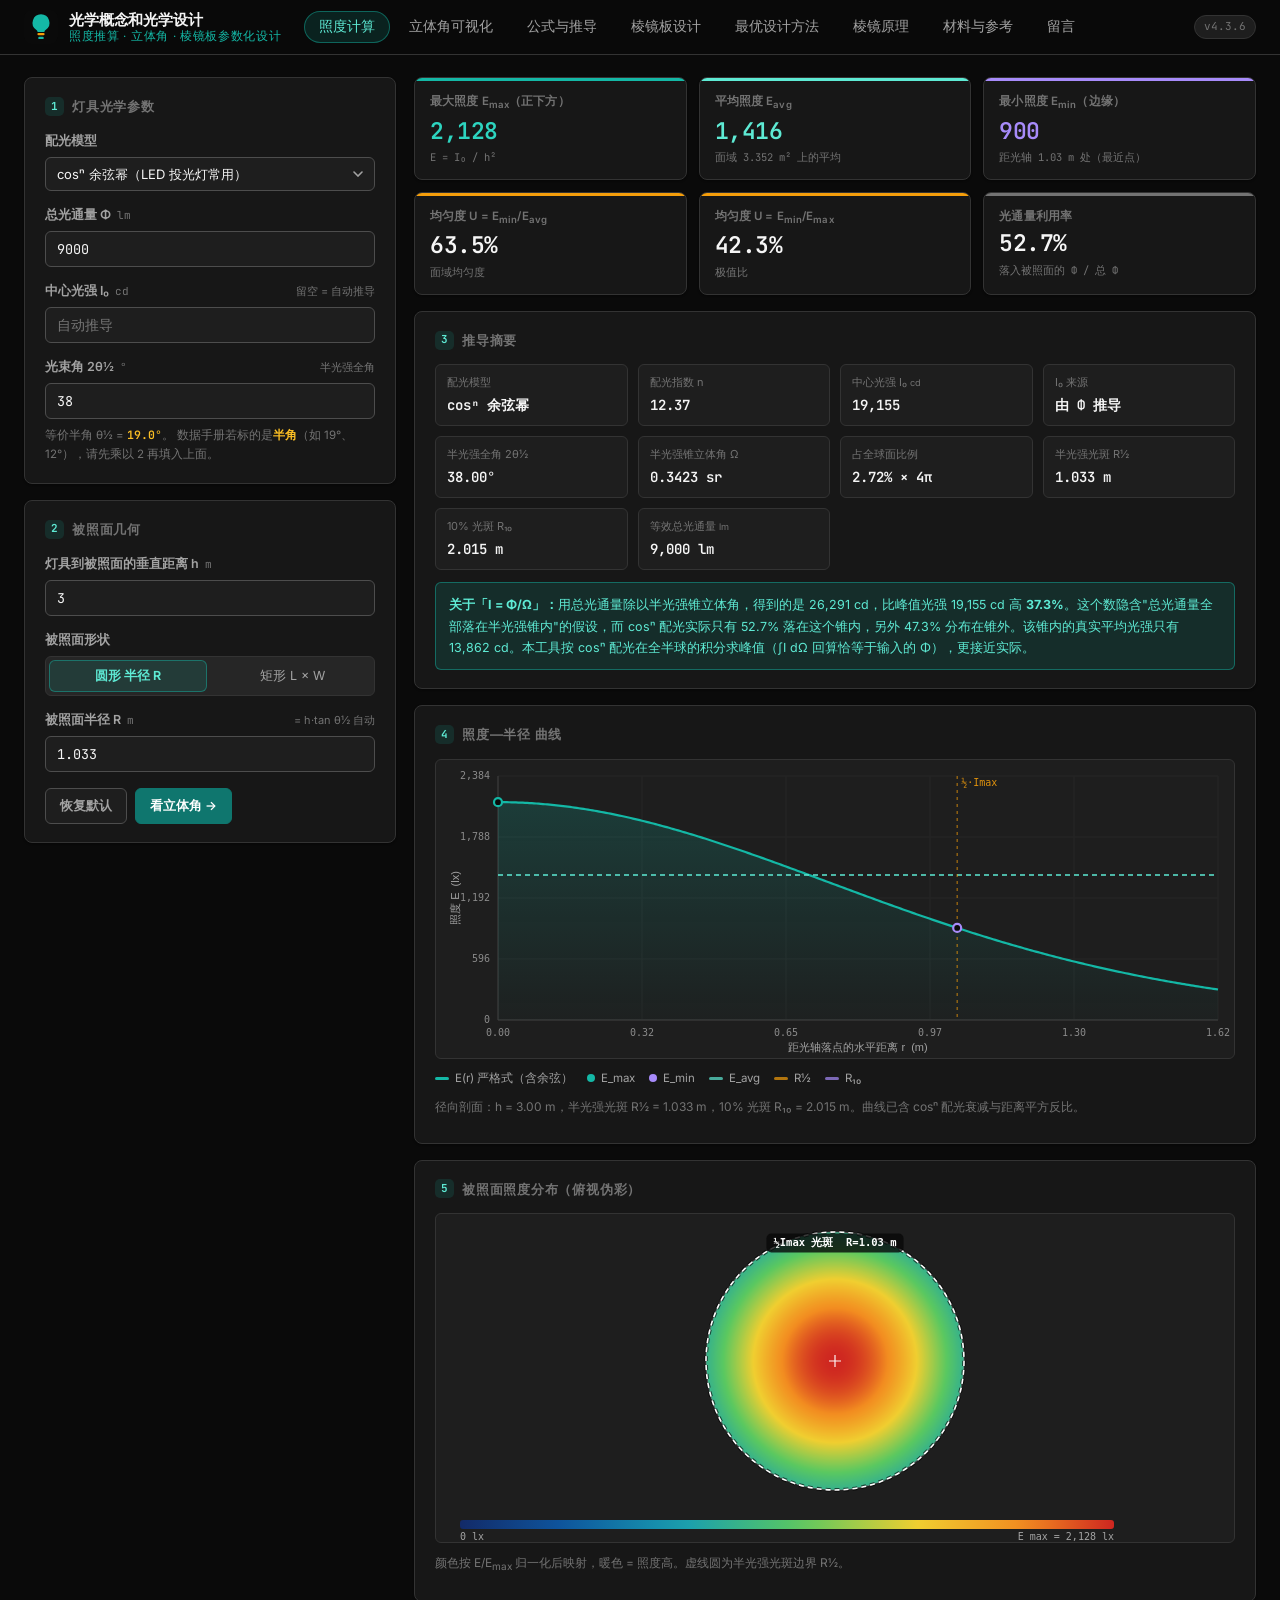
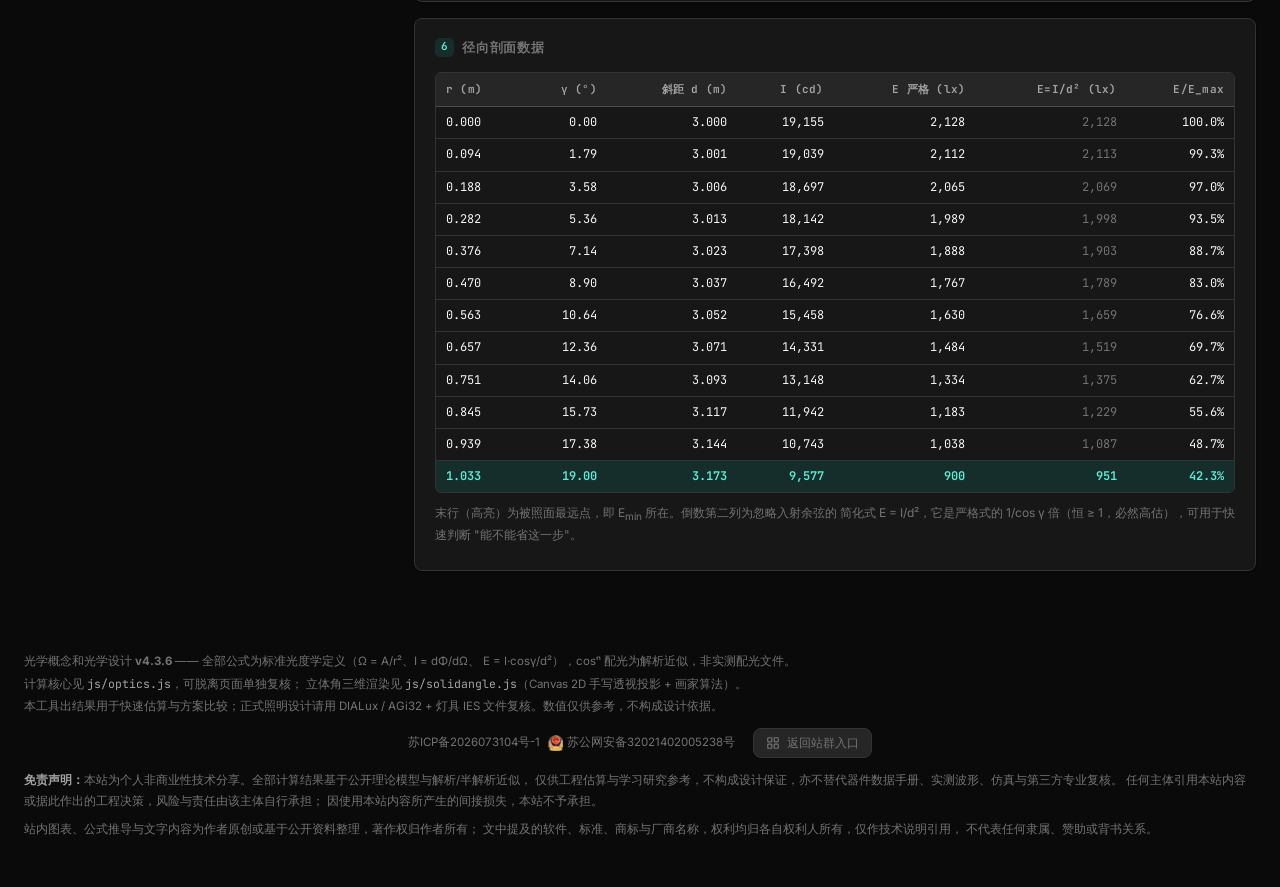
<file: index.html>
<!DOCTYPE html>
<html lang="zh-CN">
<head>
<meta charset="UTF-8">
<meta name="viewport" content="width=device-width, initial-scale=1.0">
<title>光学概念和光学设计 · 照度计算 / 立体角 / 棱镜板</title>
<!--
  favicon：此前本站既无此 link 标签、仓库里也没有图标文件，线上图标长期是浏览器默认。
  2026-09-29 补齐。造型 = 灯泡（本站真源图标 Lightbulb 的加粗填实版），与页头 .brand .logo 同源。
  2026-09-29 二次修订：初版画的是「凸透镜汇聚平行光」，与页头长期使用的灯泡并非同一物，
  现统一为同一套灯泡 path（用户要求 favicon 与首页标题主图标一致）。

  注意：本注释内**不得**出现「问号+v+等号」形式的字面量 —— tools/add-cache-buster.js
  会用全局正则剥掉一切该形式的片段再重加，注释里的会被一并吃掉、连累相邻标签被截断
  （2026-09-29 实测踩过：注释被截成半句、下面那行 link 标签整行消失）。
-->
<link rel="icon" type="image/svg+xml" href="favicon.svg?v=4.3.6">
<link rel="preconnect" href="https://fonts.googleapis.com">
<link rel="preconnect" href="https://fonts.gstatic.com" crossorigin>
<link href="https://fonts.googleapis.com/css2?family=Inter:wght@100..900&amp;family=JetBrains+Mono:wght@100..800&amp;display=swap" rel="stylesheet">
<link rel="stylesheet" href="styles.css?v=4.3.6">
</head>
<body>

<header class="topbar">
  <div class="brand">
    <span class="logo" aria-hidden="true">
      <!-- 灯泡：与本站 favicon.svg 完全同源，也是本站首页主图标（lucide lightbulb 的加粗填实版）。
           本站真源 icon=lightbulb，与主入口站 sites.json 一致。
           图形自带深底，容器不再另加渐变底，详见 styles.css 的 .brand .logo。 -->
      <svg viewBox="0 0 32 32">
        <rect width="32" height="32" rx="7" fill="#0a0a0a"/>
        <path d="M16 4 a8 8 0 0 1 4.6 14.5 c-.9.6-1.3 1.4-1.4 2.3 h-6.4 c-.1-.9-.5-1.7-1.4-2.3 A8 8 0 0 1 16 4 Z" fill="#14b8a6"/>
        <rect x="12.6" y="21.6" width="6.8" height="2.2" rx="1.1" fill="#f59e0b"/>
        <rect x="13.4" y="25.2" width="5.2" height="2.2" rx="1.1" fill="#14b8a6"/>
      </svg>
    </span>
    <div>
      <h1>光学概念和光学设计</h1>
      <p>照度推算 · 立体角 · 棱镜板参数化设计</p>
    </div>
  </div>
  <nav class="tabs">
    <button class="tab active" data-tab="calc">照度计算</button>
    <button class="tab" data-tab="solid">立体角可视化</button>
    <button class="tab" data-tab="theory">公式与推导</button>
    <button class="tab" data-tab="prism">棱镜板设计</button>
    <button class="tab" data-tab="opt">最优设计方法</button>
    <button class="tab" data-tab="know">棱镜原理</button>
    <button class="tab" data-tab="mats">材料与参考</button>
    <button class="tab" data-tab="fb">留言</button>
  </nav>
  <span class="ver app-version">v—</span>
</header>

<div class="wrap">

  <!-- ============================================================
       视图 1 —— 照度计算
  ============================================================ -->
  <div class="view active" id="view-calc">
    <div class="layout">

      <!-- 左：输入 -->
      <div class="sticky-col">
        <div class="card">
          <h2><span class="num">1</span>灯具光学参数</h2>

          <div class="field">
            <label for="model">配光模型</label>
            <select id="model">
              <option value="cosN">cosⁿ 余弦幂（LED 投光灯常用）</option>
              <option value="uniform">均匀锥配光（理想简化）</option>
            </select>
          </div>

          <div class="field">
            <label for="flux">总光通量 Φ <span class="unit">lm</span></label>
            <input id="flux" type="number" value="9000" min="1" step="100">
          </div>

          <div class="field">
            <label for="imax">中心光强 I₀ <span class="unit">cd</span><em>留空 = 自动推导</em></label>
            <input id="imax" type="number" placeholder="自动推导" min="0" step="50">
          </div>

          <div class="field">
            <label for="beam">光束角 2θ½ <span class="unit">°</span><em>半光强全角</em></label>
            <input id="beam" type="number" value="38" min="1" max="179" step="1">
            <div class="mini-hint">
              等价半角 θ½ = <b id="beam-full">19.0°</b>。
              数据手册若标的是<b>半角</b>（如 19°、12°），请先乘以 2 再填入上面。
            </div>
          </div>
        </div>

        <div class="card">
          <h2><span class="num">2</span>被照面几何</h2>

          <div class="field">
            <label for="height">灯具到被照面的垂直距离 h <span class="unit">m</span></label>
            <input id="height" type="number" value="3" min="0.01" step="0.1">
          </div>

          <div class="field">
            <label>被照面形状</label>
            <!-- 单选组的标题用 <label> 是标不上的（label 只能关联单个控件）。
                 这里把组本身标成 radiogroup，读屏会先报「被照面形状」再报选项。 -->
            <div class="seg" role="radiogroup" aria-label="被照面形状">
              <label><input type="radio" name="shape" value="circle" checked>圆形 半径 R</label>
              <label><input type="radio" name="shape" value="rect">矩形 L × W</label>
            </div>
          </div>

          <div class="field" id="field-R">
            <label for="radius">被照面半径 R <span class="unit">m</span><em title="默认自动跟随半光强光斑半径 h·tan θ½；一旦手动修改，就不再被自动覆盖">= h·tan θ½ 自动</em></label>
            <input id="radius" type="number" value="1.033" min="0.001" step="0.001">
          </div>

          <div class="field hidden" id="field-rect">
            <label for="len">长 L × 宽 W <span class="unit">m</span></label>
            <div class="row">
              <input id="len" type="number" value="1.2" min="0.001" step="0.1">
              <span class="sep">×</span>
              <input id="wid" type="number" value="0.6" min="0.001" step="0.1">
            </div>
          </div>

          <div style="margin-top:16px;display:flex;gap:8px">
            <button class="btn" id="btn-reset-calc">恢复默认</button>
            <button class="btn solid" onclick="document.querySelector('.tab[data-tab=solid]').click()">看立体角 →</button>
          </div>
        </div>
      </div>

      <!-- 右：结果 -->
      <div>
        <div id="calc-warn" class="note warn hidden" style="margin-top:0;margin-bottom:14px"></div>
        <div id="render-warn" class="note warn hidden" style="margin-top:0;margin-bottom:14px"></div>

        <div class="stats">
          <div class="stat hero">
            <span class="k">最大照度 E<sub>max</sub>（正下方）</span>
            <span class="v" id="st-emax-v">—</span>
            <span class="s">E = I₀ / h²</span>
          </div>
          <div class="stat avg">
            <span class="k">平均照度 E<sub>avg</sub></span>
            <span class="v" id="st-eavg-v">—</span>
            <span class="s" id="st-eavg-s">—</span>
          </div>
          <div class="stat low">
            <span class="k">最小照度 E<sub>min</sub>（边缘）</span>
            <span class="v" id="st-emin-v">—</span>
            <span class="s" id="st-emin-s">—</span>
          </div>
          <div class="stat uni">
            <span class="k">均匀度 U = E<sub>min</sub>/E<sub>avg</sub></span>
            <span class="v" id="st-uavg-v">—</span>
            <span class="s">面域均匀度</span>
          </div>
          <div class="stat uni">
            <span class="k">均匀度 U = E<sub>min</sub>/E<sub>max</sub></span>
            <span class="v" id="st-umax-v">—</span>
            <span class="s">极值比</span>
          </div>
          <div class="stat flux">
            <span class="k">光通量利用率</span>
            <span class="v" id="st-util-v">—</span>
            <span class="s">落入被照面的 Φ / 总 Φ</span>
          </div>
        </div>

        <div class="card">
          <h2><span class="num">3</span>推导摘要</h2>
          <div class="summary">
            <div class="item"><span class="k">配光模型</span><span class="v" id="sum-model">—</span></div>
            <div class="item"><span class="k">配光指数 n</span><span class="v" id="sum-n">—</span></div>
            <div class="item"><span class="k">中心光强 I₀ <small>cd</small></span><span class="v" id="sum-imax">—</span></div>
            <div class="item"><span class="k">I₀ 来源</span><span class="v" id="sum-imaxsrc">—</span></div>
            <div class="item"><span class="k">半光强全角 2θ½</span><span class="v" id="sum-ghalf">—</span></div>
            <div class="item"><span class="k">半光强锥立体角 Ω</span><span class="v" id="sum-omega">—</span></div>
            <div class="item"><span class="k">占全球面比例</span><span class="v" id="sum-omegapct">—</span></div>
            <div class="item"><span class="k">半光强光斑 R½</span><span class="v" id="sum-r50">—</span></div>
            <div class="item"><span class="k">10% 光斑 R₁₀</span><span class="v" id="sum-r10">—</span></div>
            <div class="item"><span class="k">等效总光通量 <small>lm</small></span><span class="v" id="sum-fluxcheck">—</span></div>
          </div>
          <div id="calc-note" class="note info"></div>
        </div>

        <div class="card">
          <h2><span class="num">4</span>照度—半径 曲线</h2>
          <div class="canvas-box" style="height:300px">
            <canvas id="canvas-curve"></canvas>
          </div>
          <div class="legend">
            <span><i style="background:var(--c-curve)"></i>E(r) 严格式（含余弦）</span>
            <span><i class="dot" style="background:var(--c-emax)"></i>E_max</span>
            <span><i class="dot" style="background:var(--c-emin)"></i>E_min</span>
            <span><i style="background:var(--c-eavg);opacity:.7"></i>E_avg</span>
            <span><i style="background:var(--c-r50);opacity:.7"></i>R½</span>
            <span><i style="background:var(--c-r10);opacity:.7"></i>R₁₀</span>
          </div>
          <p style="margin-top:10px;font-size:12px;color:var(--text-3)" id="curve-caption"></p>
        </div>

        <div class="card">
          <h2><span class="num">5</span>被照面照度分布（俯视伪彩）</h2>
          <div class="canvas-box" style="height:330px">
            <canvas id="canvas-heat"></canvas>
          </div>
          <p style="margin-top:10px;font-size:12px;color:var(--text-3)">
            颜色按 E/E<sub>max</sub> 归一化后映射，暖色 = 照度高。虚线圆为半光强光斑边界 R½。
          </p>
        </div>

        <div class="card">
          <h2><span class="num">6</span>径向剖面数据</h2>
          <div class="table-wrap">
            <table>
              <thead>
                <tr>
                  <th>r (m)</th>
                  <th>γ (°)</th>
                  <th>斜距 d (m)</th>
                  <th>I (cd)</th>
                  <th>E 严格 (lx)</th>
                  <th>E=I/d² (lx)</th>
                  <th>E/E_max</th>
                </tr>
              </thead>
              <tbody id="tbody-profile"></tbody>
            </table>
          </div>
          <p style="margin-top:10px;font-size:12px;color:var(--text-3)">
            末行（高亮）为被照面最远点，即 E<sub>min</sub> 所在。倒数第二列为忽略入射余弦的
            简化式 E = I/d²，它是严格式的 1/cos γ 倍（恒 ≥ 1，必然高估），可用于快速判断
            "能不能省这一步"。
          </p>
        </div>
      </div>
    </div>
  </div>

  <!-- ============================================================
       视图 2 —— 立体角可视化
  ============================================================ -->
  <div class="view" id="view-solid">
    <div class="solid-layout">

      <div>
        <div class="card" style="padding:0;overflow:hidden">
          <div class="canvas-box canvas-3d" style="border:0;border-radius:0">
            <canvas id="sa-canvas"></canvas>
          </div>
        </div>
        <div class="card">
          <div class="legend" style="margin-top:0">
            <span><i style="background:var(--c-cap)"></i>球冠 —— 被锥截出的球面面积 A</span>
            <span><i style="background:var(--c-ring)"></i>微圆环 —— 带宽 dα 的环带 dA</span>
            <span><i style="background:var(--c-cone)"></i>锥面线 —— 光源到球冠边缘的母线</span>
            <span><i style="background:var(--c-axis)"></i>光轴</span>
          </div>
          <p style="margin-top:10px;font-size:12.5px;color:var(--text-2)">
            <b>拖动画面可自由旋转视角</b>；默认缓慢自转。把视角转到侧面，可以看到微圆环的
            半径就是 r·sinα（纬圆半径）、带宽是 r·dα —— 这就是
            <code style="font-family:var(--mono)">dA = 2πr²·sinα·dα</code> 里每一项的几何来源。
          </p>
        </div>
      </div>

      <div>
        <div class="card readout">
          <h2><span class="num">Ω</span>立体的立体角</h2>

          <div class="formula">
            Ω = ∫<sub>0</sub><sup>θ</sup> 2π·sinα·dα = <b>2π(1 − cos θ)</b>
          </div>

          <div class="slider-row" style="margin-bottom:16px">
            <span style="font-size:12.5px;color:var(--text-2);min-width:52px">半顶角 θ</span>
            <input type="range" id="sa-theta" min="1" max="89" step="0.5" value="19">
            <span class="slider-val" id="sa-theta-val">19°</span>
          </div>

          <div class="bigval">
            <span class="num" id="sa-omega-v">0.3423</span>
            <span class="u">sr</span>
          </div>
          <div class="bar"><i id="sa-bar" style="width:2.7%"></i></div>
          <div class="bar-label">
            占全球面 4π (12.5664 sr) 的 <b id="sa-pct-v">2.72%</b>
          </div>

          <div class="field">
            <label for="sa-flux">锥内光通量 Φ<sub>cone</sub> <span class="unit">lm</span></label>
            <input id="sa-flux" type="number" value="9000" min="0" step="100">
          </div>
          <div class="summary" style="grid-template-columns:1fr 1fr">
            <div class="item">
              <span class="k">锥内平均光强 Φ/Ω <small>cd</small></span>
              <span class="v" id="sa-imax-v">—</span>
            </div>
            <div class="item">
              <span class="k">全锥顶角 2θ</span>
              <span class="v" id="sa-theta-deg">38.0°</span>
            </div>
          </div>

          <div class="field" style="margin-top:14px">
            <label for="sa-ring">微圆环极角 α <span class="unit">= 微元的极角 θ</span></label>
            <div class="slider-row">
              <input type="range" id="sa-ring" min="1" max="89" step="0.5" value="10.5">
              <span class="slider-val" id="sa-ring-val">10.5°</span>
            </div>
          </div>
          <div class="field">
            <label for="sa-ringw">环带带宽 dα <span class="unit">= 微元的 dθ</span></label>
            <div class="slider-row">
              <input type="range" id="sa-ringw" min="0.5" max="20" step="0.5" value="3">
              <span class="slider-val" id="sa-ringw-val">3.0°</span>
            </div>
          </div>
          <div class="field">
            <label for="sa-phi">微元方位角 φ₀</label>
            <div class="slider-row">
              <input type="range" id="sa-phi" min="0" max="360" step="5" value="0">
              <span class="slider-val" id="sa-phi-val">0°</span>
            </div>
          </div>
          <div class="field">
            <label for="sa-dphi">微元方位跨度 dφ</label>
            <div class="slider-row">
              <input type="range" id="sa-dphi" min="2" max="90" step="1" value="20">
              <span class="slider-val" id="sa-dphi-val">20°</span>
            </div>
          </div>

          <div class="toggles" style="margin:6px 0 16px">
            <button class="tg" id="tg-cap">球冠</button>
            <button class="tg amber" id="tg-ring">微圆环</button>
            <button class="tg violet" id="tg-patch">微元方块</button>
            <button class="tg" id="tg-cone">锥面线</button>
            <button class="tg" id="tg-sphere">球面线框</button>
            <button class="tg" id="tg-rotate">自动旋转</button>
          </div>

          <div style="display:flex;gap:8px">
            <button class="btn" id="btn-sa-reset">复位视角</button>
            <button class="btn" id="btn-sa-sync">同步光束角</button>
          </div>
        </div>

        <div class="card">
          <h2><span class="num">dΩ</span>微圆环的立体角</h2>
          <div class="summary" style="grid-template-columns:1fr 1fr;gap:8px">
            <div class="item">
              <span class="k">精确值 Ω(α+dα/2)−Ω(α−dα/2)</span>
              <span class="v" id="sa-domega-exact">—</span>
            </div>
            <div class="item">
              <span class="k">近似 dΩ = 2π·sinα·dα</span>
              <span class="v" id="sa-domega-approx">—</span>
            </div>
            <div class="item">
              <span class="k">近似偏差</span>
              <span class="v" id="sa-domega-err">—</span>
            </div>
            <div class="item">
              <span class="k">当前 α / dα</span>
              <span class="v"><span id="sa-alpha-deg">19°</span> / <span id="sa-dalpha-deg">6°</span></span>
            </div>
          </div>
          <div class="deriv" style="margin-top:12px">
            半径为 r 的球面上，极角 α 处的纬圆半径是 <code>r·sinα</code>、周长是
            <code>2πr·sinα</code>；环带宽度是 <code>r·dα</code>。两者相乘得环带面积<br>
            <code>dA = 2πr²·sinα·dα</code><br>
            立体角 <code>dΩ = dA / r² = 2π·sinα·dα</code> —— 半径 r 被约掉，
            <b>立体角只与角度有关</b>。整个球冠积分即 <code>Ω = 2π(1 − cosθ)</code>。
            <br><br>
            把 dα 调大即可看到近似偏差如何上升：dα 需足够小，<code>2π·sinα·dα</code>
            才等于精确差值。
          </div>
        </div>
      </div>
    </div>

    <!-- ============ 第二行：平面轴截面图 + 推导过程 ============ -->
    <div class="solid-layout" style="margin-top:18px">

      <div>
        <div class="card">
          <h2><span class="num">§</span>平面轴截面图（过光轴的截面）</h2>
          <div class="canvas-box" style="height:430px">
            <canvas id="planar-canvas"></canvas>
          </div>
          <div class="legend" style="margin-top:12px">
            <span><i style="background:var(--c-cap)"></i>球冠弧（±θ）</span>
            <span><i style="background:var(--c-ring)"></i>微圆环轴截面（角宽 dα）</span>
            <span><i style="background:var(--c-lat)"></i>纬圆半径 r·sinα</span>
            <span><i style="background:var(--c-radius)"></i>半径 r</span>
            <span><i style="background:var(--c-axis)"></i>光轴</span>
          </div>
          <p style="margin-top:10px;font-size:12.5px;color:var(--text-2)">
            拖动上方的 θ、α、dα 滑块，本图与三维视图同步变化。
            图上每一项都与推导式里的符号一一对应：
            <b>绿线</b>是纬圆半径 <code>r·sinα</code>，
            <b>橙弧</b>是带宽 <code>r·dα</code>，
            两者相乘再乘周长 <code>2πr·sinα</code> 即为环带面积 <code>dA</code>。
            <br>
            其中绿色虚线是纬圈在<b>切面中的投影弦</b>，完整长度 <code>2r·sinα</code>；
            它把左右两端的橙色小弧连了起来——那两段弧其实是<b>同一个微圆环的两个截面</b>。
            轴上那一点到圆周的右半段，就是这个纬圈的半径 <code>r·sinα</code>。
          </p>
        </div>
      </div>

      <div>
        <div class="card">
          <h2><span class="num">∫</span>推导过程</h2>
          <ol class="steps" id="deriv-steps">
            <li>
              <div class="t">立体角的定义</div>
              <div class="f">Ω = A / r²&nbsp;&nbsp;<span style="color:var(--text-3)">[sr]</span></div>
              <div class="n">球面上面积 A 对球心张成的立体角。它是面积与半径平方之比，无量纲。</div>
            </li>
            <li>
              <div class="t">在极角 α 处取环带微元</div>
              <div class="f">纬圆半径 = r·sinα = <b id="dv-sin">—</b>&nbsp;r</div>
              <div class="f">纬圆周长 = 2πr·sinα = <b id="dv-circ">—</b>&nbsp;r</div>
              <div class="n">环带的走向是"绕光轴一圈"，所以取一圈的周长。</div>
            </li>
            <li>
              <div class="t">环带的宽度（沿母线方向）</div>
              <div class="f">带宽 = r·dα&nbsp;&nbsp;其中 dα = <b id="dv-da">—</b>&nbsp;rad</div>
              <div class="n">球面上沿大圆的弧长 = 半径 × 角宽。dα 取得越小，环带越窄、近似越准。</div>
            </li>
            <li>
              <div class="t">环带面积 = 周长 × 带宽</div>
              <div class="f">dA = 2πr·sinα · r·dα = <b>2πr²·sinα·dα</b></div>
              <div class="f">（取 r = 1 归一化）dA = <b id="dv-dA">—</b></div>
              <div class="n">2πr·sinα 是"圈长"，r·dα 是"圈宽"，相乘即这一圈的面积。</div>
            </li>
            <li>
              <div class="t">除以 r²，得到立体角微元</div>
              <div class="f">dΩ = dA / r² = <b>2π·sinα·dα</b></div>
              <div class="f">dΩ = <b id="dv-dOm">—</b>&nbsp;sr</div>
              <div class="n"><b>r 被完全约掉</b> —— 立体角只由角度决定，与球半径无关。这正是它能描述"方向分布"的原因。</div>
            </li>
            <li>
              <div class="t">从 α = 0 积分到 α = θ</div>
              <div class="f">Ω = ∫<sub>0</sub><sup>θ</sup> 2π·sinα dα = 2π·[−cosα]<sub>0</sub><sup>θ</sup></div>
              <div class="f">= 2π(1 − cosθ)</div>
              <div class="n">这一整步的几何含义：把所有"圈"从球冠顶点累加到边缘，就拼出了整个球冠。</div>
            </li>
            <li>
              <div class="t">代入当前 θ</div>
              <div class="f">Ω = 2π(1 − cos <b id="dv-theta">—</b>°) = <b id="dv-omega">—</b>&nbsp;sr</div>
              <div class="f">占全球面 4π = <b id="dv-pct">—</b></div>
              <div class="n">
                数值自检：差分精确值 <b id="dv-exact">—</b>，微分近似 2π·sinα·dα = <b id="dv-approx">—</b>，
                相对偏差 <b id="dv-err">—</b>。dα → 0 时偏差趋于 0。
              </div>
            </li>
          </ol>
        </div>
      </div>
    </div>

    <!-- ============ 第三行：微元方块（弯曲矩形）+ 二重积分 ============ -->
    <div class="solid-layout" style="margin-top:18px">

      <div>
        <div class="card">
          <h2><span class="num">dA</span>球面微元方块（弯曲矩形，放大）</h2>
          <div class="canvas-box" style="height:320px">
            <canvas id="patch-canvas"></canvas>
          </div>
          <div class="legend" style="margin-top:12px">
            <span><i style="background:var(--c-theta)"></i>θ 方向边（沿经线）R·dθ</span>
            <span><i style="background:var(--c-phi)"></i>φ 方向边（沿纬圈）R·sinθ·dφ</span>
          </div>
          <p style="margin-top:10px;font-size:12.5px;color:var(--text-2)">
            把球面上 (θ, φ) 附近的一个微元单独放大。注意两条边的弯曲程度<b>不一样</b>：
            θ 方向的边走的是半径 R 的大圆，几乎笔直；φ 方向的边走的是半径 R·sinθ 的纬圈，
            明显更弯。<b>这条边长差就是 sinθ 因子的几何来源</b>——离光轴越近，纬圈越小，
            φ 方向的边长越短，到极点归零。
            <span id="patch-caption" style="display:block;margin-top:8px;color:var(--amber-ink)"></span>
          </p>
        </div>
      </div>

      <div>
        <div class="card">
          <h2><span class="num">∫∫</span>推导过程 · 球面微元二重积分</h2>
          <div class="note info" style="margin:0 0 14px">
            <b>记号说明：</b>本页三维图与平面图把"微元所在极角"记作 <b>α</b>、
            把"锥的半顶角"记作 <b>θ</b>。下面沿用常见教材写法，把<b>极角直接记作 θ</b>、
            方位角记作 <b>φ</b>，积分上限即锥的半顶角。两种写法完全等价：<b>α ↔ θ</b>。
          </div>
          <ol class="steps" id="deriv2-steps">
            <li>
              <div class="t">在球面上取一个"弯曲矩形"微元</div>
              <div class="n">过球心作两条经线（夹角 dφ）和两条纬线（夹角 dθ），它们在球面上围出一个小四边形。球面是弯的，所以四条边都是弧——这就是它叫"弯曲矩形"的原因。</div>
              <div class="f">沿 θ 方向边长 = R·dθ = <b id="dq-a">—</b></div>
              <div class="f">沿 φ 方向边长 = R·sinθ·dφ = <b id="dq-b">—</b></div>
            </li>
            <li>
              <div class="t">为什么 φ 方向的边长要乘 sinθ</div>
              <div class="n">φ 方向是"绕光轴转一圈"的方向，它走的那一圈是纬圈，而<b>纬圈半径是 R·sinθ，不是 R</b>。θ 越小（越靠近光轴）纬圈越小，边长越短；θ = 0 时纬圈缩成一个点，边长归零——所以极点附近没有面积。</div>
              <div class="f">纬圈半径 = R·sinθ = <b id="dq-sin">—</b>&nbsp;R</div>
            </li>
            <li>
              <div class="t">微元面积 = 两条边长相乘</div>
              <div class="f">dA = (R·dθ)(R·sinθ·dφ) = <b>R²·sinθ·dθ·dφ</b></div>
              <div class="f">（取 R = 1 归一化）dA = <b id="dq-dA">—</b></div>
            </li>
            <li>
              <div class="t">除以 R²，得立体角微元</div>
              <div class="f">dΩ = dA / R² = <b>sinθ·dθ·dφ</b></div>
              <div class="f">dΩ = <b id="dq-dOm">—</b>&nbsp;sr</div>
              <div class="n"><b>R² 被完全约掉</b>，立体角元素里只剩纯角度量，与球的大小无关。</div>
            </li>
            <li>
              <div class="t">对整个球冠做二重积分</div>
              <div class="f">Ω = ∫<sub>0</sub><sup>2π</sup> ∫<sub>0</sub><sup>θₘ</sup> sinθ·dθ·dφ</div>
              <div class="n">θ 是极角（0 → 锥的半顶角 θₘ），φ 是方位角（0 → 2π，绕光轴整整一圈）。</div>
            </li>
            <li>
              <div class="t">先对 φ 积分</div>
              <div class="f">∫<sub>0</sub><sup>2π</sup> dφ = <b>2π</b></div>
              <div class="f">Ω = 2π ∫<sub>0</sub><sup>θₘ</sup> sinθ·dθ</div>
              <div class="n">这一步的几何含义就是把"弯曲矩形"沿 φ 方向首尾相接、拼成一整圈环带，于是二重积分退化成一重积分——<b>这正是上面"环带积分"法的来历</b>。两法同源。</div>
            </li>
            <li>
              <div class="t">再对 θ 积分</div>
              <div class="f">∫ sinθ·dθ = −cosθ</div>
              <div class="f">Ω = 2π·[−cosθ]<sub>0</sub><sup>θₘ</sup> = <b>2π(1 − cos θₘ)</b></div>
              <div class="n">与环带法得到的结果完全一致——这是一次独立的交叉验证。</div>
            </li>
            <li>
              <div class="t">代入当前半顶角</div>
              <div class="f">θₘ = <b id="dq-theta">—</b>°，cos θₘ = <b id="dq-cos">—</b></div>
              <div class="f">Ω = 2π(1 − <b id="dq-cos2">—</b>) = <b id="dq-omega">—</b>&nbsp;sr</div>
              <div class="f">占全球面 4π = <b id="dq-pct">—</b></div>
              <div class="n">边界自检：θₘ = 90° → cos = 0 → Ω = 2π（半球）；θₘ = 180° → cos = −1 → Ω = 4π（整球）。与立体角的取值范围吻合。</div>
            </li>
          </ol>
          <div class="note info" style="margin-top:14px">
            <b>数值自检 · 微分近似有多准：</b>该微元的精确立体角有闭式解
            <br><code style="font-family:var(--mono)">Ω = Δφ · (cos θ₁ − cos θ₂)</code>
            &nbsp;（θ₁、θ₂ 为微元的两个边界极角）
            <br>精确值 = <b id="dq-exact">—</b> sr；微分近似 <code>sinθ·dθ·dφ</code> = <b id="dq-dOm2">—</b> sr；
            相对偏差 <b id="dq-err">—</b>。
            <br>
            本工具把微元<b>取在 θ 区间中点</b>，因此微分近似是<b>二阶精度</b>：
            即使把 dθ 拉到 20°，偏差仍 &lt; 1%。若把微元取在区间<b>起点</b>（不少资料的写法），
            精度退化成一阶——同一组参数下偏差会掉到 −10%（dθ = 8°）、
            甚至 −70%（θ 很小且 dθ 很大时）。把 dθ 滑块拉大即可亲眼看到偏差如何变化。
          </div>
          <div class="note warn" style="margin-top:14px">
            <b>为什么方块法才是"最一般"的形式：</b>圆环法暗含了一个前提——配光绕光轴<b>旋转对称</b>，
            所以才能先把 φ 积成 2π。一旦配光不是圆的（例如<b>矩形配光</b>的洗墙灯、方形泛光灯），
            光斑在 (θ, φ) 平面上不是一块"球冠"，而是任意形状的区域，圆环法直接失效；
            而方块法只需把二重积分的上下限换成该区域的边界即可：
            <br><code style="font-family:var(--mono)">Ω = ∬<sub>区域</sub> sinθ·dθ·dφ</code>
            <br>本页的照度计算器目前只支持<b>旋转对称</b>配光（cosⁿ 模型），
            所以矩形配光灯具请勿直接套用——需要按上面这个二重积分另算。
          </div>
        </div>
      </div>
    </div>
  </div>

  <!-- ============================================================
       视图 3 —— 公式与推导
  ============================================================ -->
  <div class="view" id="view-theory">
    <div class="card theory">

      <section>
        <h3><span class="n">1</span>光强 · 光通量 · 立体角</h3>
        <p>三者是光度学的定义性关系，没有"推导"，只有定义：</p>
        <div class="eq">
          立体角   Ω = A / r²        单位 sr（球面度）
          <br>光通量   Φ = ∫ I dΩ        单位 lm（流明）
          <br>光强     I = dΦ / dΩ      单位 cd = lm/sr
        </div>
        <p>
          立体角是无量纲量的平方比，所以 1 sr 相当于"从球心看过去、面积等于半径平方的那块球面"。
          整球 = 4π ≈ 12.5664 sr，半球 = 2π ≈ 6.2832 sr。
        </p>
        <p>圆锥（半顶角 θ）截出的球冠所张立体角：</p>
        <div class="eq">
          Ω = ∫<sub>0</sub><sup>θ</sup> 2π·sinα·dα = 2π(1 − cos θ)
        </div>
        <p>
          推导：球面上极角 α 处的纬圆周长是 2πr·sinα，环带宽度是 r·dα，
          故环带面积 dA = 2πr²·sinα·dα；除以 r² 得 dΩ = 2π·sinα·dα，积分即得。
          <b>r 被完全约掉</b>——这是立体角"只看方向、不看距离"的本质。
        </p>

        <h4 style="margin:20px 0 8px;font-size:13.5px;color:var(--primary-ink)">
          等价写法：球面微元（弯曲矩形）+ 二重积分
        </h4>
        <p>
          上面那种算法是"先对 φ 积分、把微元拼成一整圈环带"。也可以不拼，
          直接在球面上取一个二维微元算——这就是常见的教材写法，更基本也更直观：
        </p>
        <div class="eq">
          在 (θ, φ) 处取微元：两条边分别是沿经线的一段弧与沿纬圈的一段弧
          <br><br>沿 θ 方向边长 = R·dθ          <span class="c">（走半径 R 的大圆）</span>
          <br>沿 φ 方向边长 = R·sinθ·dφ     <span class="c">（走半径 R·sinθ 的纬圈）</span>
          <br><br>dA = (R·dθ)(R·sinθ·dφ) = R²·sinθ·dθ·dφ
          <br>dΩ = dA / R² = sinθ·dθ·dφ        <span class="c">（R² 约掉）</span>
        </div>
        <p><b>为什么 φ 方向要乘 sinθ：</b>φ 方向是绕光轴转的方向，它走的圈是纬圈，
          而纬圈半径是 R·sinθ 而不是 R。θ → 0（靠近光轴极点）时纬圈缩成一点，
          该方向边长归零——所以极点附近没有贡献面积。</p>
        <p>对球冠做二重积分（θ：0 → 半顶角 θₘ；φ：0 → 2π）：</p>
        <div class="eq">
          Ω = ∫<sub>0</sub><sup>2π</sup> ∫<sub>0</sub><sup>θₘ</sup> sinθ·dθ·dφ
          <br>&nbsp;&nbsp;&nbsp;= ∫<sub>0</sub><sup>2π</sup> dφ · ∫<sub>0</sub><sup>θₘ</sup> sinθ·dθ
          <br>&nbsp;&nbsp;&nbsp;= 2π · [−cosθ]<sub>0</sub><sup>θₘ</sup>
          <br>&nbsp;&nbsp;&nbsp;= <b>2π(1 − cos θₘ)</b>
        </div>
        <p>
          先积 φ 得到 2π —— 这一步的几何含义就是"把弯曲矩形沿 φ 方向首尾相接拼成一整圈环带"，
          二重积分退化成一重积分。所以<b>环带法与二重积分法同源</b>，只是积分次序不同。
          本工具首页给出两条路径，可作为彼此的交叉验证。
        </p>
        <div class="note info">
          <b>记号提醒：</b>立体角可视化页的 3D 图与平面轴截面图把"微元所在极角"记作 α、
          "锥的半顶角"记作 θ；上面这套二重积分写法把极角直接记作 θ、方位角记作 φ、
          半顶角记作 θₘ。两者是同一个量的不同记号：<b>α ↔ θ</b>。
        </div>
      </section>

      <section>
        <h3><span class="n">2</span>半光强光束角 → 配光曲线指数</h3>
        <p>
          <b>记号约定：</b>γ 表示"光线与光轴的夹角"这个<b>变量</b>；
          <b>θ½</b> 表示<b>半光强半角</b>——光强降到峰值 50% 处与光轴的夹角；
          <b>2θ½</b> 表示<b>半光强全角</b>——两个 50% 方向之间的夹角，
          也就是数据手册上写的"光束角"，它是 θ½ 的两倍。
          本工具按行业惯例直接接收<b>全角 2θ½</b>，内部除以 2 换算为 θ½ 参与计算。
        </p>
        <p>用余弦幂模型逼近配光（LED 投光灯最常用的解析近似）：</p>
        <div class="eq">
          I(γ) = I_max · cos<sup>n</sup> γ
          <br>cos<sup>n</sup>(θ½) = 0.5  ⟹  n = ln 0.5 / ln(cos θ½)
        </div>
        <p>
          例：手册标"光束角 38°"实为全角 ⟹ θ½ = 19° ⟹ n = ln0.5 / ln(cos19°) = <b>12.3728</b>
          （cos<sup>12.3728</sup>19° = 0.500000，定义自洽）。
          θ½ 越小，n 越大，配光越集中。
        </p>
        <div class="note info">
          <b>限制：</b>cosⁿ 是单参数解析近似，只能保证在 θ½ 处准确降到 50%。
          真实灯具的配光曲线需查 <b>IES / LDT 配光文件</b> 或实测光强分布，
          本工具不替代配光文件。
        </div>
      </section>

      <section>
        <h3><span class="n">3</span>由总光通量求中心光强（关键一步）</h3>
        <p>cosⁿ 配光在半球内的积分闭式：</p>
        <div class="eq">
          Φ = ∫<sub>0</sub><sup>2π</sup>∫<sub>0</sub><sup>π/2</sup> I₀ cos<sup>n</sup>γ · sinγ dγ dφ
             = 2π·I₀ / (n + 1)
          <br><br>⟹  I₀ = Φ (n + 1) / (2π)
        </div>
        <p>
          以 Φ = 9000 lm、θ½ = 19°（n = 12.3728，n+1 = 13.3728）代入：
          I₀ = 9000 × 13.3728 / 6.283185 ≈ <b>19 155 cd</b>。
        </p>
        <div class="note warn">
          <b>直谏：Φ/Ω ≠ 中心光强。</b>
          很多资料（含本工具参考的演示图）直接写 I = Φ/Ω，把总光通量除以半光强锥立体角
          Ω = 0.34232 sr 得到 <b>26 291 cd</b>。这个数比真实峰值 19 155 cd 高 <b>37.2%</b>，
          因为它隐含了"全部光通量都落在半光强锥内"的假设——实际上 cosⁿ 配光只有
          <b>52.72%</b> 的光通量在这个锥内，另外 47.28% 分布在锥外。
          Φ/Ω 算出的是"假想均匀分布时的锥内平均光强"，该锥内的真实平均光强其实只有
          <b>13 862 cd</b>。用 Φ/Ω 反推照度会系统性高估。
        </div>
      </section>

      <section>
        <h3><span class="n">4</span>点光源照度：平方反比 + 余弦定律</h3>
        <p>灯具到被照面上某点的斜距为 d，光线与被照面法线夹角为 γ：</p>
        <div class="eq">
          E = I(γ) · cos γ / d²        <span class="c">（点光源照度公式）</span>
        </div>
        <p>
          被照面水平、灯具垂直向下、到面距离 h，面上某点距光轴落点水平距离 r，则
          d = √(h² + r²)、cos γ = h/d。代入 cosⁿ 配光：
        </p>
        <div class="eq">
          E(r) = I₀ · h<sup>n+1</sup> / (h² + r²)<sup>(n+3)/2</sup>
          <br><br>r = 0（正下方）⟹  E<sub>max</sub> = I₀ / h²
        </div>
        <div class="note">
          E(r) 关于 r <b>严格单调递减</b>（分母指数 3&nbsp;>&nbsp;0），
          所以被照面上离光轴最远的点就是 E<sub>min</sub>：
          圆形取边缘 r = R；矩形取角点 r = √((L/2)² + (W/2)²)。
          <br>
          注意：<b>E = I/d² 是错的</b>（除非被照面处处垂直于光线）。它是严格式的
          1/cos γ 倍，恒 ≥ 1，即必然高估；γ 越大偏差越快发散（γ = 60° 时已高估一倍）。
          本工具在剖面表里单列了这一列供对照。
        </div>
      </section>

      <section>
        <h3><span class="n">5</span>面域平均照度——不是取样平均</h3>
        <p>
          E<sub>avg</sub> 的正确定义是<b>该面域接收到的总光通量除以面积</b>，
          而不是取几个点算术平均（那样会严重偏大）：
        </p>
        <div class="eq">
          E<sub>avg</sub> = Φ<sub>A</sub> / A
        </div>
        <p><b>圆形面域</b>（半径 R，中心在光轴正下方）：圆盘张开的半顶角 γ<sub>R</sub> = arctan(R/h)，落在盘上的光通量等于该锥内的光通量：</p>
        <div class="eq">
          Φ<sub>A</sub> = 2π I₀ [1 − cos<sup>n+1</sup>γ<sub>R</sub>] / (n + 1)
          <br>E<sub>avg</sub> = Φ<sub>A</sub> / (πR²)
        </div>
        <p><b>矩形面域</b>：无闭式解，本工具用 200×200 中点法数值积分
          Φ<sub>A</sub> = Σ E(x,y)·ΔA。</p>
        <p>
          <b>均匀度</b>：U<sub>max</sub> = E<sub>min</sub>/E<sub>max</sub>，
          U<sub>avg</sub> = E<sub>min</sub>/E<sub>avg</sub>。
          国标道路/体育照明常用 U<sub>avg</sub> 口径，需注明是哪一个。
        </p>
      </section>

      <section>
        <h3><span class="n">6</span>默认算例（可用于交叉验算）</h3>
        <div class="eq">
          输入：Φ = 9000 lm，光束角 2θ½ = 38°（即半角 θ½ = 19°，n = 12.3728），h = 3 m，
                被照面 = 圆盘 R = h·tan19° = 1.0330 m，Ω(19°) = 0.34232 sr
          <br><br>I₀      = Φ(n+1)/(2π) = 9000×13.3728/6.283185 = 19 155 cd
          <br>E_max   = 19155 / 3²                    = 2 128 lx
          <br>E_min   = 边缘 γ = 19°，I = 9578 cd，d = 3.1730 m
          <br>        = 9578 × 0.94552 / 10.0677     = 899.5 lx
          <br>Φ_A     = 2π×19155×[1 − cos<sup>13.3728</sup>19°]/13.3728 = 4 745 lm
          <br>        （占 52.72%，即锥外还有 4 255 lm）
          <br>E_avg   = 4745 / (π×1.0330²)          = 1 415.5 lx
          <br>U(E_min/E_max) = 42.3%   U(E_min/E_avg) = 63.5%
          <br>光通量利用率     = 4745 / 9000 = 52.7%
          <br><br>对照：若误用 I₀ = Φ/Ω = 26 291 cd，则 E_max 会算成 2 921 lx（高估 37.2%）
        </div>
        <p>
          注意 E_min/E_max 只有 42%：尽管边缘点光强已降到峰值一半（照 50% 定标），
          再叠加 cos γ = 0.9455 的余弦衰减与更远的斜距，照度就掉到 42%。
          这解释了为什么窄光束投光灯要"多灯叠加"才能拿到好看的面域均匀度。
        </p>
      </section>

      <section>
        <h3><span class="n">7</span>模型边界（诚实声明）</h3>
        <ul class="tight">
          <li><b>点光源近似</b>：要求受照距离 ≥ 5 倍发光面尺寸。近距离（＜1 m）大面阵灯具误差显著，应改用面光源或实测配光。</li>
          <li><b>单一灯具</b>：不叠加多灯，不含墙面/顶棚的相互反射。</li>
          <li><b>无遮挡</b>：不考虑灯具自身遮挡、灯罩、遮光罩、被照物阴影。</li>
          <li><b>被照面水平且垂直于光轴</b>：不支持倾斜灯具（下照角 ≠ 90°）或竖直墙面。</li>
          <li><b>配光为解析近似</b>：cosⁿ 单参数模型，不能复现真实配光的非对称性、旁瓣溢出光。</li>
          <li><b>配光必须旋转对称</b>：cosⁿ 模型绕光轴各向同性，因此只能处理圆形光斑。
              若灯具是<b>矩形/方形配光</b>（洗墙灯、方形泛光灯等），光斑在 (θ, φ) 平面上不是球冠，
              Φ = 2π∫I dγ 与 Ω = 2π(1−cosθ) 这两步都不成立，必须改用
              <code style="font-family:var(--mono)">Ω = ∬<sub>区域</sub> sinθ·dθ·dφ</code>
              在非圆形区域上积分，并同步改掉光通量积分。本工具不覆盖此情形。</li>
          <li><b>不含维护系数</b>：实际设计需再乘 LLD（光源光衰）× LDD（灯具积尘）× 其他损失系数，通常取 0.7~0.8。</li>
          <li><b>不含法规判定</b>：是否满足照度标准（如 GB 50034、CJJ 45）需另按标准核对，本工具只给计算值。</li>
        </ul>
      </section>

    </div>
  </div>

<!-- ============================================================
     视图 4 —— 棱镜板设计
     由 MLA_Prism.html 并入。Three.js 与 OrbitControls 已本地化到
     js/vendor-*.js（原文件走 CDN，离线/被墙时白屏）。
     画布高度约束在 .prism-stage，避免原文件"容器未布局就初始化
     WebGL"导致画布停在 20px 高的问题。
============================================================ -->
<div class="view" id="view-prism">
  <div class="prism-layout">

    <!-- 左：参数 -->
    <div>
      <div class="card">
        <div class="mode-switch">
          <button class="mode-btn active" data-mode="1d">一维棱镜（肋）</button>
          <button class="mode-btn" data-mode="2d">二维棱镜（六形）</button>
        </div>

        <h2><span class="num">1</span>阵列参数 <span class="unit">mm</span></h2>

        <div id="params_1d">
          <div class="field">
            <label for="p_shape">shape 肋条截面形状</label>
            <select id="p_shape">
              <option value="tri" selected>三角形肋（V 型）</option>
              <option value="trap">梯形肋（平顶 / 截头）</option>
              <option value="cyl">半圆柱脊（柱面微透镜）</option>
              <option value="saw">锯齿肋（非对称斜肋）</option>
              <option value="sine">正弦波脊</option>
              <option value="para">抛物面脊</option>
            </select>
            <p class="param-hint" id="p_shape_hint"></p>
          </div>
          <div class="field" id="p_top_field" style="display:none">
            <label for="p_top">top ratio 顶面半宽占比 k <span class="unit">0–0.95</span></label>
            <input id="p_top" type="number" step="0.05" min="0" max="0.95" value="0.35">
            <p class="param-hint">平顶半宽 = k·b。k = 0 即普通三角肋；k 越大越接近平条
              （平顶不参与角度变换，只增加脱模余量与耐刮面积）。</p>
          </div>
          <div class="field">
            <label for="p_pitch">pitch 齿距 <span class="unit">mm</span></label>
            <input id="p_pitch" type="number" step="0.01" value="1.0">
            <p class="param-hint">相邻两齿中心线的间距（周期）。齿底宽 2b 之外的
              <b>pitch − 2b</b> 是齿间平台。</p>
          </div>
          <div class="field">
            <label for="p_height">height 齿高 <span class="unit">mm</span></label>
            <input id="p_height" type="number" step="0.01" value="0.25">
            <p class="param-hint">齿顶相对齿根的高度 h（肋的起伏幅度）。</p>
          </div>
          <div class="field">
            <label for="p_angle" id="p_angle_label">apex angle 顶角 <span class="unit">°</span></label>
            <input id="p_angle" type="number" step="0.5" value="60">
            <p class="param-hint" id="p_angle_hint">齿顶处两条齿面之间的夹角 α，是<b>全角</b>
              （不是半角 α/2，也不是斜面与底面的夹角）。齿半底宽
              <b>b = h·tan(α/2)</b>，齿底宽 2b。</p>
          </div>
          <div class="field">
            <label for="p_base">base thickness 基底厚 <span class="unit">mm</span></label>
            <input id="p_base" type="number" step="0.01" value="0.20">
            <p class="param-hint">齿根以下的平板厚度 t。</p>
          </div>
          <div class="field">
            <label for="p_radius">radius 圆角 <span class="unit">mm</span></label>
            <input id="p_radius" type="number" step="0.005" value="0.02">
            <p class="param-hint">齿顶与齿根过渡圆弧的<b>半径 R</b>——是<b>长度</b>
              （mm），不是角度、不是弧度。受齿边长度限制：沿一条齿边，相邻两
              圆角的切线长之和不得超过该边长，故 R 超过约 0.45×边长后<b>不再
              生效</b>。实际生效值见下方「圆角 R（实际生效）」。</p>
          </div>
          <div class="field">
            <label for="p_teeth">teeth 齿数 N <span class="unit">个</span></label>
            <input id="p_teeth" type="number" step="1" min="1" value="20">
            <p class="param-hint">板宽 <b>W = N · pitch</b>。</p>
          </div>
          <div class="field">
            <label for="p_length">length 板长 <span class="unit">mm · 拉伸向</span></label>
            <input id="p_length" type="number" step="1" value="50">
            <p class="param-hint">沿齿长方向的拉伸长度 L。体积 = 截面积 × L。</p>
          </div>
        </div>

        <div id="params_2d" style="display:none">
          <div class="field">
            <label for="p2_shape">shape 微结构形状</label>
            <select id="p2_shape">
              <option value="pyramid" selected>四棱锥（正方形底）</option>
              <option value="frustum">台锥（截头四棱锥）</option>
              <option value="cone">圆锥（回转对称）</option>
              <option value="sphere">球冠 / 微透镜</option>
              <option value="parabola">抛物面帽</option>
              <option value="hexpyr">六棱锥（蜂窝密排）</option>
            </select>
            <p class="param-hint" id="p2_shape_hint"></p>
          </div>
          <div class="field" id="p2_top_field" style="display:none">
            <label for="p2_top">top ratio 顶面半宽占比 k <span class="unit">0–0.95</span></label>
            <input id="p2_top" type="number" step="0.05" min="0" max="0.95" value="0.35">
            <p class="param-hint">平顶半宽 = k·b，b = h/(tanα·(1−k))。k = 0 即普通
              四棱锥；k 越大越接近平板（平顶不参与角度变换，只增加脱模余量）。</p>
          </div>
          <div class="field">
            <label for="p2_pitch">pitch 中心间距 <span class="unit">mm</span></label>
            <input id="p2_pitch" type="number" step="0.01" value="1.0">
            <p class="param-hint">相邻两个结构<b>中心线</b>的间距（方形晶格 X/Y 相同；
              蜂窝晶格为相邻中心距离，行距 = √3/2·pitch）。</p>
          </div>
          <div class="field">
            <label for="p2_height">height 结构高 <span class="unit">mm</span></label>
            <input id="p2_height" type="number" step="0.01" value="0.25">
            <p class="param-hint">顶点相对底面的高度 h。</p>
          </div>
          <div class="field">
            <label for="p2_angle">angle 倾角 α <span class="unit">°</span></label>
            <input id="p2_angle" type="number" step="0.5" value="45">
            <p class="param-hint">与<b>水平底面</b>的夹角——注意与一维的「顶角」
              不是同一个量（一维是齿顶两条齿面的夹角）。平面面型的 α 就是面倾角；
              球冠 / 抛物面是<b>底面边缘处的切线倾角</b>（曲面斜率逐点变化）。
              半底宽公式见下方「几何量」一栏，随形状切换。</p>
          </div>
          <div class="field">
            <label for="p2_base">base thickness 基底厚 <span class="unit">mm</span></label>
            <input id="p2_base" type="number" step="0.01" value="0.20">
            <p class="param-hint">结构底面以下的平板厚度 t。</p>
          </div>
          <div class="field">
            <label for="p2_nx">columns X 列数 <span class="unit">个</span></label>
            <input id="p2_nx" type="number" step="1" min="1" value="20">
            <p class="param-hint">板宽 <b>Wx = Nx · pitch</b>（蜂窝晶格含半齿距偏移）。</p>
          </div>
          <div class="field">
            <label for="p2_ny">rows Y 行数 <span class="unit">个</span></label>
            <input id="p2_ny" type="number" step="1" min="1" value="20">
            <p class="param-hint">板宽 <b>Wy = Ny · pitch</b>（蜂窝晶格为 Ny·√3/2·pitch）。</p>
          </div>
        </div>

        <div class="warn-box" id="prism-warn" style="display:none"></div>

        <h2><span class="num">2</span>几何量</h2>
        <div class="stat-grid">
          <div class="kv"><div class="k" id="s_k1">板宽 W = N·pitch</div><div class="v" id="s_w">-</div></div>
          <div class="kv"><div class="k" id="s_k2">总高 H = t+h</div><div class="v" id="s_h">-</div></div>
          <div class="kv"><div class="k" id="s_k3">半底宽 b = h·tan(α/2)</div><div class="v" id="s_half">-</div></div>
          <div class="kv"><div class="k" id="s_k4">填充率 η = 2b/p</div><div class="v" id="s_beta">-</div></div>
          <div class="kv"><div class="k" id="s_k5">网格点</div><div class="v" id="s_v">-</div></div>
          <div class="kv"><div class="k">体积 <span class="unit">mm³</span></div><div class="v" id="s_vol">-</div></div>
          <div class="kv" id="kv_tess"><div class="k">网格离散度</div><div class="v" id="s_tess">-</div></div>
          <div class="kv" id="kv_radius"><div class="k" id="s_k6">圆角 R（实际生效）</div><div class="v" id="s_r">-</div></div>
        </div>

        <h2><span class="num">3</span>光学性能预估 <span class="unit">对比纯平板</span></h2>
        <p class="perf-note" style="margin-bottom:8px">
          导出 STEP 之前先做一次筛选性估算：几何光学光线追迹（斯涅尔 + 菲涅耳
          + 全反射 + 腔体回收），与<b>同总高 H 的理想纯平板</b>对照。
          这是<b>理想几何上限</b>，不含材料吸收、粗糙面散射、膜层干涉与制造偏差，
          不能替代 LightTools / LiteTrace。
        </p>
        <div class="perf-ctl">
          <label>入射工况
            <select id="perf_coupling">
              <option value="coupled">光学耦合 · 内部各向同性</option>
              <option value="air">空气耦合 · 内部角 ≤ θc</option>
            </select>
          </label>
          <label>折射率 n
            <input id="perf_n" type="number" step="0.001" min="1.3" max="2.6" value="1.49">
          </label>
          <label>腔体回收率 ρ
            <input id="perf_rho" type="number" step="0.01" min="0" max="1" value="0.85">
          </label>
          <label>视角半角 θv <span class="unit">°</span>
            <input id="perf_thetav" type="number" step="1" min="5" max="89" value="60">
          </label>
          <label>均匀度门限 <span class="unit">%</span>
            <input id="perf_umin" type="number" step="1" min="5" max="100" value="70">
          </label>
        </div>
        <p class="perf-note">n：PMMA 1.49 / PC 1.586 / PS 1.59。
          ρ 是退回腔体的光被重新利用的比例（含反射片损耗与从底面再进入时的菲涅耳损失）。
          「工况」选错结论会反号 —— 光学耦合下棱镜板能打破逃逸锥、大幅提高出光效率；
          空气耦合下平板本来就取出九成，棱镜的收益转为轴上准直而非总通量。</p>

        <table class="perf-tbl">
          <thead><tr><th>指标</th><th>纯平板</th><th>本设计</th></tr></thead>
          <tbody>
            <tr><td>首遇逸出率 p₁</td><td id="pf_p1f">—</td><td id="pf_p1d">—</td></tr>
            <tr><td>出光效率 η</td><td id="pf_etaf">—</td><td id="pf_etad">—</td></tr>
            <tr><td>视角均匀度 U</td><td id="pf_uf">—</td><td id="pf_ud">—</td></tr>
            <tr><td>半高全角 FWHM</td><td id="pf_ff">—</td><td id="pf_fd">—</td></tr>
          </tbody>
        </table>
        <div class="perf-verdict" id="pf_verdict">尚未计算</div>
        <div class="perf-scan" id="pf_scan"></div>
        <button class="btn solid" id="pf_btn">开始预估</button>
        <p class="perf-note" id="pf_meta"></p>
        <p class="perf-caveat">
          <b>口径</b>：出光效率 = 从顶面逸出的能量 / 介质内入射能量，含腔体回收；
          「首遇逸出率」只看第一次遇到顶面就出来的那一份，与循环次数无关，故不含任何
          数值取舍。「视角均匀度」= ±θv 锥内强度的立体角加权平均 / 峰值强度，
          看的是<b>配光曲线平不平</b>；<b>面内照度均匀度</b>取决于整个灯具
          （导光板、扩散板、灯距），本页给不出，必须另行仿真或实测。
          一维肋的「未逸出」里有一大块是<b>物理</b>限制：挤出几何的面外波矢分量守恒，
          |k<sub>y</sub>| &gt; 1 的光（各向同性注入时占 1 − 1/n）在任何斜面上都全反射、
          永远取不出来 —— 这正是背光行业要把两张 BEF 正交交叉使用的原因。
        </p>

        <h2><span class="num">4</span>导出</h2>
        <button class="btn solid" id="btn_step">下载 STEP (.step)</button>
        <button class="btn" id="btn_build123d">下载 build123d 脚本 (.py)</button>
        <button class="btn" id="btn_cq">下载 CADQuery 脚本 (.py)</button>
        <button class="btn" id="btn_stl">预览用 STL (.stl)</button>
      </div>
    </div>

    <!-- 右：3D 视口 -->
    <div>
      <div class="card" style="padding:0;overflow:hidden">
        <div class="prism-stage">
          <canvas id="gl"></canvas>
          <div class="prism-overlay">拖动旋转 · 滚轮缩放 · 右键平移</div>
          <div class="prism-tools">
            <button id="btn_reset">复位视角</button>
            <button id="btn_defaults">重置参数</button>
            <button id="btn_xray">半透明</button>
          </div>
        </div>
      </div>

      <div class="card">
        <h2><span class="num">§</span>生成脚本</h2>
        <div class="prism-codebar">
          <div class="head">
            <span class="tab active" data-lang="build123d">build123d.py</span>
            <span class="tab" data-lang="cq">cadquery.py</span>
            <span class="sp"></span>
            <button id="btn_copy">复制代码</button>
          </div>
          <pre id="codeview"></pre>
        </div>
        <p style="margin-top:10px;font-size:12px;color:var(--text-3)">
          脚本与 STEP 由同一套参数生成，可直接在 Python 环境（<code style="font-family:var(--mono)">pip install build123d</code>
          或 <code style="font-family:var(--mono)">pip install cadquery</code>）中重跑以复现模型。
        </p>
      </div>
    </div>

  </div>
</div>

</div>

<!-- ===== 第 5 个页面 · 最优设计方法（扩散板 × 棱镜板平衡）===== -->
<div class="view" id="view-opt">
  <section id="s-opt-method">
    <div class="wrap">
      <div class="kicker"><span class="en">Optimal Design Method</span></div>
      <h2 class="sec">最优设计方法：扩散板与棱镜板如何取得平衡</h2>
      <p class="lead">
        面板灯这类面光源要同时拿到<strong>高发光面均匀度 U</strong>与<strong>高出光效率 η</strong>，
        靠的是两块光学件的分工：<b>扩散板</b>把 LED 阵列的灯影「抹平」成均匀发光面，
        <b>棱镜板</b>把漫射光「收拢」进观看锥、把出光效率提上去。两者不各自为战——
        雾度、混光距离、灯数、厚度预算牵一发动全身。本页给出一条<b>可复核的闭环方法</b>：
        给定目标与约束，自动扫出扩散板材料（透过率 / 雾度 / 板厚）与棱镜（形状 / 关键角度）
        的平衡最优组合，并把每一步的物理来路都摊开给你看。
      </p>

      <!-- ========== ① 流程图 ========== -->
      <div class="card opt-flow">
        <h2><span class="num">§1</span>设计流程（闭环，十步）</h2>
        <svg class="opt-flow-svg" viewBox="0 0 1040 700" role="img" aria-label="最优设计方法流程图">
          <defs>
            <marker id="odArw" markerWidth="10" markerHeight="10" refX="8" refY="3" orient="auto">
              <path d="M0,0 L8,3 L0,6 Z" fill="var(--primary)"></path>
            </marker>
            <marker id="odArwD" markerWidth="10" markerHeight="10" refX="8" refY="3" orient="auto">
              <path d="M0,0 L8,3 L0,6 Z" fill="var(--c-amber)"></path>
            </marker>
          </defs>

          <!-- ① -->
          <rect class="fbox" x="40" y="26" width="430" height="88" rx="8"></rect>
          <text class="ftitle" x="56" y="48">① 需求与目标量化</text>
          <text class="fsub" x="56" y="66">目标发光面均匀度 U*、目标出光效率 η*</text>
          <text class="fsub" x="56" y="82">观看半锥 θv、整机厚度预算 Hb</text>
          <text class="fsub" x="56" y="98">评议口径：有效面 min/max · mean/max · 9/13 点法</text>

          <!-- ② -->
          <rect class="fbox" x="570" y="26" width="430" height="88" rx="8"></rect>
          <text class="ftitle" x="586" y="48">② 系统与边界条件</text>
          <text class="fsub" x="586" y="66">发光面开口 W×H、LED 阵列密度 N、一次配光 p</text>
          <text class="fsub" x="586" y="82">边框反射率 ρw、板面细结构特征间距 q</text>
          <text class="fsub" x="586" y="98">扩散板厚度候选 t、成本偏好（省成本 / 留余量 / 均衡）</text>

          <path class="flink" d="M470 70 L562 70" marker-end="url(#odArw)"></path>

          <!-- ③ -->
          <rect class="fbox" x="40" y="152" width="430" height="104" rx="8"></rect>
          <text class="ftitle" x="56" y="174">③ 扩散板候选（材料 × 雾度）</text>
          <text class="fsub" x="56" y="192">材料 PC / PMMA / PS：n、本体透过率 Tsub、雾度上限</text>
          <text class="fsub" x="56" y="208">雾度 Hd → 散射光学厚度 τ = −ln(1−Hd)</text>
          <text class="fsub" x="56" y="224">透过率 Td = Tsub·(1 − 0.085·Hd^1.4)，板内横向展宽 σ = 0.35·t·tanΘ</text>
          <text class="fsub" x="56" y="242">→ 决定「抹得掉什么」：细结构抹得掉，大间距灯影抹不掉</text>

          <!-- ④ -->
          <rect class="fbox" x="570" y="152" width="430" height="104" rx="8"></rect>
          <text class="ftitle" x="586" y="174">④ 棱镜候选（形状 × 侧壁角）</text>
          <text class="fsub" x="586" y="192">六形状 × α × 覆盖率；α ≤ 拔模 / 复制保真上限</text>
          <text class="fsub" x="586" y="208">覆盖率 = 1 − 尖端 / 谷底复制圆角占比（平台 = 漏光通道）</text>
          <text class="fsub" x="586" y="224">棱镜代理：收敛半角 β、萃取效率 ηx（与棱镜板设计页 MC 校准）</text>
          <text class="fsub" x="586" y="242">→ 只改出光角度，几乎不改发光面空间分布</text>

          <path class="flink" d="M255 114 L255 144" marker-end="url(#odArw)"></path>
          <path class="flink" d="M785 114 L785 144" marker-end="url(#odArw)"></path>

          <!-- ⑤ -->
          <rect class="fbox fbox-a" x="40" y="296" width="430" height="120" rx="8"></rect>
          <text class="ftitle" x="56" y="318">⑤ 前向模型 A：空间混光 → U</text>
          <text class="fsub" x="56" y="336">单灯足迹 E ∝ (1 + (r/OD)²)^(−p)，其汉克尔变换有闭式解</text>
          <text class="fsub" x="56" y="352">阵列第 (m,n) 阶谐波被压到 M(2π·(OD/p)·√(m²+n²))</text>
          <text class="fsub" x="56" y="368">镜像源法计入边框 ρw 回收 → 场积分 = 采光利用率 φconf</text>
          <text class="fsub" x="56" y="384">叠加细结构残余对比 → 逐像素 / 取样两种 U 口径</text>
          <text class="fsub" x="56" y="404"><tspan class="fkey">判据：OD/p ≳ 0.8 才谈得上无灯影</tspan></text>

          <!-- ⑥ -->
          <rect class="fbox fbox-a" x="570" y="296" width="430" height="120" rx="8"></rect>
          <text class="ftitle" x="586" y="318">⑥ 前向模型 B：回收 + 角度 → η</text>
          <text class="fsub" x="586" y="336">η = Td · ηx,plate · φconf　（整半球出光效率）</text>
          <text class="fsub" x="586" y="352">ηx,plate = 覆盖率·ηx + (1−覆盖率)·ηflat　（平台 = 漏光通道）</text>
          <text class="fsub" x="586" y="368">角度分布 = (1−Hd)·cos(ms·θ) + Hd·cos(md·θ)</text>
          <text class="fsub" x="586" y="384">锥内占比 C = ∫(0..θv) L·sinθ dθ / ∫(0..π/2) L·sinθ dθ</text>
          <text class="fsub" x="586" y="404"><tspan class="fkey">锥内出光效率 = η·C</tspan></text>

          <path class="flink" d="M255 256 L255 288" marker-end="url(#odArw)"></path>
          <path class="flink" d="M785 256 L785 288" marker-end="url(#odArw)"></path>

          <!-- ⑦ -->
          <rect class="fbox fbox-b" x="40" y="456" width="910" height="86" rx="8"></rect>
          <text class="ftitle" x="56" y="478">⑦ 双目标筛选 + 硬约束校核</text>
          <text class="fsub" x="56" y="496">U ≥ U* 且 η ≥ η*；同时过：整机厚度 ≤ 预算 · α ≤ 拔模上限 · 覆盖率 ≥ 80% · OD/p ≥ 0.8 · 无可辨灯影</text>
          <text class="fsub" x="56" y="512">任一不过即判为不可行，并报缺口：还差多少、卡在哪一条（不是简单地说「无解」）</text>
          <text class="fsub" x="56" y="532">约束不可行的方向就是设计要动的方向：加厚度 → 加 OD；加灯数 → 降 p；换配光 → 加宽足迹</text>

          <path class="flink" d="M255 416 L255 446" marker-end="url(#odArw)"></path>
          <path class="flink" d="M785 416 L785 446" marker-end="url(#odArw)"></path>

          <!-- ⑧ -->
          <rect class="fbox" x="40" y="582" width="430" height="88" rx="8"></rect>
          <text class="ftitle" x="56" y="604">⑧ Pareto 前沿 + 加权评分</text>
          <text class="fsub" x="56" y="622">先取 (U, η) 互不支配的前沿，再按成本 / 性能余量 / 均衡打分</text>
          <text class="fsub" x="56" y="638">成本指数含：LED 数量、材料用量、模具难度、雾度配方、整机厚度</text>
          <text class="fsub" x="56" y="654">同一前沿上多花 1 分钱换几个点 U，这里给得清清楚楚</text>

          <!-- ⑨ -->
          <rect class="fbox" x="570" y="582" width="430" height="88" rx="8"></rect>
          <text class="ftitle" x="586" y="604">⑨ 敏感性 / 公差分析</text>
          <text class="fsub" x="586" y="622">α ±3°、Hd ±0.05、OD −15%、灯数每边 −2 各自打一遍</text>
          <text class="fsub" x="586" y="638">谁最敏感，谁的公差就要收得最紧（模具与批次管控的落点）</text>
          <text class="fsub" x="586" y="654">别把公差平均分配——那是最贵的做法</text>

          <path class="flink" d="M255 542 L255 574" marker-end="url(#odArw)"></path>
          <path class="flink" d="M785 542 L785 574" marker-end="url(#odArw)"></path>

          <!-- 反馈闭环 -->
          <path class="flink flink-d" d="M470 626 C 520 626 520 276 470 276" marker-end="url(#odArwD)"></path>
          <path class="flink flink-d" d="M570 626 C 520 626 520 676 40 676 L 40 300" marker-end="url(#odArwD)"></path>
          <text class="fdash" x="250" y="694">实测不符 → 回到候选集（材料 / 雾度 / 形状 / α / 灯数）重跑，不是拍脑袋改一个数</text>
        </svg>
        <p class="perf-note">
          图中③~⑥是本页的<b>前向模型</b>：给定一组设计参数，算出 (U, η)。⑦~⑨是<b>反问题</b>：
          在参数空间里搜索满足目标的组合。二者分开写，模型改一处不会把搜索逻辑也带歪。
        </p>
      </div>

      <!-- ========== ② 三个物理模型卡 ========== -->
      <div class="grid opt-model">
        <div class="card">
          <h3>空间混光：灯影凭什么被抹掉</h3>
          <p class="opt-p">
            一颗 LED 是朗伯点源，在距离 OD 的扩散板平面上留下照度足迹
            <code>E(r) ∝ (1 + (r/OD)²)<sup>−p</sup></code>。它的<b>零阶汉克尔变换有闭式解</b>，
            于是周期为 p<sub>LED</sub> 的阵列，第 (m,n) 阶空间谐波会被压低到
            <code>M(2π·(OD/p<sub>LED</sub>)·√(m²+n²))</code>——这定量给出了那句经验法则
            「<b>OD/p ≳ 0.8 灯影才消失</b>」，而不是靠感觉。
          </p>
          <p class="opt-p">
            关键推论：<b>雾度抹不抹得掉，取决于结构尺度</b>。板内横向散射展宽
            σ<sub>scat</sub> 只有 0.1~1.1 mm，所以雾化能轻易抹平 sub-mm~mm 级的网点与细缺陷
            （残余对比随雾度指数下降），却<b>抹不平几十毫米级的灯影</b>——后者只能靠
            OD/p 或加密阵列。把「灯影」和「网点可见」当一回事，是这类设计最常见的误判。
          </p>
        </div>
        <div class="card">
          <h3>侧墙回收：厚度是怎么吃掉效率的</h3>
          <p class="opt-p">
            混光距离越大越均匀，但光斑也越容易铺到边框之外。真实灯具边框内侧有反射片
            （白反射 ρ≈0.90~0.95，ESR 可达 0.98），这里用<b>镜像源法</b>计入：
            每条边把源镜像出去、按 ρ<sup>反射次数</sup> 衰减，矩形腔两轴镜像做笛卡尔积，
            角落反射自动带上 ρ<sup>m+n</sup>。
          </p>
          <p class="opt-p">
            落在开口内的光通占比就是<b>采光利用率 φ<sub>conf</sub></b>，它随 OD 增大而下降——
            <b>这正是「均匀度」与「效率」之间那根真正拉扯的绳子</b>：想均匀就得加厚，
            加厚就有一部分光被边框吃掉了。φ<sub>conf</sub> 直接进效率表达式，
            不藏在经验系数里。
          </p>
        </div>
        <div class="card">
          <h3>棱镜：只改角度，不改空间分布</h3>
          <p class="opt-p">
            出光效率写成 <code>η = T<sub>d</sub> · η<sub>x,plate</sub> · φ<sub>conf</sub></code>，
            其中 <code>η<sub>x,plate</sub> = 覆盖率·η<sub>x</sub> + (1−覆盖率)·η<sub>flat</sub></code>——
            <b>平台占比就是漏光通道</b>，直接进效率，而不是当作均匀度的经验惩罚。
            锥内再乘 <code>C</code>：把出射角分布
            <code>(1−H<sub>d</sub>)·cos<sup>m_s</sup>θ + H<sub>d</sub>·cos<sup>m_d</sup>θ</code>
            在 ±θ<sub>v</sub> 上积分得到。
          </p>
          <p class="opt-p">
            于是雾度的两副面孔就清楚了：它<b>抬高 U</b>（抹平细结构），
            又<b>压低 C</b>（散射份更难被棱镜收拢）。现代扩散板高雾不太掉透过率，
            所以真正的代价不在 T<sub>d</sub>，而在<b>准直被破坏</b>这一头。
          </p>
        </div>
      </div>

      <!-- ========== ③ 设计输入 ========== -->
      <div class="opt-console">
        <div class="card">
          <h2><span class="num">§2</span>设计输入与约束</h2>
          <div class="opt-matpick" id="od_matpick"></div>

          <div class="opt-ctl">
            <div class="field">
              <label for="od_u">目标均匀度 U* <span class="unit">%</span></label>
              <input id="od_u" type="range" min="40" max="95" step="1" value="75">
              <output id="od_u_v" class="od-out">75%</output>
            </div>
            <div class="field">
              <label for="od_e">目标出光效率 η* <span class="unit">%</span></label>
              <input id="od_e" type="range" min="20" max="60" step="1" value="42">
              <output id="od_e_v" class="od-out">42%</output>
            </div>
            <div class="field">
              <label for="od_tv">观看半锥 θ<sub>v</sub> <span class="unit">°</span></label>
              <input id="od_tv" type="range" min="15" max="60" step="1" value="35">
              <output id="od_tv_v" class="od-out">35°</output>
            </div>
            <div class="field">
              <label for="od_budget">整机厚度预算 <span class="unit">mm</span></label>
              <input id="od_budget" type="range" min="12" max="60" step="1" value="30">
              <output id="od_budget_v" class="od-out">30mm</output>
            </div>
            <div class="field">
              <label for="od_udef">U 评议口径</label>
              <select id="od_udef"></select>
            </div>
            <div class="field">
              <label for="od_src">LED 一次配光</label>
              <select id="od_src"></select>
            </div>
            <div class="field">
              <label for="od_n">LED 阵列密度</label>
              <select id="od_n">
                <option value="0">自动（由优化器决定）</option>
                <option value="4">4 × 4</option>
                <option value="6">6 × 6</option>
                <option value="8">8 × 8</option>
                <option value="10">10 × 10</option>
                <option value="12">12 × 12</option>
                <option value="14">14 × 14</option>
                <option value="16">16 × 16</option>
              </select>
            </div>
            <div class="field">
              <label for="od_t">扩散板厚度 <span class="unit">mm</span></label>
              <select id="od_t">
                <option value="0">自动（由优化器决定）</option>
                <option value="1">1.0</option>
                <option value="1.5">1.5</option>
                <option value="2">2.0</option>
                <option value="2.5">2.5</option>
              </select>
            </div>
            <div class="field">
              <label for="od_rho">边框反射率 ρ<sub>w</sub></label>
              <input id="od_rho" type="range" min="60" max="98" step="1" value="93">
              <output id="od_rho_v" class="od-out">0.93</output>
            </div>
            <div class="field">
              <label for="od_prefer">优化偏好</label>
              <select id="od_prefer">
                <option value="balanced">均衡</option>
                <option value="cost">成本优先</option>
                <option value="margin">性能余量优先</option>
              </select>
            </div>
            <div class="field opt-chk">
              <label class="chk"><input id="od_hotspot" type="checkbox"> 灯影必须不可辨（残余对比 ≤ 15%，即 U ≥ 85%）</label>
            </div>
          </div>

          <div class="opt-run">
            <button id="od_btn" class="btn solid">求解最优组合</button>
            <span id="od_meta" class="perf-note"></span>
          </div>
        </div>

        <div class="card" id="od_mat_card">
          <h2><span class="num">§3</span>材料：PC / PMMA / PS</h2>
          <div id="od_mat_detail"></div>
        </div>
      </div>

      <!-- ========== ④ 结果 ========== -->
      <div id="od_verdict" class="perf-verdict">设定目标与约束后点「求解最优组合」。</div>

      <div class="opt-result">
        <div class="card">
          <h3>推荐方案</h3>
          <table class="opt-tbl" id="od_out_tbl">
            <thead><tr><th>项目</th><th>取值</th><th>说明 / 来路</th></tr></thead>
            <tbody></tbody>
          </table>
        </div>
        <div class="card">
          <h3>发光面亮度分布</h3>
          <div class="opt-figbar">
            <span class="seg">
              <button class="segbtn active" data-view="opt">推荐方案</button>
              <button class="segbtn" data-view="base">低配基线对照</button>
            </span>
            <span class="sp"></span>
            <span id="od_field_meta" class="perf-note"></span>
          </div>
          <div class="opt-fieldwrap">
            <canvas id="od_field" width="320" height="320" role="img" aria-label="发光面亮度伪彩图"></canvas>
            <canvas id="od_bar" width="60" height="320" aria-label="色标"></canvas>
          </div>
          <p class="perf-note">
            伪彩 = 正面亮度（归一化到均值 1）。图上标出 LED 位置与取样点；
            虚线框为量测排除的 5% 压边区。<b>基线</b>取同厚度预算下的低配做法（6×6 阵列、H<sub>d</sub>=0.35），
            用来说明「少花钱买来的就是这些灯影」。
          </p>
        </div>
      </div>

      <div class="opt-result">
        <div class="card">
          <h3>中心剖面亮度</h3>
          <canvas id="od_slice" width="470" height="190" role="img" aria-label="发光面水平中线亮度剖面"></canvas>
          <p class="perf-note">
            实线为推荐方案、虚线为基线。阴影带是 ±5% 目视可辨区间；
            落在带内的起伏人眼看不出来，超出即被判为灯影。
          </p>
        </div>
        <div class="card">
          <h3>出射角分布与观看锥</h3>
          <canvas id="od_ang" width="470" height="230" role="img" aria-label="出射光强角分布"></canvas>
          <p class="perf-note">
            红区是目标观看锥 ±θ<sub>v</sub>；锥内占半球的比例就是 C。
            灰色虚线是无棱镜、同雾度扩散板的朗伯出射——两条线之间的面积差，
            就是棱镜板替你「收拢」回来的光。
          </p>
        </div>
      </div>

      <div class="opt-result">
        <div class="card">
          <h3>(U, η) 权衡与 Pareto 前沿</h3>
          <canvas id="od_scatter" width="470" height="340" role="img" aria-label="U-η 权衡散点图"></canvas>
          <p class="perf-note">
            每个点是过硬约束的一组候选（颜色区分棱镜形状），虚线框是目标区，
            折线是 Pareto 前沿，★ 是选出的最优组合。前沿上往右上方走，
            每一步都要拿厚度 / 灯数 / 成本去换。
          </p>
        </div>
        <div class="card">
          <h3>约束校核</h3>
          <table class="opt-tbl" id="od_checks">
            <thead><tr><th>约束</th><th>实测 / 计算</th><th>限值</th><th>判定</th></tr></thead>
            <tbody></tbody>
          </table>
          <div id="od_why" class="perf-note"></div>
        </div>
      </div>

      <div class="opt-result">
        <div class="card">
          <h3>三材料对照（同一目标、同一约束）</h3>
          <table class="opt-tbl" id="od_matcmp">
            <thead><tr><th>材料</th><th>η</th><th>U</th><th>推荐 H<sub>d</sub></th><th>棱镜</th><th>成本指数</th><th>一句话结论</th></tr></thead>
            <tbody></tbody>
          </table>
        </div>
        <div class="card">
          <h3>敏感性与公差落点</h3>
          <table class="opt-tbl" id="od_sens">
            <thead><tr><th>扰动</th><th>来自</th><th>ΔU</th><th>Δη</th><th>处置</th></tr></thead>
            <tbody></tbody>
          </table>
        </div>
      </div>

      <p class="perf-note opt-caveat">
        <b>口径与诚实声明。</b>
        ① 空间混光与边框回收是<b>半解析</b>：足迹用闭式汉克尔变换、边框用镜像源法，
        与独立实现的直接二维求和交叉验证一致（偏差 &lt; 0.01%）。
        ② 棱镜的收敛半角 β 与萃取效率 η<sub>x</sub> 是与「棱镜板设计」页蒙特卡洛在
        金字塔 α=45°、n=1.49 参考点校准的<b>代理模型</b>，其余形状 / 角度靠单调形状因子外推，
        <b>不做逐点验证</b>；折射率 n 的影响取 ±2% 的一阶趋势，同样标注为弱趋势。
        ③ η 定义为「进入扩散板的光通中最终从出光面射出的比例」，<b>不含 LED 到扩散板的耦合损失</b>，
        故绝对值偏保守，横向对比有效。
        ④ 本页用于方案筛选与趋势判断；正式设计请用 LightTools / LiteTrace 加实测复核。
      </p>
    </div>
  </section>
</div>

<!-- ===== 第 6 个页面 · 棱镜原理（概览 + 光学原理）===== -->
<div class="view kn" id="view-know">
  <!-- ===== 页 0 · 概览（知识） ===== -->
  <header class="hero">
    <div class="wrap">
      <div class="grid">
        <div>
          <div class="kicker">Prism Sheet Engineering<small> · 光学设计与参数化建模</small></div>
          <h1>一维与二维<span class="thin">棱镜板</span><br>参数化设计与导出</h1>
          <p class="sub">面向背光模组（BEF）与导光微结构设计：<strong>从光学原理到几何建模</strong>，覆盖棱柱阵列（一维）与金字塔阵列（二维），内置参数校验、三维预览与 <strong>STEP / build123d / CADQuery / STL</strong> 导出。</p>
          <div class="stats">
            <div class="statcard"><div class="v">90<small>°</small></div><div class="k">BEF 经典顶角（BEF II / III 90-50）<span class="num"> [2][3]</span></div></div>
            <div class="statcard"><div class="v">50<small>μm</small></div><div class="k">BEF II 90/50 标称齿距<span class="num"> [3]</span></div></div>
            <div class="statcard"><div class="v">20–50<small>μm</small></div><div class="k">微结构齿高常见范围<span class="num"> [2][5]</span></div></div>
            <div class="statcard"><div class="v">≈46<small>%</small></div><div class="k">全反射回收光线占比（三维追迹）<span class="num"> [7]</span></div></div>
          </div>
          <p class="heronote">
            <b>口径与来源说明：</b>规格数值取自公开论文与经销商页面，3M 官方一手数据表在本环境未能取得，故不作为权威值使用（详见「参考资料」页逐条核查标注）。<br>
            <b>≈46% 的准确口径</b>：三维严格追迹（周期表面蒙特卡洛，30 万条光线）在 90° 顶角、n≈1.49、无谷最密排、朗伯输入下，首次入射即发生全反射的光线占比 ≈46.3%；文献 [7] 原文的 46.3% 语境为<b>两层正交棱镜膜</b>背光方案的整体原理描述，并非单层专属值。<b>本页下方「光线扇形图」是二维截面模型（面外分量为 0），其全反射占比只有约 0.5%</b>，不能用它来读这个 46%。
          </p>
        </div>
        <div class="demo">
          <div class="head">
            <span class="dot"></span><span>准直原理演示 · 实时光线追迹</span><span class="sp"></span><span class="tag">α · n · 入射角</span>
          </div>
          <canvas id="heroCv" width="720" height="420" role="img" aria-label="准直原理演示：光线经棱镜斜面折射准直与全反射回收的实时光线追迹"></canvas>
          <div class="ctrl">
            <label>顶角 α <input type="range" id="hero_alpha" min="60" max="110" step="1" value="90"><output id="hero_alpha_v">90°</output></label>
            <label>折射率 n <input type="range" id="hero_n" min="1.40" max="1.70" step="0.01" value="1.49"><output id="hero_n_v">1.49</output></label>
            <label>入射角 θ_in <input type="range" id="hero_theta" min="-45" max="45" step="1" value="0"><output id="hero_theta_v">0°</output></label>
          </div>
          <div class="note">
            <span class="legend"><span><i style="background:var(--c-ray-refract)"></i>折射出射（折向法线）</span><span><i style="background:var(--c-ray-tir)"></i>全反射 / 回收</span><span><i style="background:var(--c-ray-blocked)"></i>超出材料内可达域（灰色）</span></span>
            <div style="margin-top:4px">θ_in 为<b>材料内部角</b>（相对板面法线 +z，图中朝上为出光侧），正值偏向右侧斜面；朗伯光从空气进入平板后内部角不可能超过 θ<sub>c</sub>=arcsin(1/n)，超出部分画成灰色虚线。滑块为中心角，演示按中心角 ±24° 展开成扇形。</div>
          </div>
        </div>
      </div>
    </div>
  </header>

  <!-- ===== 页 1 · 光学原理（知识） ===== -->
  <section id="s-principle">
    <div class="wrap">
      <div class="kicker"><span>01</span><span class="en">Optical Principles</span></div>
      <h2 class="sec">增亮与准直：光线如何被棱镜板“收拢”</h2>
      <p class="lead">背光模组中扩散片出射的是近似朗伯分布的漫射光。棱镜板用一排排微棱镜，通过<strong>折射</strong>把大角度光线折向法线方向（准直），通过<strong>全反射</strong>把无法出射的光线送回背光腔回收再利用——法线方向的亮度因此显著提升。</p>

      <div class="cols">
        <div>
          <h3>两类工作方式</h3>
          <ul class="pt-list">
            <li><strong>折射型（棱向上）</strong>：光线自平面侧入射，在棱镜斜面发生折射后出射，出射方向被压向法线，形成“垂直增亮”。<span class="hint">（本页工具按棱向上建模。）</span></li>
            <li><strong>棱向下布置</strong>：棱镜面朝向导光板时，斜面先对大角度光全反射改向再折回。<span class="hint">注：这不是背光行业的公认分类术语，公开资料中也无统一判据；实际产品以棱向上为主，本页不做该形态的建模。</span></li>
            <li><strong>回收机制（light recycling）</strong>：超过临界角的光线在斜面全反射回背光腔，经底部反射片二次反射后重新入射，多次利用提高总效率。</li>
            <li><strong>双层正交</strong>：两片棱镜膜以 90° 交叉叠放，分别收拢 X / Y 两个方向的光，增益进一步叠加。</li>
          </ul>
        </div>
        <div>
          <h3>两个基本定律</h3>
          <div class="formulas" style="grid-template-columns:1fr;margin:0">
            <div class="formula">
              <div class="f-name">斯涅尔定律（折射）</div>
              <div class="f-expr">n₁ sin θ₁ = n₂ sin θ₂</div>
              <div class="f-note">θ₁ / θ₂ 为光线与界面法线的夹角；由光密介质进入光疏介质时，出射角增大。注：本页滑块/坐标轴中的 θ_in 指光线与板面法线 +z 的夹角，与界面法线夹角不同。</div>
            </div>
            <div class="formula">
              <div class="f-name">全反射临界角</div>
              <div class="f-expr">θ<sub>c</sub> = arcsin(n₂ / n₁)&nbsp;&nbsp;（n₂ &lt; n₁）</div>
              <div class="f-note">入射角 &gt; θ<sub>c</sub> 时界面发生全反射。PMMA(n≈1.49)：θ<sub>c</sub>≈42.2°；PC(n≈1.59)：θ<sub>c</sub>≈39.1°。</div>
            </div>
          </div>
        </div>
      </div>

      <div class="demo2">
        <div>
          <div class="panel" style="padding:16px">
            <div class="p-head"><h3>单棱镜光线追迹</h3><span class="sub">等腰三角形齿截面 · 光自下方背光腔射入 · θ_in 为<b>材料内部角</b>，相对板面法线 +z（图中朝上＝出光侧），正值为偏向右侧</span></div>
            <canvas id="rayCv" width="520" height="360" role="img" aria-label="单棱镜光线追迹演示：等腰三角形齿截面上的矢量光线追迹"></canvas>
            <div class="sliders" style="margin-top:12px">
              <div class="sl"><label for="ray_alpha">顶角 α</label><input type="range" id="ray_alpha" min="40" max="160" step="1" value="90"><output id="ray_alpha_v">90°</output></div>
              <div class="sl"><label for="ray_n">折射率 n</label><input type="range" id="ray_n" min="1.40" max="1.70" step="0.01" value="1.49"><output id="ray_n_v">1.49</output></div>
              <div class="sl"><label for="ray_theta">入射角 θ_in</label><input type="range" id="ray_theta" min="-60" max="60" step="1" value="-20"><output id="ray_theta_v">-20°</output></div>
              <div class="sl"><label for="ray_x">入射位置</label><input type="range" id="ray_x" min="5" max="45" step="1" value="22"><output id="ray_x_v">22%</output></div>
            </div>
          </div>
        </div>
        <div class="panel">
          <div class="p-head"><h3>光线扇形图：一束光经过棱镜后去哪了</h3><span class="sub">每个方向入射一条光（材料内部角，物理可达范围 ±θ<sub>c</sub>），追踪它经过棱镜后的真实去向 · <b>二维截面模型</b></span></div>
          <canvas id="fanCv" width="520" height="340" style="width:100%;height:340px;display:block;border-radius:10px" role="img" aria-label="光线扇形图：不同角度入射光经过棱镜后的折射出射与全反射回收去向"></canvas>
          <div class="chartnote" style="margin:8px 4px 10px;font-size:11px;line-height:1.7">
            <b style="color:var(--c-ray-refract)">青色</b>＝向上折射出射、贡献正面增亮；<b style="color:var(--c-ray-tir)">琥珀色</b>＝全反射后回到背光腔被回收（由底部反射片再次利用）；<b style="color:var(--c-ray-graze)">红色</b>＝<b>向下掠射出射（损失）</b>——它确实折射出了界面，但方向朝下，属于损失而非回收；<b style="color:var(--c-ray-active)">高亮白线</b>＝左侧滑块当前角度。<br>
            <b style="color:var(--c-ray-tir)">重要口径</b>：本图是<b>二维截面模型</b>（强迫面外分量为 0）。二维下“首遇斜面即全反射”只取决于内部角 |θ| ≤ 45° − θ<sub>c</sub> ≈ 2.85°（n=1.49），因此该通道按通量权重仅约 <b>0.5%</b>——远低于真实三维的 ≈46%。<b>请不要用本图去读首屏的 46%。</b><br>
            角度轴只画到 ±θ<sub>c</sub>：朗伯光从空气经平板折射进入材料后，内部角不可能超过临界角（θ<sub>c</sub>=arcsin(1/n)），超出部分物理上不存在。可见中等角度的光被压向法线方向出射（收拢准直），这就是棱镜板增亮的原理。本图入射点固定取齿斜面中点的典型位置，不随左侧「入射位置」滑块变化。
          </div>
          <div class="readout" id="ray_ro">
            <div class="ro"><div class="k">临界角 θc</div><div class="v" id="ro_crit">—</div></div>
            <div class="ro"><div class="k">首界面入射角 φ（相对斜面法线）</div><div class="v" id="ro_phi">—</div></div>
            <div class="ro"><div class="k">首界面 n·sin φ</div><div class="v" id="ro_ns">—</div></div>
            <div class="ro"><div class="k">出射角 θ_out（相对板面法线）</div><div class="v" id="ro_out">—</div></div>
            <div class="ro"><div class="k">全反射次数</div><div class="v" id="ro_bnc">—</div></div>
            <div class="ro"><div class="k">路径结论</div><div class="v" id="ro_status">—</div></div>
          </div>
          <div class="srcnote">读数口径：φ 与 n·sinφ 取<b>第一次命中斜面</b>时的值（决定该光线是否发生全反射）；此前的版本取的是最后一次界面，会把“先全反射、后折射出射”的光线误读成亚临界的直接出射。</div>
        </div>
      </div>
    </div>
  </section>

  <!-- ===== 页 2 · 二维微结构的形状选择（知识） ===== -->
  <section id="s-shapes">
    <div class="wrap">
      <div class="kicker"><span>02</span><span class="en">2D Microstructure Shapes</span></div>
      <h2 class="sec">二维微结构不止金字塔：六种形状与工程取舍</h2>
      <p class="lead">「二维棱镜」的形状分两层意思：<strong>截面轮廓</strong>（决定角度变换）与<strong>平面图案</strong>（决定各向同性与填充率）。「棱镜板设计」页的下拉框可在这六种之间切换，光学性能预估内核同步支持。</p>

      <div class="panel" style="padding:20px 18px 12px;margin-bottom:16px;overflow-x:auto">
        <div class="p-head"><h3>二维棱镜结构形状对照</h3><span class="sub">截面轮廓示意 · 倾角 α 统一指底面边缘切线与水平面的夹角</span></div>
        <svg viewBox="0 0 900 292" width="100%" style="min-width:760px;display:block" role="img" aria-label="六种二维微结构截面轮廓对照：四棱锥、台锥、圆锥、球冠、抛物面帽、六棱锥">
          <g stroke="var(--border-2)" stroke-width="2">
            <line x1="20" y1="210" x2="880" y2="210"/>
          </g>
          <g fill="var(--surface-3)" opacity="0.55">
            <rect x="20" y="210" width="860" height="14"/>
          </g>
          <!-- 1 四棱锥（中心 92） -->
          <path d="M 37 210 L 92 120 L 147 210 Z" fill="var(--primary-soft)" stroke="var(--primary)" stroke-width="2.5"/>
          <!-- 2 台锥 -->
          <path d="M 180 210 L 213 152 L 257 152 L 290 210 Z" fill="var(--primary-soft)" stroke="var(--primary)" stroke-width="2.5"/>
          <path d="M 180 210 L 235 120 L 290 210" fill="none" stroke="var(--text-3)" stroke-width="1.4" stroke-dasharray="4 4"/>
          <!-- 3 圆锥 -->
          <path d="M 323 210 L 378 120 L 433 210 Z" fill="var(--primary-soft)" stroke="var(--primary)" stroke-width="2.5"/>
          <ellipse cx="378" cy="210" rx="55" ry="11" fill="none" stroke="var(--primary)" stroke-width="2" stroke-dasharray="5 4"/>
          <!-- 4 球冠 -->
          <path d="M 467 210 Q 522 112 577 210 Z" fill="var(--primary-soft)" stroke="var(--primary)" stroke-width="2.5"/>
          <!-- 5 抛物面帽 -->
          <path d="M 610 210 C 640 138 690 138 720 210 Z" fill="var(--primary-soft)" stroke="var(--primary)" stroke-width="2.5"/>
          <!-- 6 六棱锥 -->
          <path d="M 753 210 L 808 120 L 863 210 Z" fill="var(--primary-soft)" stroke="var(--primary)" stroke-width="2.5"/>
          <g font-size="13" font-weight="600" fill="var(--text)" text-anchor="middle" font-family="inherit">
            <text x="92" y="243">四棱锥</text>
            <text x="235" y="243">台锥（截头）</text>
            <text x="378" y="243">圆锥</text>
            <text x="522" y="243">球冠（微透镜）</text>
            <text x="665" y="243">抛物面帽</text>
            <text x="808" y="243">六棱锥</text>
          </g>
          <g font-size="11" fill="var(--text-3)" text-anchor="middle">
            <text x="92" y="261">方形底 · 正交两轴</text>
            <text x="235" y="261">平顶半宽 k·b · 脱模易</text>
            <text x="378" y="261">圆形底 · 回转对称</text>
            <text x="522" y="261">偏扩散 · 均匀度最好</text>
            <text x="665" y="261">斜率由缓变陡 · 利准直</text>
            <text x="808" y="261">蜂窝密排 · 无正交条纹</text>
          </g>
          <g font-size="11" fill="var(--primary-2)" text-anchor="middle" font-family="var(--mono)">
            <text x="92" y="280">b = h/tan α</text>
            <text x="235" y="280">b = h/(tan α·(1−k))</text>
            <text x="378" y="280">b = h/tan α</text>
            <text x="522" y="280">b = h·cot(α/2)</text>
            <text x="665" y="280">b = 2h/tan α</text>
            <text x="808" y="280">b = h/tan α</text>
          </g>
        </svg>
      </div>

      <div class="panel" style="padding:4px 14px;margin-bottom:16px">
        <table>
          <thead>
            <tr><th>形状</th><th>截面 / 图案</th><th>出光增益</th><th>均匀度 / 各向同性</th><th>制造</th></tr>
          </thead>
          <tbody>
            <tr><td>四棱锥（默认）</td><td>四斜面，正方形底</td><td>高</td><td>一般：两轴正交，四角处有差异</td><td>模具易做，尖顶易磨损</td></tr>
            <tr><td>台锥（截头）</td><td>同上但平顶</td><td class="muted">略低（平顶走平板直通）</td><td>与四棱锥相近</td><td>最好：脱模容易、尖顶不崩</td></tr>
            <tr><td>圆锥</td><td>回转对称</td><td>高</td><td>最好：单张片两轴同时准直</td><td>车削 / 浇注，尖顶脆弱</td></tr>
            <tr><td>球冠 / 微透镜阵列</td><td>圆弧面</td><td class="muted">低：几乎不折射改向</td><td>最好：本质是扩散器</td><td>成熟（MLA 复制工艺）</td></tr>
            <tr><td>抛物面帽</td><td>侧壁斜率渐变的帽</td><td>高</td><td>好</td><td>侧壁可强制 TIR，模具难</td></tr>
            <tr><td>六棱锥 / 蜂窝</td><td>六斜面，密排</td><td>高</td><td>好</td><td>填充率高、无正交条纹，模具贵</td></tr>
          </tbody>
        </table>
      </div>

      <div class="cols" style="margin-bottom:14px">
        <div>
          <h3>还有三类「不是换形状」的方案</h3>
          <ul class="pt-list">
            <li><strong>正交双 V 槽</strong>：两张一维挤出片互成 90° 叠放——现实中最主流。它正好解决一维挤出「面外波矢守恒导致约 1−1/n 的光取不出来」的问题（见上方扇形图口径说明）。不是新形状，是两个一维的组合。</li>
            <li><strong>蛾眼 / 亚波长结构</strong>：周期小于波长，靠渐变等效折射率抗反射，<strong>不能用几何光学描述</strong>——本站的光线追迹内核不适用。</li>
            <li><strong>随机纹理</strong>（喷砂、蚀刻、随机微透镜）：只扩散、不改变角分布趋势，便宜、均匀性好、增益低。</li>
          </ul>
        </div>
        <div>
          <h3>决定性能的其实不是形状名字</h3>
          <p>是四个量：<strong>侧壁斜率分布</strong>（决定角度变换）、<strong>填充率</strong>（平顶 / 齿根占比就是漏光通道）、<strong>对称性</strong>（决定配光是否各向同性）、<strong>尖顶锐度</strong>（决定能否脱模与尖端 TIR 行为）。同一族形状里改角度，效果差异可能比换形状更大。</p>
          <p class="heronote" style="margin-top:6px">到「棱镜板设计」页切换形状试试：切到台锥会多出顶面占比 k 输入，切到曲面形状会显示导出件的网格离散度；「性能预估」卡片对六种形状走同一套蒙特卡洛内核（曲面按连续面型追迹）。</p>
        </div>
      </div>
    </div>
  </section>

</div>

<!-- ===== 第 7 个页面 · 材料与参考（设计要点与材料 + 参考资料）===== -->
<div class="view kn" id="view-mats">
  <!-- ===== 页 4 · 设计要点与材料（知识） ===== -->
  <div>
  <!-- ===== 04 设计校核 ===== -->
  <section id="s-check">
    <div class="wrap">
      <div class="kicker"><span class="en">Design Verification</span></div>
      <h2 class="sec">设计校核：自动检查当前参数</h2>
      <p class="lead">校核结果随上方两个工具的参数实时更新。判据均来自几何约束，可在导出前拦截无效设计。</p>
      <div class="check-grid">
        <div class="check-card">
          <h3>一维棱镜校核</h3>
          <div class="c-sub">依据当前一维工具参数</div>
          <div id="chk_1d"></div>
        </div>
        <div class="check-card">
          <h3>二维棱镜校核</h3>
          <div class="c-sub">依据当前二维工具参数</div>
          <div id="chk_2d"></div>
        </div>
      </div>
    </div>
  </section>

  <!-- ===== 05 材料与规格 ===== -->
  <section id="s-material">
    <div class="wrap">
      <div class="kicker"><span>05</span><span class="en">Materials &amp; Specifications</span></div>
      <h2 class="sec">材料、临界角与典型规格</h2>
      <p class="lead">微结构层常用高透过率光学树脂，基材多用 PET。折射率决定临界角，进而决定全反射回收的入射角范围。</p>

      <div class="table-scroll">
      <table class="tbl" style="min-width:720px">
        <caption>常用光学材料（折射率典型值，随牌号/工艺略有差异）</caption>
        <colgroup><col style="width:16%"><col style="width:18%"><col style="width:18%"><col style="width:30%"><col style="width:18%"></colgroup>
        <thead><tr><th>材料</th><th>折射率 n</th><th>临界角 θc</th><th>特点</th><th>典型用途</th></tr></thead>
        <tbody>
          <tr><td><b>PMMA</b></td><td class="n">≈1.491</td><td class="n">42.1°</td><td>高透过、耐候好、成本低</td><td>UV 固化棱镜层、导光板</td></tr>
          <tr><td><b>PC</b></td><td class="n">≈1.586</td><td class="n">39.1°</td><td>耐热、机械强度高、双折射略大</td><td>车载/耐温背光膜</td></tr>
          <tr><td><b>PS</b></td><td class="n">≈1.590</td><td class="n">39.0°</td><td>低吸水、易脆</td><td>一般光学膜层</td></tr>
          <tr><td><b>PET 基材</b></td><td class="n">1.57–1.65</td><td class="n">39.6°–37.3°</td><td>尺寸稳定、耐弯折；折射率随取向度变化</td><td>棱镜膜/扩散膜基材</td></tr>
        </tbody>
      </table>
      </div>

      <div class="table-scroll" style="margin-top:28px">
      <table class="tbl" style="min-width:720px">
        <caption>显示背光棱镜膜典型规格（已逐条核查来源；无支撑的数字已撤下并注明）</caption>
        <colgroup><col style="width:15%"><col style="width:15%"><col style="width:14%"><col style="width:44%"><col style="width:12%"></colgroup>
        <thead><tr><th>项目</th><th>典型值</th><th>范围</th><th>说明 / 核查结论</th><th>来源</th></tr></thead>
        <tbody>
          <tr><td><b>顶角 α</b></td><td class="n">90°</td><td class="n">—</td>
              <td>[2] 原文 “tip angle of 90˚”。<span class="q">原列的 [1] 在本环境无法读取、[6] 通篇未提顶角，已撤下；「80°–110°」无来源，同样撤下。</span></td><td class="src">[2][3]</td></tr>
          <tr><td><b>齿距 p</b></td><td class="n">50 μm</td><td class="n">—</td>
              <td>“90/50”是 3M BEF II 的标准版本名（3M 文档 [9]：<i>available in the standard 90/50 version, and a 90/24 version</i>），其中 50 指节距 50 μm。<span class="q">原列「20–100 μm」在可核查来源中找不到依据，已撤下。</span></td><td class="src">[3][9]</td></tr>
          <tr><td><b>微结构层高</b></td><td class="n">≈23 μm</td><td class="n">20–50 μm</td>
              <td>[2] 实测 BEF II 90/50 结构高 23 μm；而 <b>h = p/2 = 25 μm</b> 是“90° 顶角 + 无谷最密排”的理论关系。<span class="q">这是两件事，原表把 23 与 25 混写成一个区间，已分开陈述。</span></td><td class="src">[2][5]</td></tr>
          <tr><td><b>单层增益</b></td><td class="n">+57–60%</td><td class="n">—</td>
              <td>经销商页面标称值：[3] 该 SKU 59%，[4] 正文「高达 60%」而同页规格表写 57%。<span class="q">3M 一手数据表未取得，原表「50–60%」的 [1] 不可核实，已按可读到的实际数值改写。</span></td><td class="src">[3][4]</td></tr>
          <tr><td><b>总膜厚</b></td><td class="n">约 0.06–0.22 mm</td><td class="n">—</td>
              <td>第三方来源给出的棱镜膜总厚度跨度：薄型 TBEF 约 60–65 μm，常规含 PET 基材约 100–220 μm。<span class="q">原列「0.21 mm / 0.115–0.275 mm」出自 RINA TECH 自有产品线（该页通篇不提 3M），不是 BEF 的膜厚数据；3M 官方文档只给相对厚度（TBEF &lt; ½ BEF III），未给绝对值。</span></td><td class="src">[5][8]</td></tr>
          <tr><td><b>出射视锥</b></td><td class="n">≤35°</td><td class="n">—</td>
              <td>[6] 原文为 “fino a 35 gradi”（<b>至多</b> 35° 的视锥），未写 “±”、也未定义为半角。<span class="q">原表的「±35°」是本页此前的推演，已按原文口径改为 ≤35°。</span></td><td class="src">[6]</td></tr>
        </tbody>
      </table>
      </div>
      <div class="tblnote">
        <b>关于这些数字的可信度：</b>本页所有规格均来自公开论文、经销商商品页与厂商博客，属<b>二手来源</b>；3M 官方产品数据表（<span class="num">multimedia.3m.com</span> 上的 TDS/PDF）在本环境无法取得。<br>
        可核查的一手/半一手材料只有 3M《Application Guidelines》98-0440-0037-4（见 [9]），它给出了 BEF II / BEF III / TBEF 的代际与版本命名，但<b>没有</b>绝对膜厚与增益数值。<br>
        <b>「BEF3」不是 3M 的正式写法</b>（官方为 BEF II / BEF III / TBEF），且 BEF III 采用 randomized prism pattern（随机化棱镜图案），把它与固定几何「90/50」绑定本身就有疑问。
      </div>

      <div class="cols" style="margin-top:30px">
        <div>
          <h3>制造工艺</h3>
          <ul class="pt-list">
            <li><strong>微复制（micro-replication）</strong>：钻石车削/激光雕刻母模 → 电铸镍模 → UV 树脂辊压复制到 PET 基材，显示膜主流工艺。</li>
            <li><strong>注塑 / 挤出</strong>：用于较厚棱镜板或导光结构，材料多为 PMMA / PC。</li>
            <li><strong>成型约束</strong>：圆角过小则模具寿命短；斜面角过陡则脱模困难，需结合拔模角评估。</li>
          </ul>
        </div>
        <div>
          <h3>验证方法</h3>
          <ul class="pt-list">
            <li><strong>几何</strong>：本页校核清单 + 三维预览 + STEP 导入 CAD 测量。</li>
            <li><strong>光学</strong>：光线追迹软件（LightTools / TracePro）建 BSDF 模型，测亮度计 0° 增益与视角曲线。</li>
            <li><strong>外观</strong>：显微形貌（SEM / 白光干涉）核对齿形与圆角；莫尔纹目检。</li>
          </ul>
        </div>
      </div>
    </div>
  </section>
  </div>

  <!-- ===== 页 5 · 参考资料（知识） ===== -->
  <div>
  <!-- ===== 06 参考资料 ===== -->
  <section id="s-refs">
    <div class="wrap">
      <div class="kicker"><span>06</span><span class="en">References</span></div>
      <h2 class="sec">参考资料</h2>
      <ol class="refs" id="kn_refs"></ol>
    </div>
  </section>
  </div>

</div>



  <!-- ============================================================
       视图 8 —— 读者留言（2026-11-02）
       ------------------------------------------------------------
       为什么与 view-mats 一样放在 .wrap 之外：本站 7 个视图里，前 4 个
       （calc/solid/theory/prism）在 .wrap 内，后 3 个（opt/know/mats）在
       body 层、各自靠内部 <div class="wrap"> 提供左右留白。这是原站既有
       结构，不动它；新视图跟随多数派中的"后置视图"做法，自己带一层 wrap，
       既与相邻视图齐平，也不依赖外层容器。
       ID 约定：#fb-form / #fb-content / #fb-submit 等被 js/feedback.js 引用。
  ============================================================ -->
  <div class="view" id="view-fb">
    <div class="wrap">
      <div class="fb-box">
        <p class="fb-lead">
          本站的推导与计算都是工程近似，公式、边界条件与单位换算可能仍有疏漏。
          如果结果与手算、数据手册或实测不符，请在这里指出——
          <b>具体到哪里不对，比「好像有问题」有用得多。</b>
        </p>

        <div class="note info" style="margin:14px 0 18px">
          留言<b>不会公开展示</b>，也不会出现在任何页面上，只有作者能在后台查看。
          若留了联系方式，仅用于回复你的问题。
        </div>

        <div class="card">
          <h2><span class="num">1</span>填写反馈</h2>

          <form id="fb-form" novalidate>
            <div class="fb-field">
              <label for="fb-page">涉及页面</label>
              <select id="fb-page">
                <option>照度计算</option>
                <option>立体角可视化</option>
                <option>公式与推导</option>
                <option>棱镜板设计</option>
                <option>最优设计方法</option>
                <option>棱镜原理</option>
                <option>材料与参考</option>
                <option>其它 / 未指明</option>
              </select>
            </div>

            <div class="fb-field">
              <div class="fb-meta">
                <label for="fb-content">问题描述 <span class="req">*</span></label>
                <span class="count" id="fb-count">0 / 4000</span>
              </div>
              <textarea id="fb-content" rows="9" placeholder="建议写清四点：&#10;1. 输入了什么（如 Φ = 9000 lm、2θ½ = 38°、H = 6 m）&#10;2. 页面给出的结果&#10;3. 你认为正确的值，以及依据（手算过程 / 数据手册页码 / 实测）&#10;4. 若涉及公式，指出哪一步推导有问题"></textarea>
            </div>

            <div class="fb-field">
              <label for="fb-contact">联系方式 <span class="opt">（可选，便于回复你）</span></label>
              <input id="fb-contact" type="text" maxlength="200" placeholder="邮箱 / 微信号，留空也可以" autocomplete="off">
            </div>

            <div class="fb-field">
              <label for="fb-files">附图 / 附件 <span class="opt">（可选，最多 3 个，单个 ≤ 2 MB）</span></label>
              <input id="fb-files" type="file" multiple class="fb-file-input"
                     accept="image/png,image/jpeg,image/webp,image/gif,application/pdf,text/plain,text/csv">
              <p class="fb-hint">支持 PNG / JPEG / WebP / GIF / PDF / TXT / CSV。截图比文字更能说明问题，但请只截相关区域。</p>
              <ul class="fb-pick-list" id="fb-file-list" hidden></ul>
              <p class="fb-hint fb-hint-err" id="fb-file-err"></p>
            </div>

            <!-- 蜜罐：对真人不可见，机器人会填。填了则服务端静默丢弃。 -->
            <div style="position:absolute;left:-9999px;width:1px;height:1px;overflow:hidden" aria-hidden="true">
              <label for="fb-website">Website</label>
              <input id="fb-website" type="text" tabindex="-1" autocomplete="off">
            </div>

            <div class="fb-alert" id="fb-alert" hidden></div>

            <div class="fb-actions">
              <p class="hint">提交即为同意作者在改进本站时参考该反馈。</p>
              <button type="submit" class="btn solid" id="fb-submit" disabled>提交</button>
            </div>
          </form>
        </div>
      </div>
    </div>
  </div>

<div class="footer" id="app-footer">
  <div class="fset active" data-for="calc solid theory">
    <div>
      光学概念和光学设计 <b class="app-version">v—</b> —— 全部公式为标准光度学定义（Ω = A/r²、I = dΦ/dΩ、
      E = I·cosγ/d²），cosⁿ 配光为解析近似，非实测配光文件。
    </div>
    <div>
      计算核心见 <code>js/optics.js</code>，可脱离页面单独复核；
      立体角三维渲染见 <code>js/solidangle.js</code>（Canvas 2D 手写透视投影 + 画家算法）。
    </div>
    <div>
      本工具出结果用于快速估算与方案比较；正式照明设计请用 DIALux / AGi32 +
      灯具 IES 文件复核。数值仅供参考，不构成设计依据。
    </div>
  </div>

  <div class="fset" data-for="prism">
    <div>
      棱镜板设计 <b class="app-version">v—</b> —— 几何按参数化解析式生成：一维齿半底宽
      <code>b = h·tan(α/2)</code>；二维提供<b>六种面阵微结构</b>（四棱锥 / 台锥 / 圆锥 /
      球冠 / 抛物面帽 / 六棱锥蜂窝密排），各自的半底宽公式与足迹面积见
      <code>js/prism-shapes.js</code>，b 超过晶格上限时自动封顶并告警。
    </div>
    <div>
      二维的预览网格、STL、STEP 共用<b>同一份顶点与面</b>（焊接后顶点去重，保证
      STEP 的壳闭合）；圆锥 / 球冠 / 抛物面帽的<b>导出件</b>是按「网格离散度」一格
      给出的方位角 × 环数离散的多面体近似，而性能预估走的是连续曲面，不受影响。
    </div>
    <div>
      设计核心见 <code>js/prism.js</code>（Three.js 已本地化到 <code>js/vendor-*.js</code>）；
      光学性能预估见 <code>js/prism-perf.js</code>（几何光学蒙特卡洛，含菲涅耳与腔体回收）；
      光学校核清单在「材料与参考」页。
    </div>
    <div>
      导出件是<b>理想几何</b>：不含圆角以外的工艺偏差、材料吸收、膜层干涉、散射与莫尔效应。
      正式光学结果请用 LightTools / LiteTrace 复核；本页预估的用途是方案筛选与趋势判断。
    </div>
  </div>

  <div class="fset" data-for="know">
    <div>
      棱镜原理 <b class="app-version">v—</b> —— 演示为二维截面几何光学：斯涅尔定律 + 全反射 + 菲涅耳，
      光线追迹见 <code>js/prism-knowledge.js</code>；三个演示都是 Canvas 2D，不引入 WebGL。
    </div>
    <div>
      角度口径：θ<sub>in</sub> 是<b>材料内部角</b>，相对板面法线 +z（朝出光侧为正）；
      光线扇形图的入射角上限是临界角 θ<sub>c</sub> = arcsin(1/n)，超出部分物理上不存在
      （朗伯光经平板折射进入材料后不可能超过它）。
    </div>
    <div>
      三维图与扇形图都是<b>二维截面模型</b>（强迫面外分量为 0），会显著低估三维下的全反射占比 ——
      n = 1.49 时二维只有约 0.5%，真实三维约 46%。定量结论请以三维光线追迹或实测为准。
    </div>
  </div>

  <div class="fset" data-for="mats">
    <div>
      材料与参考 <b class="app-version">v—</b> —— 折射率与临界角为标准值；典型规格取自公开论文与
      经销商页面，属<b>二手来源</b>，3M 官方产品数据表在本环境未能取得，故不作为权威值使用。
    </div>
    <div>
      设计校核直接读取「棱镜板设计」页的<b>实时参数与几何</b>（<code>js/prism.js</code>），不另设判据 ——
      两处各写一套判据，必然给出互相矛盾的结论。
    </div>
    <div>
      本页数字用于方案筛选与选材初判；选材、报价与法规符合性请以厂商正式数据表与标准原文为准。
    </div>
  </div>

  <div class="fset" data-for="opt">
    <div>
      最优设计方法 <b class="app-version">v—</b> —— 扩散板（材料 PC / PMMA / PS、板厚 t、雾度 Hd）与棱镜板
      （六形状、关键角度 α）在总厚度预算下的耦合平衡：扩散板管发光面空间均匀度 U，棱镜板管出光角度收敛
      与萃取效率 η，二者在雾度上彼此拉扯——雾度上去，U 变好但透过率 Td 掉、出光被拉回朗伯，η 变差。
    </div>
    <div>
      空间场不再用高斯近似，而是按单次配光footprint E(r) ∝ (1+(r/OD)²)<sup>−p</sup> 对 N×N 阵列做<b>逐点精确求和</b>
      （与暴力求和逐格偏差 0.0000%）；边框与侧壁回收用镜像源法计入（权重 ρ<sup>阶数</sup>），折算为采光利用率 φ_conf。
      出光角分布取 (1−Hd)·cos(m<sub>s</sub>θ) + Hd·cos(m<sub>d</sub>θ)，效率链 η = Td·ηx,plate·φ_conf，
      视锥内份额单独积分。雾度→透过率、散射角、扩散半宽均有经验式（Td = T_sub·(1−0.085·Hd<sup>1.4</sup>)）。
    </div>
    <div>
      棱镜代理（收敛半角 β、萃取效率 ηx）与「棱镜板设计」页的几何光学蒙特卡洛在金字塔 α=45°、n=1.49
      参考点校准（ηx≈0.59），其余形状 / 角度按形状因子单调外推——<b>外推区仍是代理，不是实测</b>。
      本模型为<b>半解析筛选级</b>：趋势与量级可信，可用于方案排序与参数寻优；正式量产设计请用
      LightTools / LiteTrace 或第三方蒙特卡洛复核，尤其是非金字塔形状与 α 远离 45° 的工况。
    </div>
    <div>
      硬约束（不可越界）：总厚度 ≤ 预算、α ≤ 该形状刀具可达角、棱镜填充率 ≥ 70%（含刀尖圆角复形损失）、
      可选「无灯影热点」（纹波 ≤ 12%）。软目标：U ≥ U*、η ≥ η*、视锥内效率 ≥ η*_cone，三者均不可达时
      按「欠额惩罚 + 成本 + 裕量」的目标函数在过硬约束解里取最优，而不是简单报错。
      均匀度口径支持四种（有效面最值 / 均值 / 九点 / 十三点），并带亮度计光阑平均（半径 0.35×节距，≤18 mm）。
    </div>
    <div>
      真正决定棱镜性能的是四个量：侧壁斜率分布、填充率、对称性、尖顶锐度——同一族形状里改角度，
      效果差异可能比换形状更大；本页优化器把 α 设为主变量、形状作为对称性 / 尖顶锐度的工艺权衡次变量。
    </div>
  </div>

  <!-- 备案信息：恒显示，不属于任何 .fset，不参与按 tab 切换的内容轮换。
       工信部（ICP 备案）与公安部（公安联网备案）均要求网站底部公开展示。
       ICP 在前、公安图标居中、公安备案号在后，同一行居中排列（见 styles.css 的 .beian）。 -->
  <!-- 备案号 + 站群入口（同一排，2026-11-03 重排）：
       本站是 power-knowledge.tech 站群的子站，此前回总入口只能靠浏览器后退或手改地址。
       早先这里放过「本站首页」+「返回站群入口」两个按钮、单独占一行；
       按反馈：
         · 去掉「本站首页」——回首页走 logo / 面包屑即可，多一个按钮是噪音；
         · 「返回站群入口」并到备案号右侧，页脚由三行收为两行。
       图标用 LayoutGrid（九宫格＝站群），与站群其余站点的房子图标区分。
       法规要求 ICP 与公安备案号在底部公开展示，因此备案号仍是这一排的主体、居中。 -->
  <div class="beian-row">
    <div class="beian">
      <a href="https://beian.miit.gov.cn/" target="_blank" rel="noopener noreferrer">苏ICP备2026073104号-1</a>
      <a class="gongan" href="https://beian.mps.gov.cn/#/query/webSearch?code=32021402005238" target="_blank" rel="noreferrer"><img src="beian.png" alt="">苏公网安备32021402005238号</a>
    </div>

    <div class="site-nav">
      <a class="nav-btn" href="https://power-knowledge.tech/" target="_blank" rel="noopener noreferrer">
        <svg class="nav-i" viewBox="0 0 24 24" aria-hidden="true" focusable="false" fill="none" stroke="currentColor" stroke-width="2" stroke-linecap="round" stroke-linejoin="round"><rect x="3" y="3" width="7" height="7" rx="1"/><rect x="14" y="3" width="7" height="7" rx="1"/><rect x="3" y="14" width="7" height="7" rx="1"/><rect x="14" y="14" width="7" height="7" rx="1"/></svg>
        返回站群入口
      </a>
    </div>
  </div>


  <!-- 免责声明：恒显示，不属于 .fset，不参与按 tab 切换。与站群其余站点保持同一文本。 -->
  <div class="disclaimer">
    <p>
      <b>免责声明：</b>本站为个人非商业性技术分享。全部计算结果基于公开理论模型与解析/半解析近似，
      仅供工程估算与学习研究参考，不构成设计保证，亦不替代器件数据手册、实测波形、仿真与第三方专业复核。
      任何主体引用本站内容或据此作出的工程决策，风险与责任由该主体自行承担；
      因使用本站内容所产生的间接损失，本站不予承担。
    </p>
    <p>
      站内图表、公式推导与文字内容为作者原创或基于公开资料整理，著作权归作者所有；
      文中提及的软件、标准、商标与厂商名称，权利均归各自权利人所有，仅作技术说明引用，
      不代表任何隶属、赞助或背书关系。
    </p>
  </div>
</div>

<script src="js/version.js?v=4.3.6"></script>
<script src="js/optics.js?v=4.3.6"></script>
<script src="js/charts.js?v=4.3.6"></script>
<script src="js/solidangle.js?v=4.3.6"></script>
<script src="js/planar.js?v=4.3.6"></script>
<script src="js/vendor-three.min.js?v=4.3.6"></script>
<script src="js/vendor-orbitcontrols.js?v=4.3.6"></script>
<script src="js/prism-shapes.js?v=4.3.6"></script>
<script src="js/prism-shapes1d.js?v=4.3.6"></script>
<script src="js/prism.js?v=4.3.6"></script>
<script src="js/prism-perf.js?v=4.3.6"></script>
<script src="js/optimal-design.js?v=4.3.6"></script>
<script src="js/optimal-design-ui.js?v=4.3.6"></script>
<script src="js/prism-knowledge.js?v=4.3.6"></script>
<script src="js/app.js?v=4.3.6"></script>
<script src="js/feedback.js?v=4.3.6"></script>
</body>
</html>
</file>
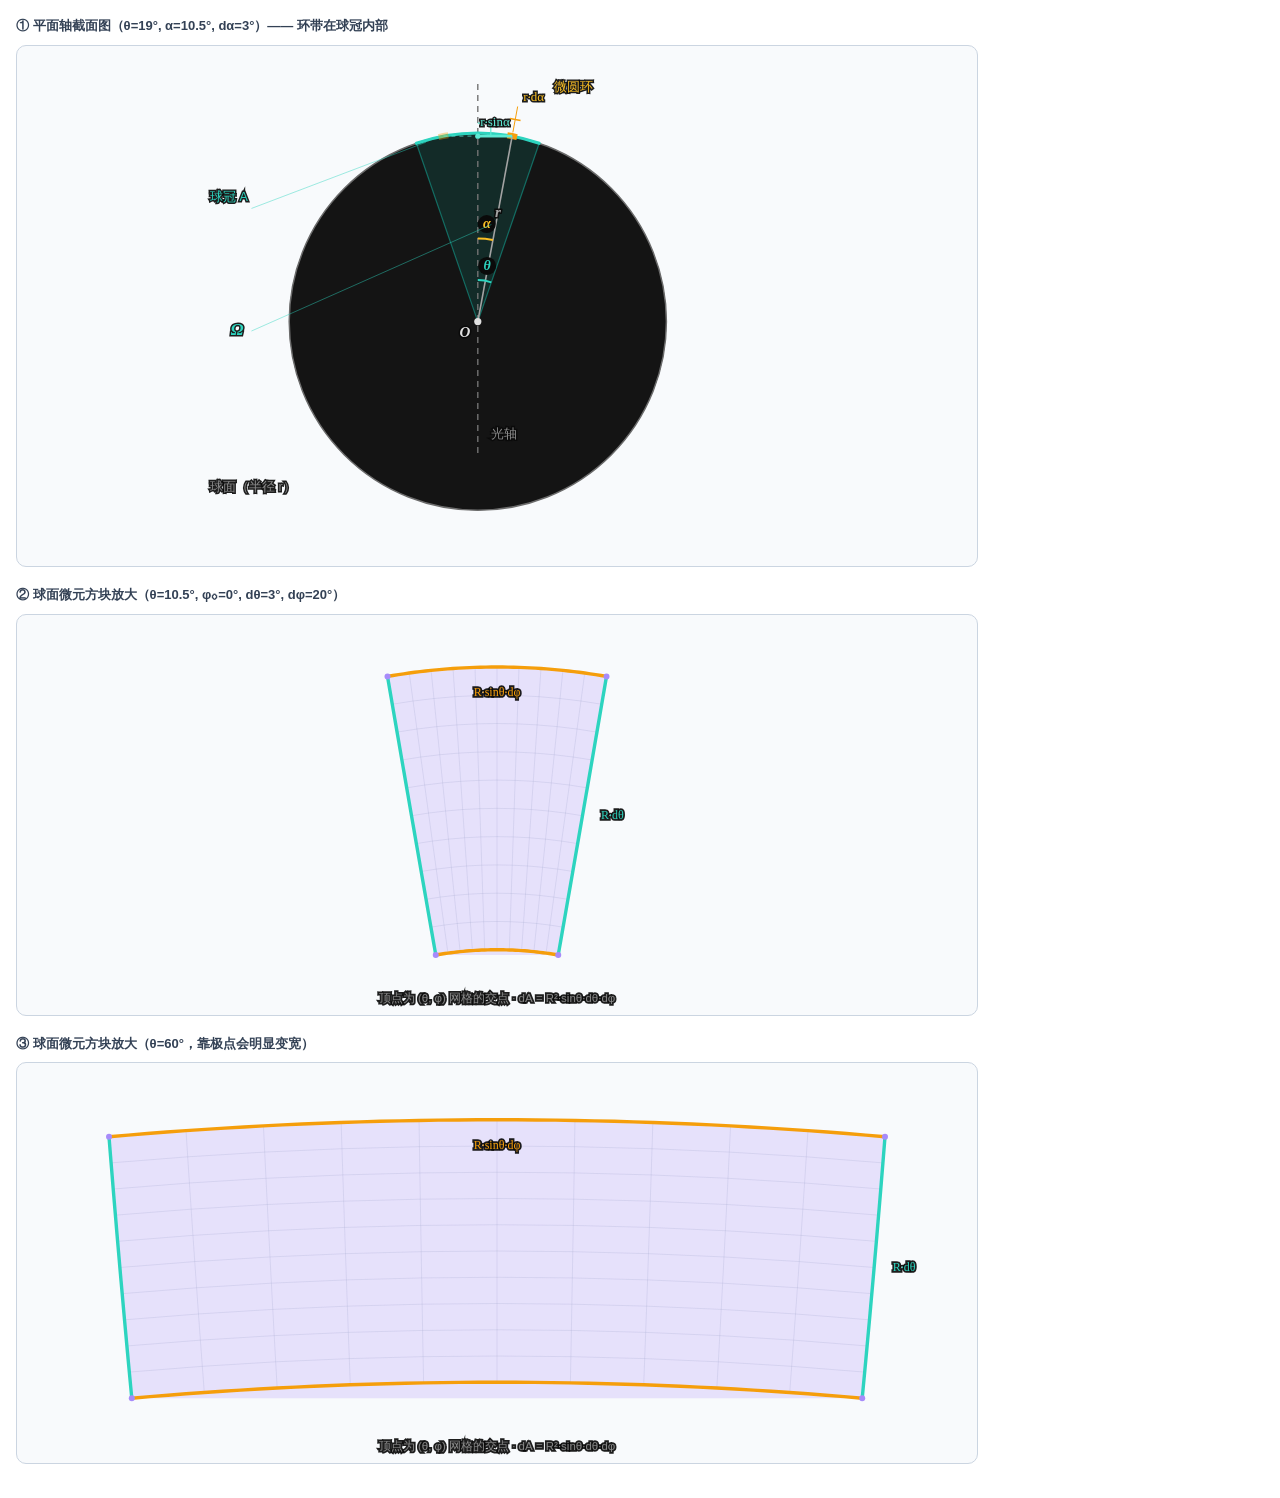
<file: tests/diagram-check.html>
<!DOCTYPE html>
<html lang="zh-CN">
<head>
<meta charset="UTF-8">
<title>图形细节检查</title>
<style>
  body { margin: 0; padding: 16px; background: #fff;
         font: 13px/1.6 "Microsoft YaHei", sans-serif; }
  .box { border: 1px solid #cbd5e1; border-radius: 10px; margin-bottom: 18px;
         background: #f8fafc; }
  .box canvas { display: block; width: 100%; height: 100%; }
  h3 { margin: 0 0 8px; font-size: 13px; color: #334155; }
</style>
</head>
<body>
<h3>① 平面轴截面图（θ=19°, α=10.5°, dα=3°）—— 环带在球冠内部</h3>
<div class="box" style="height:520px;width:960px"><canvas id="c1"></canvas></div>

<h3>② 球面微元方块放大（θ=10.5°, φ₀=0°, dθ=3°, dφ=20°）</h3>
<div class="box" style="height:400px;width:960px"><canvas id="c2"></canvas></div>

<h3>③ 球面微元方块放大（θ=60°，靠极点会明显变宽）</h3>
<div class="box" style="height:400px;width:960px"><canvas id="c3"></canvas></div>

<script src="../js/planar.js"></script>
<script>
var D = Math.PI / 180;
window.Planar.drawCrossSection(document.getElementById('c1'),
  { theta: 19 * D, alpha: 10.5 * D, dAlpha: 3 * D });
window.Planar.drawPatchZoom(document.getElementById('c2'),
  { alpha: 10.5 * D, phi0: 0, dAlpha: 3 * D, dPhi: 20 * D });
window.Planar.drawPatchZoom(document.getElementById('c3'),
  { alpha: 60 * D, phi0: 0, dAlpha: 3 * D, dPhi: 20 * D });
</script>
</body>
</html>
</file>
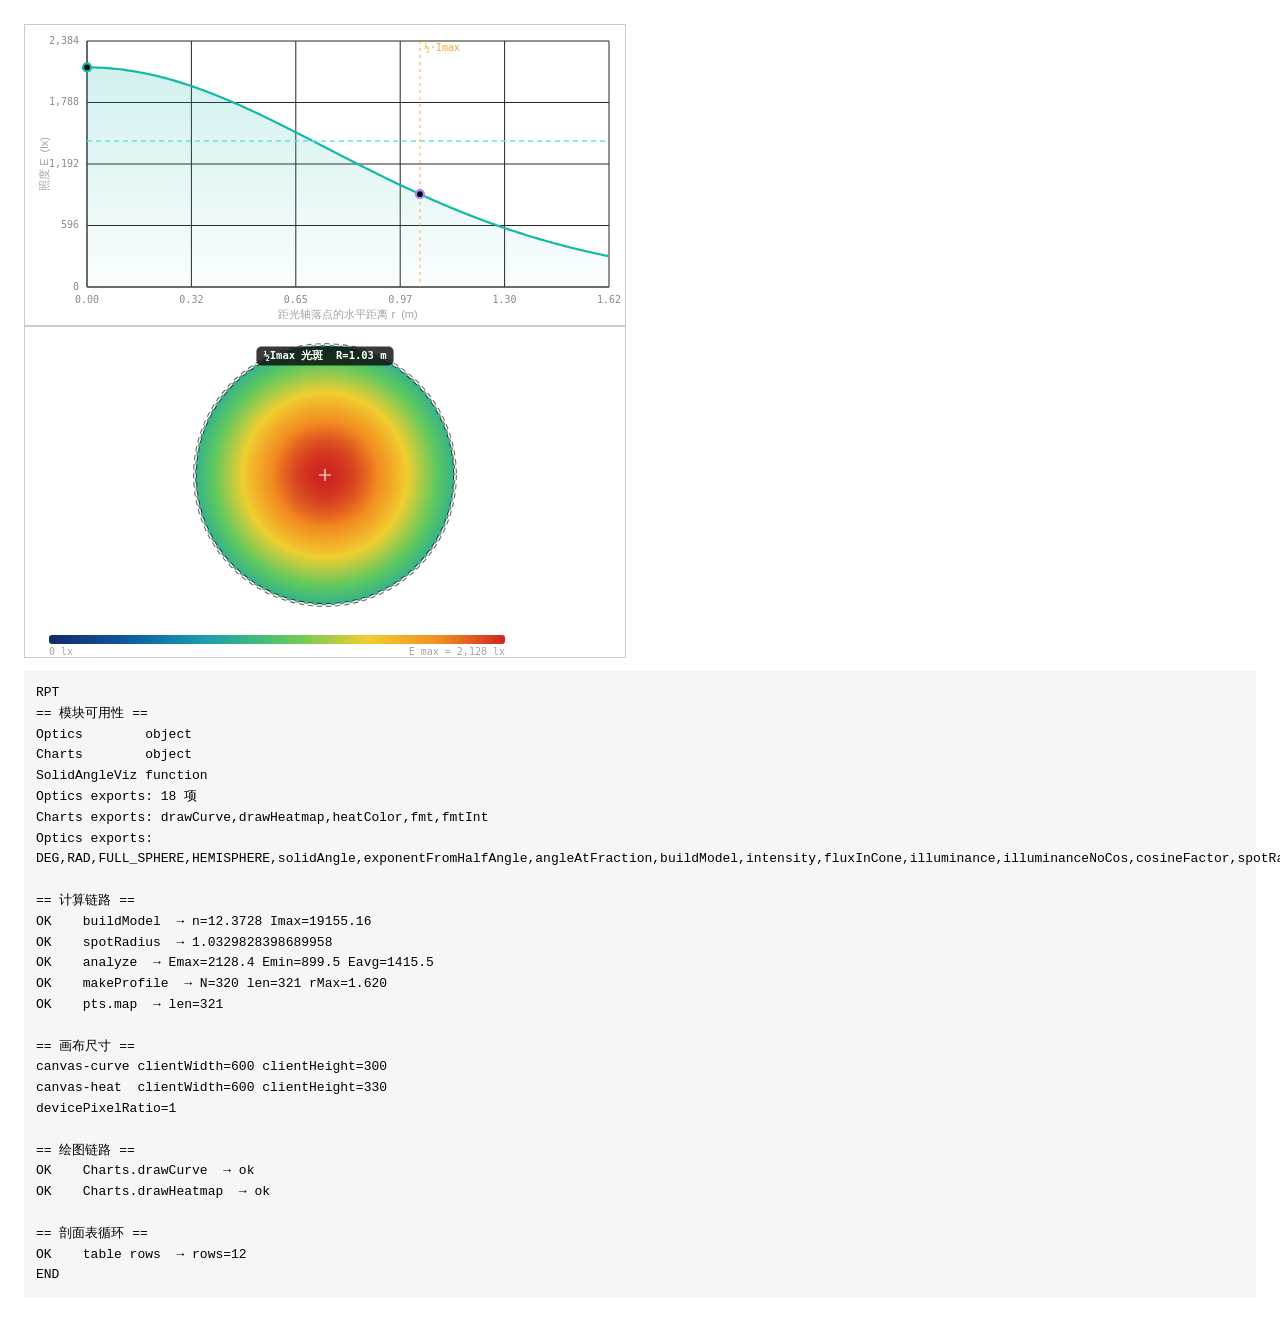
<file: tests/runtime-check.html>
<!DOCTYPE html>
<html lang="zh-CN">
<head>
<meta charset="UTF-8">
<title>运行时分步诊断</title>
<style>
  body { font: 13px/1.6 Consolas, monospace; padding: 16px; }
  .box { width: 600px; height: 300px; border: 1px solid #ccc; }
  .box canvas { display: block; width: 100%; height: 100%; }
  #out { white-space: pre-wrap; background: #f6f6f6; padding: 12px; }
</style>
</head>
<body>
<div class="box"><canvas id="canvas-curve"></canvas></div>
<div class="box" style="height:330px"><canvas id="canvas-heat"></canvas></div>
<pre id="out">running…</pre>

<script src="../js/optics.js"></script>
<script src="../js/charts.js"></script>
<script src="../js/solidangle.js"></script>
<script>
var log = [];
function L(s) { log.push(s); }
function step(name, fn) {
  try { var r = fn(); L('OK    ' + name + (r !== undefined ? '  → ' + r : '')); }
  catch (e) { L('FAIL  ' + name + '  ::  ' + e.name + ': ' + e.message); }
}
function report() { document.getElementById('out').textContent = 'RPT\n' + log.join('\n') + '\nEND'; }

L('== 模块可用性 ==');
L('Optics        ' + (typeof window.Optics));
L('Charts        ' + (typeof window.Charts));
L('SolidAngleViz ' + (typeof window.SolidAngleViz));
for (var k in (window.Optics || {})) { /* 枚举 */ }
L('Optics exports: ' + Object.keys(window.Optics || {}).length + ' 项');
L('Charts exports: ' + Object.keys(window.Charts || {}).join(','));
L('Optics exports: ' + Object.keys(window.Optics || {}).join(','));

var m, res, R50, prof, pts;

L('');
L('== 计算链路 ==');
step('buildModel', function () {
  m = window.Optics.buildModel({ model: 'cosN', flux: 9000,
        gammaHalfRad: 19 * Math.PI / 180, centerIntensity: null });
  return 'n=' + m.n.toFixed(4) + ' Imax=' + m.Imax.toFixed(2);
});
step('spotRadius', function () { return R50 = window.Optics.spotRadius(3, 19 * Math.PI / 180); });
step('analyze', function () {
  res = window.Optics.analyze(m, 3, { type: 'circle', R: R50 });
  return 'Emax=' + res.Emax.toFixed(1) + ' Emin=' + res.Emin.toFixed(1) + ' Eavg=' + res.Eavg.toFixed(1);
});
step('makeProfile', function () {
  var rMax = Math.max(res.rFar, R50 * 1.4) * 1.12;
  prof = window.Optics.makeProfile(m, 3, rMax, 320);
  return 'N=' + prof.N + ' len=' + prof.E.length + ' rMax=' + prof.rMax.toFixed(3);
});
step('pts.map', function () {
  pts = prof.E.map(function (E, i) { return { r: prof.rMax * i / prof.N, E: E }; });
  return 'len=' + pts.length;
});

L('');
L('== 画布尺寸 ==');
var cv = document.getElementById('canvas-curve');
L('canvas-curve clientWidth=' + cv.clientWidth + ' clientHeight=' + cv.clientHeight);
var hv = document.getElementById('canvas-heat');
L('canvas-heat  clientWidth=' + hv.clientWidth + ' clientHeight=' + hv.clientHeight);
L('devicePixelRatio=' + window.devicePixelRatio);

L('');
L('== 绘图链路 ==');
step('Charts.drawCurve', function () {
  window.Charts.drawCurve(cv, {
    pts: pts, rMax: prof.rMax, Emax: res.Emax, Eavg: res.Eavg,
    Emin: res.Emin, rMin: res.rFar, r50: R50, r10: 2.015
  });
  return 'ok';
});
step('Charts.drawHeatmap', function () {
  window.Charts.drawHeatmap(hv, {
    model: m, h: 3, shape: { type: 'circle', R: R50 },
    Emax: res.Emax, r50: R50, profile: null
  });
  return 'ok';
});

L('');
L('== 剖面表循环 ==');
step('table rows', function () {
  var html = '';
  for (var i = 0; i <= 11; i++) {
    var r = res.rFar * i / 11;
    var d = Math.sqrt(9 + r * r);
    var cg = 3 / d;
    var g = Math.acos(cg);
    var I = window.Optics.intensity(m, g);
    var E = window.Optics.illuminance(m, 3, r);
    var Es = window.Optics.illuminanceNoCos(m, 3, r);
    html += '<tr><td>' + r.toFixed(3) + '</td><td>' + (g * 180 / Math.PI).toFixed(2) +
            '</td><td>' + d.toFixed(3) + '</td><td>' + I.toFixed(0) + '</td><td>' +
            E.toFixed(0) + '</td><td>' + Es.toFixed(0) + '</td><td>' +
            (E / res.Emax * 100).toFixed(1) + '%</td></tr>';
  }
  return 'rows=' + (html.match(/<tr>/g) || []).length;
});

report();
</script>
</body>
</html>
</file>
<file: styles.css>
/* ============================================================
 * 光学概念和光学设计 — 样式表
 * 深色主题（dark）—— 设计语言参照 LLC 设计工具
 *   近黑底 + teal 主色 + amber 强调；Inter / JetBrains Mono；圆角 8/6px
 *
 * 语义色约定：
 *   凡 canvas 绘图用到的颜色，一律在此定义为 --c-* 变量；
 *   index.html 的图例色块引用同名变量，js 里的 COL 常量与之一致。
 *   tests/theme-check.js 会断言三者不漂移 —— 图例与画布脱节是
 *   "同一数据写多处"的典型翻车点，必须用断言守住。
 * ============================================================ */

:root {
  /* ---- 底色与层次（LLC: bg #0a0a0a / surface #171717 / elevated #262626）---- */
  --bg:          #0a0a0a;
  --surface:     #171717;
  --surface-2:   #1e1e1e;
  --surface-3:   #262626;
  --border:      #333333;
  --border-2:    #4d4d4d;

  /* ---- 3D 画布底色：Three.js 场景背景与二维 3D 视图共用，单一来源 ----
     原值散落在两处（.canvas-3d 的径向渐变、prism.js 的场景色）。
     棱镜页并入时统一到此变量，避免两套 3D 底色漂移。 */
  --bg-3d:       #0a0a0a;

  /* ---- 棱镜板三维预览的表面基色 ----
     原值硬编码在 prism.js 里（0x9ecbff 的浅蓝 + roughness 0.18 + 清漆层），
     属高光玻璃感。二维金字塔阵列是大量朝向各异的小平面，高光会在每个面
     各打一块高亮、相邻面一起过曝成白，结构细节反而被抹平。
     现改为哑光不透明材质，基色收到此变量 —— 与本站其它 canvas 配色同规。 */
  --c-prism:     #5f6d7e;   /* 哑光钢板灰蓝：明暗差异由棱面朝向主导 */

  /* ---- 棱镜板三维预览的三盏灯（颜色）----
     与 --c-prism 同属「3D 观感」的一组：调亮暗/冷暖只改这里。
     亮度（强度）是数值、不是颜色，仍留在 prism.js 的灯光定义处。 */
  --c-prism-key: #ffffff;   /* 主光：定棱面明暗分布 */
  --c-prism-rim: #88bbff;   /* 轮廓光：冷色，勾背侧边缘 */
  --c-prism-fill: #ffffff;  /* 补光：抬一点背光面，避免黑成一片 */

  /* ---- 文字（LLC: #f5f5f5 / #a3a3a3 / #737373）---- */
  --text:        #f5f5f5;
  --text-2:      #a3a3a3;
  --text-3:      #737373;

  /* ---- 主色 teal（LLC primary #0f766e / light #14b8a6 / dark #134e4a）---- */
  --primary:     #14b8a6;                    /* 边框、焦点圈、色条：需醒目 */
  --primary-2:   #2dd4bf;                    /* hover / 强调数字：更亮 */
  --primary-deep:#0f766e;                    /* 实心按钮底：需承白字 */
  --primary-soft:rgba(20, 184, 166, .14);    /* 选中态半透明底 */
  --primary-ink: #5eead4;                    /* 半透明底上的文字 */

  /* ---- 强调 amber（LLC accent #f59e0b / light #fbbf24）---- */
  --amber:       #f59e0b;
  --amber-soft:  rgba(245, 158, 11, .14);
  --amber-ink:   #fbbf24;

  /* ---- 数据区分色（仅用于区分维度，不作装饰）---- */
  --teal:        #5eead4;   /* 亮青：E_avg */
  --violet:      #a78bfa;   /* 紫：E_min */

  /* ---- 图形语义色：canvas 绘图与页面图例共用，改主题只改这里 ---- */
  --c-curve:     #14b8a6;   /* 照度—半径曲线 */
  --c-emax:      #14b8a6;   /* E_max 标记 */
  --c-emin:      #a78bfa;   /* E_min 标记 */
  --c-eavg:      #5eead4;   /* E_avg 参考线 */
  --c-r50:       #f59e0b;   /* 半光强光斑 R½ */
  --c-r10:       #a78bfa;   /* 10% 光斑 R₁₀ */
  --c-cap:       #2dd4bf;   /* 球冠 */
  --c-ring:      #f59e0b;   /* 微圆环 */
  --c-patch:     #a78bfa;   /* 微元方块 dA */
  --c-cone:      #22d3ee;   /* 锥面线 */
  --c-axis:      #737373;   /* 光轴 */
  --c-lat:       #5eead4;   /* 纬圆半径 r·sinα */
  --c-radius:    #a3a3a3;   /* 半径 r */
  --c-theta:     #2dd4bf;   /* θ 方向边 R·dθ */
  --c-phi:       #f59e0b;   /* φ 方向边 R·sinθ·dφ */
  --c-grid:      #262626;   /* 图表网格线 */
  --c-axisline:  #404040;   /* 坐标轴 */
  --c-label:     #a3a3a3;   /* 图内标注文字 */
  --c-label-bright: #e0e0e0;/* 图内主要标注（深色底上需比 --c-label 更亮） */
  --c-label-dim: #8a8a8a;   /* 图内次要文字 / 坐标刻度小字 */
  --c-halo:      rgba(10, 10, 10, .92);   /* 文字光晕（深色底上压线用） */

  /* ---- 光线追迹语义色（棱镜原理页的三个追迹演示共用）----
     角色与本站配色无关，故单独定义而不复用 --c-curve 等：折射出射/全反射/
     掠射损失/超出可达域是四个稳定的物理结论，配色要跟着语义走。 */
  --c-ray-refract: #2dd4bf;   /* 折射出射（贡献正面增亮） */
  --c-ray-tir:     #f59e0b;   /* 全反射 / 回收 */
  --c-ray-graze:   #f87171;   /* 向下掠射出射（损失，非回收） */
  --c-ray-blocked: #8a94a6;   /* 超出材料内可达域 */
  --c-ray-active:  #e8eef8;   /* 当前滑块角度的高亮线 */
  --c-ray-soft:    rgba(141, 160, 194, .85);  /* 扇形图里的次级光线 */
  --c-demo-bg:     #0d1117;   /* 追迹演示画布的底色 */
  --c-ray-outline: #7aa7ff;   /* 演示里棱镜轮廓 / 法线 */
  --c-ray-plate:   #1f2937;   /* 演示里基底板填充 */
  --c-ray-plate-line: #374151;/* 演示里基底板描边 */
  --c-ray-label-bg: #4b5563;  /* 演示里标注文字的底衬 */

  --radius:      8px;
  --radius-sm:   6px;
  --shadow:      0 1px 2px rgba(0, 0, 0, .5), 0 12px 32px -18px rgba(0, 0, 0, .9);
  --shadow-sm:   0 1px 2px rgba(0, 0, 0, .4);

  --sans: "Inter", -apple-system, BlinkMacSystemFont, "Segoe UI", "PingFang SC",
          "Hiragino Sans GB", "Microsoft YaHei", "Source Han Sans SC", sans-serif;
  --mono: "JetBrains Mono", "Cascadia Mono", "SF Mono", Consolas, "Liberation Mono", monospace;
}

* { box-sizing: border-box; }

html, body {
  margin: 0;
  padding: 0;
  background: var(--bg);
  color: var(--text);
  font-family: var(--sans);
  font-size: 14px;
  line-height: 1.6;
  -webkit-font-smoothing: antialiased;
  -moz-osx-font-smoothing: grayscale;
}

h1, h2, h3, h4 { margin: 0; font-weight: 650; letter-spacing: -.01em; }
p { margin: 0 0 8px; }
a { color: var(--primary-2); text-decoration: none; }
a:hover { text-decoration: underline; }
::selection { background: var(--primary-deep); color: #fff; }

/* ---------------- 顶栏（LLC 风格：深底 + 细边框 + 毛玻璃）---------------- */
.topbar {
  position: sticky;
  top: 0;
  z-index: 50;
  display: flex;
  align-items: center;
  gap: 22px;
  padding: 10px 24px;
  background: rgba(10, 10, 10, .86);
  backdrop-filter: saturate(180%) blur(12px);
  border-bottom: 1px solid var(--border);
}

.brand { display: flex; align-items: center; gap: 11px; flex: 0 0 auto; }
.brand .logo {
  width: 34px; height: 34px;
  display: grid; place-items: center;
}
/* 品牌图标：2026-09-29 起与本站 favicon.svg 同源（深底 + teal 灯泡）。
   图形自带深底圆角方，故容器不再另加渐变底与投影。 */
.brand .logo svg { width: 34px; height: 34px; display: block; }
.brand h1 { font-size: 15px; line-height: 1.2; color: var(--text); }
.brand p {
  margin: 0; font-size: 11.5px; line-height: 1.3; letter-spacing: .06em;
  color: var(--primary); text-transform: uppercase;
}

.tabs { display: flex; gap: 4px; flex: 1 1 auto; }
.tab {
  appearance: none; border: 0; background: transparent;
  padding: 7px 15px; border-radius: 999px;
  font-size: 13.5px; font-weight: 550; color: var(--text-2);
  cursor: pointer; transition: background .15s, color .15s;
  font-family: inherit;
}
.tab:hover { background: var(--surface-3); color: var(--text); }
.tab.active {
  background: var(--primary-soft); color: var(--primary-ink);
  box-shadow: inset 0 0 0 1px rgba(20, 184, 166, .45);
}

.ver {
  font-family: var(--mono); font-size: 11px; color: var(--text-3);
  border: 1px solid var(--border); border-radius: 999px;
  padding: 2px 9px; flex: 0 0 auto; background: var(--surface-2);
}

/* ---------------- 布局 ---------------- */
.wrap { max-width: 1320px; margin: 0 auto; padding: 22px 24px 64px; }
.view { display: none; }
.view.active { display: block; animation: fade .22s ease; }
@keyframes fade { from { opacity: 0; transform: translateY(4px); } to { opacity: 1; transform: none; } }

.layout {
  display: grid;
  grid-template-columns: 372px minmax(0, 1fr);
  gap: 18px;
  align-items: start;
}
@media (max-width: 1080px) { .layout { grid-template-columns: 1fr; } }

.card {
  background: var(--surface);
  border: 1px solid var(--border);
  border-radius: var(--radius);
  box-shadow: var(--shadow-sm);
  padding: 18px 20px;
  margin-bottom: 16px;
  transition: border-color .2s ease, background-color .2s ease, box-shadow .2s ease;
}
/* LLC 特征：悬停时边框转青 + 极淡光晕 */
.card:hover {
  border-color: rgba(20, 184, 166, .55);
  box-shadow: 0 0 0 1px rgba(20, 184, 166, .10);
}
.card > h2 {
  font-size: 13px; letter-spacing: .06em; text-transform: uppercase;
  color: var(--text-3); margin-bottom: 14px; font-weight: 650;
  display: flex; align-items: center; gap: 8px;
}
.card > h2 .num {
  display: inline-grid; place-items: center;
  width: 19px; height: 19px; border-radius: 5px;
  background: var(--primary-soft); color: var(--primary-ink);
  font-size: 11px; font-family: var(--mono);
}

.sticky-col { position: sticky; top: 74px; }
@media (max-width: 1080px) { .sticky-col { position: static; } }

/* ---------------- 表单 ---------------- */
.field { margin-bottom: 14px; }
.field:last-child { margin-bottom: 0; }
.field > label {
  display: flex; align-items: baseline; gap: 6px;
  font-size: 12.5px; font-weight: 600; color: var(--text-2);
  margin-bottom: 6px;
}
.field > label .unit {
  font-family: var(--mono); font-size: 11px; color: var(--text-3);
  font-weight: 400;
}
.field > label em {
  font-style: normal; font-size: 11px; color: var(--text-3);
  font-weight: 400; margin-left: auto;
}
.field > label em a { font-size: 11px; }

input[type="number"], input[type="text"], select {
  width: 100%; padding: 8px 11px;
  border: 1px solid var(--border-2); border-radius: var(--radius-sm);
  background: var(--surface-2); color: var(--text);
  font-family: var(--mono); font-size: 13.5px;
  transition: border-color .15s, box-shadow .15s;
  appearance: none;
}
input[type="number"]:focus, input[type="text"]:focus, select:focus {
  outline: none; border-color: var(--primary);
  box-shadow: 0 0 0 3px rgba(20, 184, 166, .18);
}
input[type="number"]::-webkit-outer-spin-button,
input[type="number"]::-webkit-inner-spin-button { -webkit-appearance: none; margin: 0; }
input[type="number"] { -moz-appearance: textfield; }
select {
  font-family: inherit; font-size: 13px;
  background-image: url("data:image/svg+xml;utf8,<svg xmlns='http://www.w3.org/2000/svg' width='10' height='6' viewBox='0 0 10 6'><path d='M1 1l4 4 4-4' fill='none' stroke='%23a3a3a3' stroke-width='1.6' stroke-linecap='round'/></svg>");
  background-repeat: no-repeat; background-position: right 11px center;
  padding-right: 28px;
}
.row { display: flex; gap: 8px; align-items: center; }
.row > * { min-width: 0; }
.row .sep { color: var(--text-3); font-family: var(--mono); font-size: 12px; }

/* 字段下方的补充说明（如"等价半角"这类防误填提示） */
.mini-hint {
  margin-top: 6px;
  font-size: 11.5px;
  line-height: 1.7;
  color: var(--text-3);
}
.mini-hint b { font-family: var(--mono); color: var(--amber-ink); font-weight: 600; }

/* 分段选择器 */
.seg {
  display: flex; gap: 6px; background: var(--surface-3);
  padding: 3px; border-radius: var(--radius-sm); border: 1px solid var(--border);
}
.seg label {
  flex: 1 1 0; text-align: center; cursor: pointer;
  font-size: 12.5px; padding: 6px 4px; border-radius: 6px;
  color: var(--text-2); transition: all .15s; user-select: none;
  white-space: nowrap; overflow: hidden; text-overflow: ellipsis;
}
.seg input { position: absolute; opacity: 0; pointer-events: none; }
.seg label:has(input:checked) {
  background: var(--primary-soft); color: var(--primary-ink);
  font-weight: 650; box-shadow: inset 0 0 0 1px rgba(20, 184, 166, .45);
}

.hidden { display: none !important; }

/* 滑块 */
.slider-row { display: flex; align-items: center; gap: 12px; }
input[type="range"] {
  -webkit-appearance: none; appearance: none;
  flex: 1 1 auto; height: 4px; border-radius: 999px;
  background: linear-gradient(90deg, var(--primary) 0%, var(--primary) var(--pct, 20%), var(--border-2) var(--pct, 20%), var(--border-2) 100%);
  outline: none; cursor: pointer;
}
input[type="range"]::-webkit-slider-thumb {
  -webkit-appearance: none; width: 16px; height: 16px; border-radius: 50%;
  background: var(--text); border: 2.5px solid var(--primary);
  box-shadow: 0 1px 6px rgba(0, 0, 0, .8); cursor: grab;
}
input[type="range"]::-moz-range-thumb {
  width: 14px; height: 14px; border-radius: 50%;
  background: var(--text); border: 2.5px solid var(--primary);
  box-shadow: 0 1px 6px rgba(0, 0, 0, .8); cursor: grab;
}
.slider-val {
  font-family: var(--mono); font-size: 13px; font-weight: 600;
  min-width: 56px; text-align: right; color: var(--text);
}

/* 开关按钮组 */
.toggles { display: flex; flex-wrap: wrap; gap: 6px; }
.tg {
  font: inherit; font-size: 12.5px; font-weight: 550;
  padding: 6px 13px; border-radius: var(--radius-sm);
  border: 1px solid var(--border-2); background: var(--surface-2);
  color: var(--text-2); cursor: pointer; transition: all .15s;
  display: inline-flex; align-items: center; gap: 6px;
}
.tg::before {
  content: ""; width: 7px; height: 7px; border-radius: 50%;
  background: var(--border-2); transition: background .15s;
}
.tg:hover { border-color: var(--primary); color: var(--primary-ink); }
.tg.on {
  background: var(--primary-soft); border-color: rgba(20, 184, 166, .55);
  color: var(--primary-ink);
}
.tg.on::before { background: var(--primary); }
.tg.amber.on {
  background: var(--amber-soft); border-color: rgba(245, 158, 11, .55);
  color: var(--amber-ink);
}
.tg.amber.on::before { background: var(--amber); }
.tg.violet.on {
  background: rgba(167, 139, 250, .14); border-color: rgba(167, 139, 250, .55);
  color: #c4b5fd;
}
.tg.violet.on::before { background: var(--violet); }

.btn {
  font: inherit; font-size: 12.5px; font-weight: 600;
  padding: 7px 14px; border-radius: var(--radius-sm);
  border: 1px solid var(--border-2); background: var(--surface-2);
  color: var(--text-2); cursor: pointer; transition: all .15s;
}
.btn:hover { border-color: var(--primary); color: var(--primary-ink); background: var(--primary-soft); }
.btn.solid {
  background: var(--primary-deep); border-color: var(--primary-deep); color: #fff;
}
.btn.solid:hover { background: var(--primary); border-color: var(--primary); color: #06201d; }

/* ---------------- 结果 ---------------- */
.stats {
  display: grid; grid-template-columns: repeat(3, minmax(0, 1fr));
  gap: 12px; margin-bottom: 16px;
}
/* 用 minmax(0, 1fr) 而不是 1fr：1fr 的最小尺寸是 min-content，
   卡片里的长词 / 固定宽列会把整列顶宽，实测窄屏下两列各 272px、
   合计 556px 撑破 496px 视口。minmax(0, 1fr) 才允许列压缩到 0。 */
@media (max-width: 720px) { .stats { grid-template-columns: repeat(2, minmax(0, 1fr)); } }

.stat {
  border: 1px solid var(--border); border-radius: var(--radius);
  background: var(--surface); padding: 14px 15px 13px;
  box-shadow: var(--shadow-sm); position: relative; overflow: hidden;
  transition: border-color .2s ease, box-shadow .2s ease;
}
.stat::after {
  content: ""; position: absolute; inset: 0 0 auto 0; height: 3px;
  background: var(--border-2);
}
.stat:hover { border-color: rgba(20, 184, 166, .45); }
.stat.hero::after { background: var(--primary); }
.stat.low::after  { background: var(--violet); }
.stat.avg::after  { background: var(--teal); }
.stat.uni::after  { background: var(--amber); }
.stat.flux::after { background: var(--text-3); }

.stat .k { display: block; font-size: 11.5px; color: var(--text-3); font-weight: 600; margin-bottom: 5px; letter-spacing: .01em; }
.stat .v {
  display: block; font-family: var(--mono);
  font-size: 23px; font-weight: 600; letter-spacing: -.02em;
  line-height: 1.15; color: var(--text);
}
.stat .v i { font-style: normal; font-size: 12px; color: var(--text-3); font-weight: 500; margin-left: 3px; }
.stat .s { display: block; font-family: var(--mono); font-size: 10.5px; color: var(--text-3); margin-top: 5px; }
.stat.hero .v { color: var(--primary-2); }
.stat.avg .v  { color: var(--teal); }
.stat.low .v  { color: var(--violet); }

/* 参数摘要 */
.summary { display: grid; grid-template-columns: repeat(auto-fill, minmax(158px, 1fr)); gap: 10px; }
.summary .item {
  background: var(--surface-2); border: 1px solid var(--border);
  border-radius: var(--radius-sm); padding: 9px 11px;
}
.summary .item .k { display: block; font-size: 11px; color: var(--text-3); margin-bottom: 2px; }
.summary .item .v { font-family: var(--mono); font-size: 14px; font-weight: 600; }
.summary .item .v small { font-size: 10.5px; color: var(--text-3); font-weight: 500; }

/* 图表 / 画布 */
.canvas-box {
  position: relative; width: 100%;
  border: 1px solid var(--border); border-radius: var(--radius-sm);
  background: var(--surface-2); overflow: hidden;
}
.canvas-box canvas { display: block; width: 100%; height: 100%; }
/* 三维画布：深底 + 中心极淡青晕，替代原来的白色径向渐变。
   底色取自 --bg-3d（三处共享：本处、棱镜视口、prism.js 场景背景）。 */
.canvas-3d { height: 460px; cursor: grab; background:
  radial-gradient(circle at 50% 45%, #16202a 0%, #11161c 55%, var(--bg-3d) 100%); }
.canvas-3d.dragging { cursor: grabbing; }

.legend { display: flex; flex-wrap: wrap; gap: 14px; margin-top: 10px; font-size: 11.5px; color: var(--text-2); }
.legend span { display: inline-flex; align-items: center; gap: 6px; }
.legend i { width: 14px; height: 3px; border-radius: 2px; display: inline-block; }
.legend i.dot { width: 8px; height: 8px; border-radius: 50%; }

/* 表格 */
.table-wrap { overflow-x: auto; border: 1px solid var(--border); border-radius: var(--radius-sm); }
table { width: 100%; border-collapse: collapse; font-family: var(--mono); font-size: 12px; }
table th {
  background: var(--surface-3); color: var(--text-2);
  font-weight: 650; font-size: 11px; letter-spacing: .02em;
  padding: 8px 10px; text-align: right; white-space: nowrap;
  border-bottom: 1px solid var(--border-2);
}
table th:first-child, table td:first-child { text-align: left; }
table td { padding: 6px 10px; text-align: right; border-bottom: 1px solid var(--border); }
table tr:last-child td { border-bottom: 0; }
table tbody tr:hover { background: var(--surface-3); }
table tr.hl { background: var(--primary-soft) !important; }
table tr.hl td { font-weight: 650; color: var(--primary-ink); }
table td.muted { color: var(--text-3); }

/* ---------------- 立体角视图 ---------------- */
.solid-layout {
  display: grid; grid-template-columns: minmax(0, 1fr) 380px;
  gap: 18px; align-items: start;
}
@media (max-width: 1080px) { .solid-layout { grid-template-columns: 1fr; } }

.readout { text-align: left; }
.readout .formula {
  font-family: var(--mono); font-size: 14px; color: var(--text-2);
  background: var(--surface-2); border: 1px solid var(--border);
  border-radius: var(--radius-sm); padding: 11px 13px; margin-bottom: 14px;
  overflow-x: auto; white-space: nowrap;
}
.readout .formula b { color: var(--primary-2); }

.bigval { display: flex; align-items: baseline; gap: 8px; margin-bottom: 10px; }
.bigval .num {
  font-family: var(--mono); font-size: 46px; font-weight: 600;
  letter-spacing: -.035em; line-height: 1; color: var(--primary-2);
}
.bigval .u { font-family: var(--mono); font-size: 17px; color: var(--text-3); font-weight: 500; }

.bar { height: 6px; border-radius: 999px; background: var(--surface-3); overflow: hidden; margin-bottom: 7px; }
.bar > i { display: block; height: 100%; background: linear-gradient(90deg, var(--primary-2), var(--primary-deep)); border-radius: 999px; transition: width .18s; }
.bar-label { font-size: 12.5px; color: var(--text-2); margin-bottom: 16px; }
.bar-label b { font-family: var(--mono); color: var(--text); }

.deriv {
  background: var(--surface-2); border: 1px solid var(--border);
  border-left: 3px solid var(--primary); border-radius: var(--radius-sm);
  padding: 12px 14px; font-size: 12.5px; color: var(--text-2); line-height: 1.75;
}
.deriv code {
  font-family: var(--mono); font-size: 12px;
  background: var(--surface-3); border: 1px solid var(--border);
  border-radius: 4px; padding: 1px 5px; color: var(--primary-ink);
}

/* 提示块 */
.note {
  border-radius: var(--radius-sm); padding: 11px 13px;
  font-size: 12.5px; line-height: 1.7; margin: 12px 0 0;
  border: 1px solid var(--border); background: var(--surface-2); color: var(--text-2);
}
.note.warn {
  background: var(--amber-soft); border-color: rgba(245, 158, 11, .45); color: var(--amber-ink);
}
.note.info {
  background: var(--primary-soft); border-color: rgba(20, 184, 166, .45); color: var(--primary-ink);
}
.note b { font-weight: 700; }

/* ---------------- 理论页 ---------------- */
.theory { max-width: 900px; }
.theory section { margin-bottom: 26px; }
.theory h3 {
  font-size: 15px; margin-bottom: 10px; padding-bottom: 7px;
  border-bottom: 1px solid var(--border); display: flex; align-items: center; gap: 9px;
}
.theory h3 .n {
  display: inline-grid; place-items: center; width: 22px; height: 22px;
  border-radius: 6px; background: var(--primary-deep); color: #fff;
  font-family: var(--mono); font-size: 12px;
}
.theory p { color: var(--text-2); }
.eq {
  font-family: var(--mono); font-size: 13.5px; color: var(--text);
  background: var(--surface-2); border: 1px solid var(--border);
  border-left: 3px solid var(--primary); border-radius: var(--radius-sm);
  padding: 12px 15px; margin: 10px 0; overflow-x: auto; line-height: 2;
}
.eq .c { color: var(--text-3); font-size: 12px; }
ul.tight { margin: 8px 0; padding-left: 20px; color: var(--text-2); }
ul.tight li { margin-bottom: 5px; }

.footer {
  max-width: 1320px; margin: 0 auto; padding: 0 24px 40px;
  font-size: 11.5px; color: var(--text-3); line-height: 1.9;
}
.footer code { font-family: var(--mono); color: var(--text-2); }
/* 页脚内容按当前 tab 切换：前 3 页共用一份，棱镜三页各写各的。
   原来只有一份全局文案，内容是光度学公式与 DIALux 复核 —— 对棱镜三页完全不适用。 */
.footer .fset { display: none; }
.footer .fset.active { display: block; }
/* ICP 备案号：位于 .fset 之外，任何 tab 下恒显示 */
/* 备案区：ICP 备案号在前、公安图标居中、公安备案号在后，同一行居中排列 */
.footer .beian {
  margin-top: 10px;
  display: flex;
  flex-wrap: wrap;
  align-items: center;
  justify-content: center;
  gap: 8px;
}
.footer .beian a { color: var(--text-3); }
.footer .beian a:hover { color: var(--text-2); }
.footer .beian .gongan { display: inline-flex; align-items: center; gap: 4px; }
.footer .beian .gongan img { height: 16px; width: auto; }
/* 站群导航（2026-11-02 新增）：恒显示，位于备案号之下、免责声明之上。
   形态沿用站群口径：边框 + 深底 + 灰字，hover 提亮；颜色全部取本站已有变量。 */
/* 备案号 + 站群入口同一排（2026-11-03）：
   原来备案号一行、按钮一行、免责声明一行，页脚三行显得空。
   现在备案号居中、按钮跟在其右，窄屏自动换行回两行。 */
.footer .beian-row {
  margin-top: 10px;
  display: flex; flex-wrap: wrap; align-items: center; justify-content: center;
  gap: 8px 18px;
}
.footer .beian-row .beian { margin-top: 0; }
.footer .beian-row .site-nav { margin-top: 0; }

.site-nav {
  display: flex; flex-wrap: wrap; align-items: center; justify-content: center; gap: 10px;
}
.site-nav .nav-btn {
  display: inline-flex; align-items: center; gap: 7px;
  padding: 7px 12px; border: 1px solid var(--border); border-radius: 8px;
  background: var(--surface-3); color: var(--text-3);
  font-size: 12px; line-height: 1;
  transition: color .18s, border-color .18s;
}
.site-nav .nav-btn:hover { color: var(--text-2); border-color: var(--border-2); }
.site-nav .nav-i { width: 14px; height: 14px; display: block; flex: 0 0 auto; }
/* 免责声明：同样位于 .fset 之外，恒显示；置于备案号之下 */
.footer .disclaimer { margin-top: 12px; }
.footer .disclaimer p { margin: 0 0 6px; }
.footer .disclaimer b { color: var(--text-2); font-weight: 600; }

/* 推导步骤 */
.steps { counter-reset: st; list-style: none; margin: 0; padding: 0; }
.steps > li {
  position: relative;
  padding: 0 0 16px 32px;
  margin-left: 10px;
  border-left: 2px solid var(--border);
}
.steps > li:last-child { border-left-color: transparent; padding-bottom: 0; }
.steps > li::before {
  counter-increment: st;
  content: counter(st);
  position: absolute; left: -12px; top: -2px;
  width: 22px; height: 22px; border-radius: 50%;
  background: var(--primary-deep); color: #fff;
  font: 600 11px/22px var(--mono); text-align: center;
}
.steps .t { font-weight: 650; font-size: 12.5px; margin-bottom: 6px; }
.steps .f {
  display: inline-block;
  font-family: var(--mono); font-size: 12px; line-height: 1.55;
  color: var(--primary-ink);
  background: var(--surface-2);
  border: 1px solid var(--border);
  border-radius: 6px;
  padding: 5px 9px;
  margin: 0 0 5px;
}
.steps .f b { color: var(--amber-ink); font-weight: 700; }
.steps .n {
  font-size: 11.5px; line-height: 1.7; color: var(--text-2);
}
.steps .n b { color: var(--text); font-family: var(--mono); font-size: 11px; }

/* 滚动条 */
::-webkit-scrollbar { width: 8px; height: 8px; }
::-webkit-scrollbar-track { background: transparent; }
::-webkit-scrollbar-thumb { background: var(--border); border-radius: 6px; border: 2px solid var(--bg); }
::-webkit-scrollbar-thumb:hover { background: var(--border-2); }

/* 打印：深色站直接打印会几乎全黑，反转为白底黑字 */
@media print {
  html, body { background: #fff !important; color: #000 !important; }
  .topbar, .tabs, .ver, .footer { display: none !important; }
  .card, .stat, .summary .item, .deriv, .eq, .note, .canvas-box, .table-wrap {
    background: #fff !important; border-color: #ccc !important; color: #000 !important;
    box-shadow: none !important;
  }
  .stat .v, .bigval .num, table, table th, table td, .summary .item .v {
    color: #000 !important;
  }
  .stat .v, .bigval .num, .summary .item .v, .readout .formula b { color: #000 !important; }
  .stat .k, .stat .s, .card > h2, .footer, .mini-hint, .stat .v i { color: #555 !important; }
  table th { background: #f0f0f0 !important; }
  .note.warn, .note.info { background: #fff !important; color: #000 !important; }
  .deriv code, .steps .f { background: #f5f5f5 !important; color: #000 !important; }
  .canvas-3d { background: #fff !important; }
  a { color: #000 !important; text-decoration: none !important; }
}

/* ============================================================
 * styles.css —— 棱镜板设计（并入自 MLA_Prism.html）
 *
 * 并入原则：不引入新的语义色。原文件自带一套独立色板
 * （--bg:#0e1116 / --accent:#4ea1ff 等），与本站 --bg:#0a0a0a /
 * --primary:#14b8a6 不同源 —— 同一语义写两处必然漂移。
 * 这里全部改用本站既有变量，仅在确实需要新语义时补 --c-* 并
 * 在 tests/theme-check.js 中登记。
 * ============================================================ */

/* ---- 视图容器：与原 .solid-layout 同构，左参右视口 ---- */
.prism-layout {
  display: grid;
  grid-template-columns: 340px 1fr;
  gap: 18px;
  align-items: start;
}
@media (max-width: 1080px) { .prism-layout { grid-template-columns: 1fr; } }

/* ---- 模式切换（一维 / 二维）---- */
.mode-switch { display: flex; gap: 6px; margin-bottom: 14px; }
.mode-btn {
  flex: 1; padding: 7px 4px; border-radius: var(--radius-sm);
  border: 1px solid var(--border); background: var(--surface-2);
  color: var(--text-2); font-size: 12.5px; cursor: pointer;
  font-family: inherit; font-weight: 500;
  transition: border-color .15s, color .15s, background .15s;
}
.mode-btn:hover { border-color: var(--border-2); color: var(--text); }
.mode-btn.active {
  background: var(--primary-soft);
  border-color: var(--primary);
  color: var(--primary-ink);
}

/* ---- 3D 视口 ----
   .prism-stage 必须有确定高度：原文件在容器尚未布局时初始化
   WebGLRenderer，实测画布高度停在 20px（与本站历史上
   "Canvas 停在 300×150" 同类）。给死高度 + resize 双保险。 */
.prism-stage {
  position: relative;
  width: 100%;
  height: 520px;
  background: var(--bg);
  overflow: hidden;
}
@media (max-width: 1080px) { .prism-stage { height: 420px; } }
#gl { width: 100%; height: 100%; display: block; }

.prism-overlay {
  position: absolute; left: 14px; top: 12px;
  color: var(--text-3); font-size: 11.5px;
  background: var(--surface-2); opacity: .92;
  padding: 5px 9px; border-radius: var(--radius-sm);
  border: 1px solid var(--border);
  pointer-events: none;
}
.prism-tools { position: absolute; right: 14px; top: 12px; display: flex; gap: 6px; }
.prism-tools button {
  background: var(--surface-3); border: 1px solid var(--border);
  color: var(--text); padding: 5px 10px; border-radius: var(--radius-sm);
  cursor: pointer; font-size: 11.5px; font-family: inherit;
  transition: border-color .15s, color .15s;
}
.prism-tools button:hover { border-color: var(--primary); color: var(--primary-ink); }

/* ---- 参数字段 ---- */
.prism-layout .field {
  display: grid; grid-template-columns: 1fr 96px;
  align-items: center; gap: 8px; margin-bottom: 9px;
}
.prism-layout .field label { font-size: 12.5px; color: var(--text-2); }
.prism-layout .field input {
  background: var(--surface-2); border: 1px solid var(--border);
  color: var(--text); padding: 6px 8px; border-radius: var(--radius-sm);
  font-size: 12.5px; width: 100%; font-family: var(--mono);
  font-variant-numeric: tabular-nums;
}
.prism-layout .field input:focus { outline: none; border-color: var(--primary); }

/* 字段标签里的单位（mm / ° / 个）——与参数同排，弱化处理 */
.prism-layout .field label .unit {
  font-family: var(--mono); font-size: 11px; font-weight: 400; color: var(--text-3);
}

/* 参数的定义说明。
   .field 是两列网格（1fr 96px：标签 | 输入框），说明文字是第三个子元素，
   必须显式跨列，否则会被塞进下一行的第一列、贴着输入框左侧变成窄条。
   加这一段的由来：用户问「radius 圆角用的是弧度角吗」—— 说明面板只写了
   「阵列参数 (MM)」，单个字段既无单位也无定义，一个长度量很容易被误读成角度。 */
.prism-layout .field .param-hint {
  grid-column: 1 / -1;
  margin: 4px 0 0;
  font-size: 11px; line-height: 1.6; color: var(--text-3);
}
.prism-layout .field .param-hint b { color: var(--text-2); font-weight: 600; }

/* 该读数只在一维有意义（二维金字塔阵列没有圆角），切模式时整行隐藏 */
.prism-layout .stat-grid .kv[hidden] { display: none; }

/* ---- 几何量读数 ---- */
.stat-grid { display: grid; grid-template-columns: 1fr 1fr; gap: 6px; margin-top: 4px; }
.stat-grid .kv {
  background: var(--surface-2); border: 1px solid var(--border);
  border-radius: var(--radius-sm); padding: 7px 9px;
}
.stat-grid .k { color: var(--text-3); font-size: 10.5px; line-height: 1.35; }
.stat-grid .v {
  font-size: 12.5px; font-weight: 600; color: var(--text);
  font-family: var(--mono); font-variant-numeric: tabular-nums;
}

/* ---- 警告框 ---- */
.warn-box {
  background: var(--amber-soft); border: 1px solid var(--amber);
  color: var(--amber-ink); padding: 8px 10px;
  border-radius: var(--radius-sm); font-size: 11.5px;
  margin-top: 10px; line-height: 1.5;
  /* 多条告警各占一行（showWarn 用 \n 连接），不能折叠成一行 */
  white-space: pre-line;
}

/* ---- 按钮 ---- */
.prism-layout .btn { width: 100%; margin-top: 8px; }

/* ---- 代码区 ---- */
.prism-codebar { border: 1px solid var(--border); border-radius: var(--radius-sm); overflow: hidden; }
.prism-codebar .head {
  display: flex; align-items: center; gap: 4px;
  padding: 6px 10px; border-bottom: 1px solid var(--border);
  background: var(--surface-2);
}
.prism-codebar .head .tab {
  padding: 5px 11px; border-radius: var(--radius-sm);
  cursor: pointer; color: var(--text-3); font-size: 12px;
  font-family: var(--mono); border: 1px solid transparent;
}
.prism-codebar .head .tab.active {
  background: var(--surface-3); color: var(--primary-ink);
  border-color: var(--border);
}
.prism-codebar .head .sp { flex: 1; }
.prism-codebar .head button {
  background: transparent; border: 1px solid var(--border); color: var(--text-2);
  padding: 4px 10px; border-radius: var(--radius-sm); cursor: pointer;
  font-size: 11.5px; font-family: inherit;
  transition: border-color .15s, color .15s;
}
.prism-codebar .head button:hover { border-color: var(--primary); color: var(--primary-ink); }
.prism-codebar pre {
  margin: 0; padding: 12px 14px; max-height: 320px; overflow: auto;
  font-family: var(--mono); font-size: 11.5px; line-height: 1.6;
  color: var(--text-2); background: var(--surface);
  white-space: pre;
}


/* ---- 光学性能预估（第 4 页） ----------------------------------------
   全部锁在 .prism-layout 作用域内，避免 .perf-* 与知识页的类名互相污染。 */
.prism-layout .perf-ctl {
  display: grid; grid-template-columns: 1fr 1fr; gap: 7px 8px; margin: 4px 0 6px;
}
.prism-layout .perf-ctl label {
  display: block; font-size: 11px; line-height: 1.5; color: var(--text-3);
}
.prism-layout .perf-ctl select,
.prism-layout .perf-ctl input {
  display: block; width: 100%; margin-top: 3px;
  background: var(--surface-2); border: 1px solid var(--border); color: var(--text);
  padding: 5px 7px; border-radius: var(--radius-sm);
  font-size: 12px; font-family: var(--mono); font-variant-numeric: tabular-nums;
}
.prism-layout .perf-ctl select { grid-column: 1 / -1; }
.prism-layout .perf-ctl select:focus,
.prism-layout .perf-ctl input:focus { outline: none; border-color: var(--primary); }

.perf-tbl { width: 100%; border-collapse: collapse; margin-top: 10px; font-size: 11.5px; }
.perf-tbl th, .perf-tbl td {
  padding: 5px 6px; border-bottom: 1px solid var(--border); text-align: right;
}
.perf-tbl th { color: var(--text-3); font-weight: 600; font-size: 10.5px; }
.perf-tbl th:first-child, .perf-tbl td:first-child { text-align: left; color: var(--text-3); }
.perf-tbl td { font-family: var(--mono); font-variant-numeric: tabular-nums; color: var(--text); }
.perf-tbl td:nth-child(3) { color: var(--primary-2); font-weight: 600; }

.perf-verdict {
  margin-top: 10px; padding: 8px 10px; border-radius: var(--radius-sm);
  font-size: 11.5px; line-height: 1.6; white-space: pre-line;
  background: var(--surface-2); border: 1px solid var(--border);
  border-left-width: 3px; color: var(--text-2);
}
.perf-verdict.ok { border-left-color: var(--primary-2); color: var(--text); }
.perf-verdict.warn { background: var(--amber-soft); border-color: var(--amber); color: var(--amber-ink); }
.perf-verdict.stale { border-style: dashed; color: var(--text-3); }
.perf-scan { margin-top: 8px; font-size: 11px; line-height: 1.6; color: var(--text-2); }
.prism-layout #pf_btn.dirty { border-color: var(--amber); color: var(--amber-ink); }
.prism-layout #pf_btn:disabled { opacity: .6; cursor: progress; }
.prism-layout #pf_meta { margin-top: 7px; }
/* 性能卡片的说明文字。语义上与参数面板里的 .param-hint 不同（那不是
   「参数定义说明」），故单列一类，避免污染 param-hint 的计数断言。 */
.prism-layout .perf-note {
  margin: 8px 0; font-size: 11px; line-height: 1.6; color: var(--text-3);
}
.prism-layout .perf-note b { color: var(--text-2); font-weight: 600; }
.perf-caveat {
  margin: 8px 0 0; font-size: 11px; line-height: 1.65; color: var(--text-3);
}
.perf-caveat b { color: var(--text-2); }

/* ---- 打印 ---- */
@media print {
  .prism-stage { height: 340px; }
  .prism-codebar pre { max-height: none; }
}

/* ============================================================
 * 移动端（≤ 620px）
 *
 * 原先本站只有 1080 / 1020 / 860 / 720 四个断点，窄到手机宽度时
 * 没有任何规则兜底：实测 496px 视口下 calc 页 100 个元素越界、
 * prism 页 87 个、mats 页 58 个（表格摊到 720px 无法收缩），
 * 整站横向滚动条常驻。这里补齐移动端规则。
 * ============================================================ */
@media (max-width: 620px) {
  .wrap { padding: 16px 12px 48px; }

  /* 所有多列网格一律退成单列，并用 minmax(0, ·) 允许压缩 */
  .layout, .solid-layout, .prism-layout,
  .stats, .kn .stats, .kn .cols, .kn .formulas,
  .kn .readout, .kn .check-grid, .kn .hero .grid, .kn .demo2,
  .stat-grid, .opt-model, .opt-console, .opt-matrow {
    grid-template-columns: minmax(0, 1fr) !important;
  }

  /* 表格：保底宽度留在卡片内横向滚动，而不是把页面顶宽。
     min-width 只对真正宽的表生效，窄表仍按内容自然排布。 */
  .card, .panel { overflow-x: auto; }
  table { min-width: 460px; }

  /* 画布与自适应媒体 */
  canvas { max-width: 100%; height: auto; }
  .prism-stage { height: 320px; }

  /* 控件排布：.row 是 flex（不是 grid），靠换行而不是改列模板 */
  .row { flex-wrap: wrap; }
  .kn .demo .ctrl, .kn .demo2 .sl { grid-template-columns: minmax(72px, auto) minmax(0, 1fr) 46px; }

  /* 字号与内边距收紧，换取可读的行宽 */
  .card { padding: 14px 14px; }
  .stat { padding: 11px 12px; }

  /* 页签横向可滚动：7 个页签在手机上必然放不下 */
  .tabs { overflow-x: auto; white-space: nowrap; -webkit-overflow-scrolling: touch; }

  /* 最优设计页的伪彩场与色标并排会挤爆，改为上下堆叠 */
  #view-opt .opt-fieldwrap { flex-direction: column; align-items: center; }
  #view-opt #od_bar { width: 100%; max-width: 320px; height: 44px; }
}

/* ============================================================
 * 棱镜知识页（第 5 / 6 个 tab）
 * ------------------------------------------------------------
 * 这两页的内容取自一份独立的《棱镜板设计》单页文档。该文档自成一套令牌
 * （--cyan / --panel / --line / --ink / --dim / --faint …）并配深蓝底色，
 * 直接并入会与本站的中性深色主题打架 —— 实测有 12 个类名与本站重名：
 *   .note .hero .stats .readout .num .formula .legend .dot .k .v .u .wrap
 * 所以分两步落地：
 *   ① 把该文档的令牌名**映射到本站令牌**（见下面的 .kn 块）。
 *      它内部大量既有的 var(--cyan) 等写法因此原样生效，无需逐处改写，
 *      既省事也不会引入转录错误。
 *   ② 所有选择器统一加 `.kn ` 前缀，把影响范围锁死在知识页视图里。
 * ============================================================ */
.kn {
  /* 令牌映射：左边是原文档的令牌名，右边是本站令牌 */
  --bg:        transparent;
  --panel:     var(--surface);
  --panel2:    var(--surface-2);
  --panel3:    var(--surface-3);
  --line:      var(--border);
  --line2:     var(--border-2);
  --ink:       var(--text);
  --dim:       var(--text-2);
  --faint:     var(--text-3);
  --cyan:      var(--primary-2);
  --cyan-soft: var(--primary-soft);
  --cyan-line: rgba(20, 184, 166, .45);
  --ok:        #34d399;
  --amber:           var(--amber);
  --amber-soft:      var(--amber-soft);
  --amber-line:      rgba(245, 158, 11, .42);
  --err:             var(--c-ray-graze);
  --serif:     var(--sans);
  --radius:    8px;
  color: var(--text);
}
.kn .num { font-family: var(--mono); font-variant-numeric: tabular-nums; }

.kn .kicker {
  display: flex; align-items: baseline; gap: 10px;
  font-size: 11.5px; color: var(--primary-2); font-weight: 700;
  letter-spacing: 1.2px; margin-bottom: 8px;
}
.kn .kicker .en { color: var(--text-3); letter-spacing: 1.5px; font-size: 11.5px; text-transform: uppercase; }
.kn h2.sec {
  font-size: clamp(20px, 2.6vw, 27px); font-weight: 800; letter-spacing: .3px;
  line-height: 1.35; margin-bottom: 12px; color: var(--text);
}
.kn .lead { color: var(--text-2); max-width: 860px; font-size: 14.5px; margin-bottom: 26px; }
.kn .lead strong { color: var(--text); font-weight: 600; }
.kn section { padding: 30px 0; border-bottom: 1px solid var(--border); }
.kn section:last-child { border-bottom: none; }

/* ---- 概览 hero ---- */
.kn .hero { padding: 6px 0 26px; border-bottom: 1px solid var(--border); }
.kn .hero .grid { display: grid; grid-template-columns: 1.05fr .95fr; gap: clamp(20px, 3vw, 40px); align-items: center; }
.kn .hero h1 { font-size: clamp(24px, 3.2vw, 36px); font-weight: 800; line-height: 1.25; margin-bottom: 12px; }
.kn .hero h1 .thin { font-weight: 600; color: var(--primary-2); }
.kn .hero .sub { color: var(--text-2); font-size: 14px; max-width: 520px; margin-bottom: 22px; }
.kn .hero .sub strong { color: var(--text); font-weight: 600; }
.kn .stats { display: grid; grid-template-columns: repeat(4, 1fr); gap: 10px; margin-top: 8px; }
.kn .statcard { background: var(--surface); border: 1px solid var(--border); border-radius: var(--radius); padding: 12px 14px; }
.kn .statcard .v { font-family: var(--mono); font-size: 19px; font-weight: 700; color: var(--primary-2); line-height: 1.3; }
.kn .statcard .v small { font-size: 12px; color: var(--text-2); font-weight: 500; margin-left: 2px; }
.kn .statcard .k { font-size: 11.5px; color: var(--text-2); margin-top: 3px; line-height: 1.5; }

/* ---- 演示卡（含 canvas）---- */
.kn .demo { background: var(--surface); border: 1px solid var(--border); border-radius: 12px; overflow: hidden; }
.kn .demo .head {
  display: flex; align-items: center; gap: 10px; padding: 10px 14px;
  border-bottom: 1px solid var(--border); font-size: 12.5px; color: var(--text-2);
}
.kn .demo .head .dot { width: 9px; height: 9px; border-radius: 50%; background: var(--primary-2); box-shadow: 0 0 8px var(--primary-2); }
.kn .demo .head .sp { flex: 1; }
.kn .demo .head .tag { font-family: var(--mono); font-size: 11px; color: var(--text-3); }
.kn .demo canvas { width: 100%; height: auto; display: block; background: var(--c-demo-bg); }
.kn .demo .ctrl {
  display: flex; gap: 18px; flex-wrap: wrap; padding: 12px 16px;
  border-top: 1px solid var(--border); align-items: center;
}
.kn .demo .ctrl label { font-size: 12px; color: var(--text-2); display: flex; align-items: center; gap: 8px; }
.kn .demo .ctrl input[type=range] { width: 110px; accent-color: var(--primary-2); }
.kn .demo .ctrl output { font-family: var(--mono); font-size: 12px; color: var(--text); min-width: 34px; text-align: right; }
.kn .demo .note { padding: 9px 16px; border-top: 1px solid var(--border); color: var(--text-3); font-size: 12px; line-height: 1.7; }
.kn .demo .note b { color: var(--text-2); }
.kn .legend { display: flex; gap: 16px; flex-wrap: wrap; }
.kn .legend span { display: inline-flex; align-items: center; }
.kn .legend i { display: inline-block; width: 22px; height: 3px; border-radius: 2px; margin-right: 6px; vertical-align: middle; }

/* ---- 公式卡 ---- */
.kn .formulas { display: grid; grid-template-columns: repeat(2, 1fr); gap: 14px; margin: 0 0 14px; }
.kn .formula { background: var(--surface); border: 1px solid var(--border); border-radius: var(--radius); padding: 14px 16px; }
.kn .formula .f-name { font-size: 12px; color: var(--text-2); margin-bottom: 8px; letter-spacing: .4px; }
.kn .formula .f-expr { font-family: var(--mono); font-size: 15.5px; color: var(--primary-2); line-height: 1.6; overflow-x: auto; }
.kn .formula .f-note { font-size: 12px; color: var(--text-3); margin-top: 6px; line-height: 1.65; }
.kn .formula .f-note b { color: var(--text-2); }

/* ---- 双栏正文 ---- */
.kn .cols { display: grid; grid-template-columns: 1fr 1fr; gap: 26px; margin-bottom: 8px; }
.kn .cols h3 { font-size: 15px; font-weight: 700; margin-bottom: 10px; color: var(--text); }
.kn .cols p { color: var(--text-2); font-size: 13.5px; margin-bottom: 12px; }

.kn .pt-list { margin: 6px 0 0; padding: 0; list-style: none; counter-reset: pt; }
.kn .pt-list li {
  position: relative; padding: 9px 0 9px 32px; color: var(--text-2);
  font-size: 13.5px; line-height: 1.7; border-bottom: 1px dashed var(--border);
}
.kn .pt-list li:last-child { border-bottom: none; }
.kn .pt-list li::before {
  counter-increment: pt; content: counter(pt);
  position: absolute; left: 0; top: 11px;
  width: 20px; height: 20px; border-radius: 50%;
  display: flex; align-items: center; justify-content: center;
  font-family: var(--mono); font-size: 11px; font-weight: 700;
  color: var(--primary-2); background: var(--primary-soft);
  border: 1px solid var(--cyan-line);
}
.kn .pt-list li strong { color: var(--text); font-weight: 600; }

/* ---- 面板 / 读数 ---- */
.kn .panel { background: var(--surface); border: 1px solid var(--border); border-radius: 12px; padding: clamp(14px, 2.2vw, 20px); }
.kn .panel .p-head { display: flex; align-items: baseline; gap: 10px; margin-bottom: 6px; flex-wrap: wrap; }
.kn .panel .p-head h3 { font-size: 14.5px; font-weight: 700; color: var(--text); }
.kn .panel .p-head .sub { font-size: 11.5px; color: var(--text-3); line-height: 1.6; }
.kn .readout { display: grid; grid-template-columns: repeat(3, 1fr); gap: 8px; margin-top: 14px; }
.kn .ro { background: var(--surface-2); border: 1px solid var(--border); border-radius: 8px; padding: 9px 12px; }
.kn .ro .k { font-size: 10.5px; color: var(--text-2); line-height: 1.5; }
.kn .ro .v { font-family: var(--mono); font-size: 14.5px; font-weight: 600; margin-top: 2px; color: var(--text); }
.kn .ro .v.ok   { color: var(--c-ray-refract); }
.kn .ro .v.tir  { color: var(--c-ray-tir); }
.kn .ro .v.warn { color: var(--c-ray-graze); }

.kn .demo2 { display: grid; grid-template-columns: minmax(300px, 420px) 1fr; gap: 22px; margin-top: 22px; }
.kn .demo2 canvas { width: 100%; height: auto; background: var(--c-demo-bg); border: 1px solid var(--border-2); border-radius: 10px; }
.kn .demo2 .sliders { display: flex; flex-direction: column; gap: 12px; }
.kn .demo2 .sl { display: grid; grid-template-columns: 98px 1fr 52px; align-items: center; gap: 10px; font-size: 12.5px; color: var(--text-2); }
.kn .demo2 .sl input[type=range] { width: 100%; accent-color: var(--primary-2); }
.kn .demo2 .sl output { font-family: var(--mono); font-size: 12.5px; color: var(--text); text-align: right; }
.kn .chartnote { margin: 8px 4px 10px; font-size: 11px; line-height: 1.75; color: var(--text-3); }
.kn .chartnote b { color: var(--text-2); }

/* ---- 表格 ---- */
.kn table.tbl { width: 100%; border-collapse: collapse; font-size: 13px; margin-top: 6px; }
.kn table.tbl caption { text-align: left; font-size: 12.5px; color: var(--text-2); padding-bottom: 8px; font-weight: 600; }
.kn table.tbl th {
  text-align: left; font-weight: 600; color: var(--text-2); font-size: 11.5px;
  padding: 9px 11px; border-bottom: 1px solid var(--border-2);
  background: var(--surface-2); letter-spacing: .4px;
}
.kn table.tbl td { padding: 10px 11px; border-bottom: 1px solid var(--border); color: var(--text-2); vertical-align: top; }
.kn table.tbl td.n { font-family: var(--mono); color: var(--text); font-size: 12.5px; }
.kn table.tbl tr:last-child td { border-bottom: none; }
.kn table.tbl td b, .kn table.tbl td strong { color: var(--text); font-weight: 600; }
.kn table.tbl td .src { font-family: var(--mono); font-size: 11px; color: var(--primary-2); white-space: nowrap; }
.kn table.tbl td .q { color: var(--amber); }
.kn .table-scroll { overflow-x: auto; }
.kn .tblnote { margin-top: 10px; font-size: 12px; color: var(--text-3); line-height: 1.8; }
.kn .tblnote b { color: var(--amber); }
.kn .srcnote { margin-top: 3px; font-size: 11.5px; color: var(--text-3); line-height: 1.7; }
.kn .srcnote b { color: var(--text-2); }
.kn .heronote { margin-top: 12px; font-size: 11.5px; color: var(--text-3); line-height: 1.8; max-width: 660px; }
.kn .heronote b { color: var(--text-2); }
.kn .hint { color: var(--text-3); font-size: 11px; line-height: 1.6; }

/* ---- 设计校核 ---- */
.kn .check-grid { display: grid; grid-template-columns: 1fr 1fr; gap: 16px; }
.kn .check-card { background: var(--surface); border: 1px solid var(--border); border-radius: 12px; padding: 16px; }
.kn .check-card h3 { font-size: 14px; margin-bottom: 4px; color: var(--text); }
.kn .check-card .c-sub { font-size: 11.5px; color: var(--text-3); margin-bottom: 12px; }
.kn .chk { display: flex; gap: 10px; align-items: flex-start; padding: 8px 0; border-bottom: 1px dashed var(--border); font-size: 12.5px; }
.kn .chk:last-child { border-bottom: none; }
.kn .chk .ic {
  flex: none; width: 18px; height: 18px; border-radius: 50%;
  display: flex; align-items: center; justify-content: center;
  font-size: 11px; font-weight: 700; font-family: var(--mono); margin-top: 2px;
}
.kn .chk .ic.pass { background: rgba(52, 211, 153, .15); color: var(--ok); border: 1px solid rgba(52, 211, 153, .45); }
.kn .chk .ic.fail { background: rgba(248, 113, 113, .12); color: var(--err); border: 1px solid rgba(248, 113, 113, .45); }
.kn .chk .ic.warn { background: var(--amber-soft); color: var(--amber); border: 1px solid var(--amber-line); }
.kn .chk .ic.info { background: var(--primary-soft); color: var(--primary-2); border: 1px solid var(--cyan-line); }
.kn .chk .t { color: var(--text-2); line-height: 1.65; }
.kn .chk .t b { color: var(--text); font-weight: 600; }
.kn .chk .t .val { font-family: var(--mono); color: var(--text-3); font-size: 11.5px; }

/* ---- 参考资料 ---- */
.kn .refs { list-style: none; counter-reset: ref; padding: 0; margin: 0; }
.kn .refs li { display: flex; gap: 12px; padding: 11px 0; border-bottom: 1px dashed var(--border); font-size: 13px; color: var(--text-2); line-height: 1.7; }
.kn .refs li::before { counter-increment: ref; content: "[" counter(ref) "]"; font-family: var(--mono); color: var(--primary-2); flex: none; }
.kn .refs li .u { font-family: var(--mono); font-size: 11.5px; color: var(--text-3); word-break: break-all; }

/* ---- 窄屏 ---- */
@media (max-width: 1020px) {
  .kn .hero .grid { grid-template-columns: 1fr; }
  .kn .demo2 { grid-template-columns: 1fr; }
  .kn .cols { grid-template-columns: 1fr; }
}
@media (max-width: 860px) {
  .kn .check-grid { grid-template-columns: 1fr; }
  .kn .stats { grid-template-columns: repeat(2, 1fr); }
  .kn .formulas { grid-template-columns: 1fr; }
  .kn .readout { grid-template-columns: repeat(2, 1fr); }
}

/* ============================================================
 * 最优设计方法（第 5 个 tab · view-opt）
 * ============================================================ */
#view-opt .lead { max-width: 900px; }
#view-opt .opt-p { margin: 8px 0; font-size: 12.5px; line-height: 1.75; color: var(--text-2); }
#view-opt .opt-p code { font-family: var(--mono); font-size: 11.5px; }
#view-opt .card > h3 { font-size: 14.5px; margin: 0 0 10px; color: var(--text); }
#view-opt .card > h2 { margin-top: 0; }

/* ---- 流程图 ---- */
#view-opt .opt-flow-svg { width: 100%; height: auto; display: block; margin-top: 6px; }
#view-opt .fbox { fill: var(--surface-2); stroke: var(--border); stroke-width: 1.2; }
#view-opt .fbox-a { fill: var(--blue-soft, rgba(79,140,255,.07)); stroke: var(--primary); }
#view-opt .fbox-b { fill: var(--amber-soft, rgba(224,160,0,.09)); stroke: var(--c-amber); }
#view-opt .ftitle { font-size: 13px; font-weight: 600; fill: var(--text); }
#view-opt .fsub { font-size: 10.5px; fill: var(--text-3); font-family: var(--mono); }
#view-opt .fkey { fill: var(--primary-2); font-weight: 600; }
#view-opt .flink { fill: none; stroke: var(--primary); stroke-width: 1.6; }
#view-opt .flink-d { stroke: var(--c-amber); stroke-dasharray: 6 5; }
#view-opt .fdash { font-size: 10.5px; fill: var(--amber-ink, var(--text-3)); font-family: var(--mono); }

/* ---- 三张模型卡 ---- */
#view-opt .opt-model { grid-template-columns: repeat(3, minmax(0, 1fr)); gap: 16px; margin-top: 16px; align-items: start; }

/* ---- 输入区 ---- */
#view-opt .opt-console { display: grid; grid-template-columns: minmax(0, 1.35fr) minmax(0, 1fr); gap: 18px; margin-top: 18px; align-items: start; }
#view-opt .opt-matrow { display: grid; grid-template-columns: repeat(4, minmax(0, 1fr)); gap: 8px; margin-bottom: 14px; }
#view-opt .matcard {
  display: flex; flex-direction: column; gap: 2px; align-items: flex-start;
  padding: 8px 10px; border: 1px solid var(--border); border-radius: 8px;
  background: var(--surface-2); cursor: pointer; text-align: left; font: inherit;
  transition: border-color .15s, background .15s;
}
#view-opt .matcard:hover { border-color: var(--primary); }
#view-opt .matcard.active { border-color: var(--primary); background: var(--blue-soft, rgba(79,140,255,.10)); }
#view-opt .mc-lab { font-size: 13px; font-weight: 600; color: var(--text); }
#view-opt .mc-sub { font-size: 10.5px; color: var(--text-3); font-family: var(--mono); }

#view-opt .opt-ctl { display: grid; grid-template-columns: repeat(auto-fit, minmax(140px, 1fr)); gap: 14px 18px; margin-top: 4px; }
#view-opt .opt-ctl .field { display: flex; flex-direction: column; gap: 5px; margin-bottom: 0; }
#view-opt .opt-ctl .field label { font-size: 12px; color: var(--text-2); }
#view-opt .opt-ctl select {
  height: 32px; padding: 0 8px; border: 1px solid var(--border); border-radius: 6px;
  background: var(--surface-2); color: var(--text); font-size: 12px; font-family: inherit;
}
#view-opt .opt-ctl .od-out { font-family: var(--mono); font-size: 12px; color: var(--primary-2); }
#view-opt .opt-chk { grid-column: 1 / -1; }
#view-opt .chk { display: flex; align-items: center; gap: 6px; font-size: 12px; color: var(--text-2); cursor: pointer; }
#view-opt .opt-run { display: flex; align-items: center; gap: 14px; margin-top: 16px; }
#view-opt .opt-run .btn { height: 38px; white-space: nowrap; }
#view-opt .opt-run .perf-note { margin: 0; }

#view-opt .opt-pros { display: grid; grid-template-columns: 1fr 1fr; gap: 12px; margin: 10px 0; }
#view-opt .opt-pros h4 { font-size: 12px; margin: 0 0 4px; color: var(--text-2); }
#view-opt .opt-pros ul { margin: 0; padding-left: 16px; font-size: 11.5px; line-height: 1.7; color: var(--text-2); }

/* ---- 结果 ---- */
#view-opt .perf-verdict { margin-top: 16px; }
#view-opt .opt-result { display: grid; grid-template-columns: repeat(auto-fit, minmax(320px, 1fr)); gap: 16px; margin-top: 16px; align-items: start; }
#view-opt .opt-tbl { width: 100%; border-collapse: collapse; font-size: 12px; }
#view-opt .opt-tbl th, #view-opt .opt-tbl td { border: 1px solid var(--border); padding: 6px 8px; text-align: left; vertical-align: middle; }
#view-opt .opt-tbl th { background: var(--surface-2); color: var(--text-2); font-weight: 600; }
#view-opt .opt-tbl td:first-child { color: var(--text-3); white-space: nowrap; }
#view-opt .od-val { font-family: var(--mono); font-weight: 600; color: var(--text); white-space: nowrap; }
#view-opt .od-note { color: var(--text-3); font-size: 11px; line-height: 1.5; }
#view-opt .st { font-family: var(--mono); font-weight: 600; text-align: center; }
#view-opt .st.ok { color: var(--primary-2); }
#view-opt .st.warn { color: var(--amber-ink, #a8700a); }
#view-opt .st.bad { color: #d0392c; }
#view-opt #od_why { margin-top: 8px; }
#view-opt #od_why ul { margin: 4px 0; padding-left: 18px; }

#view-opt .opt-figbar { display: flex; align-items: center; gap: 8px; margin-bottom: 8px; }
#view-opt .seg { display: inline-flex; border: 1px solid var(--border); border-radius: 6px; overflow: hidden; }
#view-opt .segbtn {
  border: 0; background: var(--surface-2); color: var(--text-2); font-size: 11.5px;
  padding: 5px 10px; cursor: pointer; font-family: inherit;
}
#view-opt .segbtn + .segbtn { border-left: 1px solid var(--border); }
#view-opt .segbtn.active { background: var(--primary); color: #fff; }
#view-opt .sp { flex: 1; }
#view-opt .opt-fieldwrap { display: flex; gap: 8px; align-items: stretch; }
#view-opt #od_field { width: 100%; max-width: 320px; height: auto; border: 1px solid var(--border); border-radius: 6px; }
#view-opt #od_bar { width: 60px; height: 320px; flex: none; }
#view-opt canvas { max-width: 100%; }

#view-opt .opt-caveat { margin-top: 18px; padding: 12px 14px; border-left: 3px solid var(--c-amber); background: var(--surface-2); border-radius: 6px; }

@media (max-width: 1020px) {
  #view-opt .opt-model { grid-template-columns: 1fr; }
  #view-opt .opt-console { grid-template-columns: 1fr; }
  #view-opt .opt-matrow { grid-template-columns: 1fr 1fr; }
}

/* 平板宽度（621–1020px）：本页的结果表（约束清单 / 三材料对比 / 敏感性）
   列数多、内容不折行，实测 768px 视口下摊到 794px 顶破页面；这里让它
   自身横向滚动。伪彩场与色标并排也会挤出去，允许换行。 */
@media (max-width: 1020px) {
  #view-opt table { display: block; overflow-x: auto; }
  #view-opt .opt-fieldwrap { flex-wrap: wrap; }
}

/* ============================================================
   读者留言 / 后台（2026-11-02 新增）
   ------------------------------------------------------------
   为什么自成一节、类名一律 `fb-` 前缀：
     本站样式表是"照度 / 立体角 / 棱镜 / 最优设计"多套视图共用的一张长表，
     改公共选择器（.field input 之类）会牵动已有七个标签页。留言板只占一个
     标签页 + 一个独立后台页，独立命名空间最不容易踩到别处。
     色调仍取自同一套变量（--primary / --amber / --surface-*），不另立色板。
   ============================================================ */

.fb-lead { font-size: 13px; line-height: 1.85; color: var(--text-2); max-width: 780px; }
.fb-lead b { color: var(--text); font-weight: 700; }

.fb-box { max-width: 780px; }

.fb-field { margin-bottom: 16px; }
.fb-field:last-child { margin-bottom: 0; }
.fb-field > label {
  display: block; font-size: 12px; font-weight: 600;
  color: var(--text-2); margin-bottom: 7px;
}
.fb-field > label .opt { color: var(--text-3); font-weight: 400; }
.fb-field > label .req { color: var(--amber-ink); }

.fb-field input[type=text],
.fb-field input[type=password],
.fb-field select,
.fb-field textarea {
  width: 100%; box-sizing: border-box;
  font: inherit; font-size: 13px; line-height: 1.7;
  color: var(--text); background: var(--surface-2);
  border: 1px solid var(--border); border-radius: 6px;
  padding: 9px 12px;
  transition: border-color .15s, box-shadow .15s;
}
.fb-field textarea { min-height: 200px; resize: vertical; }
.fb-field input:focus,
.fb-field select:focus,
.fb-field textarea:focus {
  outline: none; border-color: var(--primary);
  box-shadow: 0 0 0 2px var(--primary-soft);
}
.fb-field input::placeholder,
.fb-field textarea::placeholder { color: var(--text-3); }

.fb-meta {
  display: flex; justify-content: space-between; align-items: baseline;
  gap: 12px; margin-bottom: 7px;
}
.fb-meta label { font-size: 12px; font-weight: 600; color: var(--text-2); }
.fb-meta .count { font-size: 11px; color: var(--text-3); font-family: var(--font-mono, monospace); }

.fb-actions {
  display: flex; flex-wrap: wrap; align-items: center;
  justify-content: space-between; gap: 14px; margin-top: 18px;
}
.fb-actions .hint { font-size: 11.5px; color: var(--text-3); line-height: 1.7; }

.fb-alert {
  border-radius: 6px; padding: 10px 13px; font-size: 12.5px; line-height: 1.75;
  margin-top: 14px; border: 1px solid var(--border); background: var(--surface-2);
  color: var(--text-2);
}
.fb-alert.err { background: var(--amber-soft); border-color: rgba(245,158,11,.45); color: var(--amber-ink); }
.fb-alert.ok  { background: var(--primary-soft); border-color: rgba(20,184,166,.45); color: var(--primary-ink); }

/* ── 后台列表 ── */
.fb-toolbar {
  display: flex; flex-wrap: wrap; align-items: center;
  justify-content: space-between; gap: 12px; margin-bottom: 16px;
}
.fb-filters { display: flex; flex-wrap: wrap; gap: 6px; }
.fb-filter {
  font: inherit; font-size: 12px; font-weight: 600; cursor: pointer;
  padding: 6px 11px; border-radius: 6px;
  border: 1px solid var(--border); background: var(--surface-2); color: var(--text-2);
  transition: all .15s;
}
.fb-filter:hover { border-color: var(--border-2); color: var(--text); }
.fb-filter.active { border-color: var(--primary); background: var(--primary-soft); color: var(--primary-ink); }
.fb-filter .n { opacity: .65; margin-left: 5px; font-family: var(--font-mono, monospace); }

.fb-item {
  border: 1px solid var(--border); border-radius: 8px;
  background: var(--surface); padding: 14px 16px; margin-bottom: 12px;
}
.fb-item.is-new { border-left: 3px solid var(--primary); }
.fb-item-head {
  display: flex; flex-wrap: wrap; align-items: center; gap: 8px;
  margin-bottom: 10px; font-size: 11px;
}
.fb-tag {
  border-radius: 4px; padding: 2px 8px; font-size: 11px; font-weight: 600;
  border: 1px solid var(--border); color: var(--text-2); background: var(--surface-2);
}
.fb-tag.page { border-color: rgba(20,184,166,.4); color: var(--primary-ink); background: var(--primary-soft); }
.fb-tag.unread { border-color: rgba(245,158,11,.45); color: var(--amber-ink); background: var(--amber-soft); }
.fb-item-head .stamp { margin-left: auto; color: var(--text-3); font-family: var(--font-mono, monospace); }
.fb-item-body {
  font-size: 13px; line-height: 1.8; color: var(--text);
  white-space: pre-wrap; word-break: break-word;
}
.fb-item-contact {
  margin-top: 10px; padding-top: 10px; border-top: 1px solid var(--border);
  font-size: 12px; color: var(--text-2);
}
.fb-item-contact code { font-family: var(--font-mono, monospace); color: var(--text); word-break: break-all; }
.fb-item-ops { display: flex; flex-wrap: wrap; gap: 8px; margin-top: 12px; }
.fb-item-ops .del { margin-left: auto; }

.fb-empty {
  border: 1px dashed var(--border-2); border-radius: 8px;
  padding: 44px 20px; text-align: center; color: var(--text-3); font-size: 13px;
}

.fb-user { font-size: 12px; color: var(--text-3); margin-top: 4px; }
.fb-user code { color: var(--text-2); font-family: var(--font-mono, monospace); }

.fb-back {
  display: inline-flex; align-items: center; gap: 6px;
  font-size: 12.5px; color: var(--text-2); text-decoration: none;
  border: 1px solid var(--border); border-radius: 6px; padding: 6px 12px;
  background: var(--surface-2); transition: all .15s;
}
.fb-back:hover { border-color: var(--primary); color: var(--primary-ink); }

/* 后台独立页：没有 tabs，页头只留品牌与返回 */
.fb-page { max-width: 900px; margin: 0 auto; padding: 28px 24px 64px; }
.fb-page h1 { font-size: 20px; font-weight: 700; margin-bottom: 6px; }
.fb-card {
  border: 1px solid var(--border); border-radius: 8px;
  background: var(--surface); padding: 20px 22px;
}
.fb-card + .fb-card { margin-top: 16px; }
.fb-card h2 { font-size: 14px; font-weight: 700; margin-bottom: 14px; }
.fb-sub { font-size: 12.5px; color: var(--text-3); margin-bottom: 16px; line-height: 1.75; }

@media (max-width: 640px) {
  .fb-page { padding: 20px 16px 48px; }
  .fb-actions { flex-direction: column; align-items: stretch; }
  .fb-actions .btn { width: 100%; }
  .fb-item-ops .del { margin-left: 0; }
}

/* ── 附件（2026-11-02）──────────────────────────────────────────── */
.fb-file-input {
  width: 100%; box-sizing: border-box;
  font: inherit; font-size: 12px; color: var(--text-2);
  background: var(--surface-2); border: 1px dashed var(--border-2);
  border-radius: 6px; padding: 9px 12px; cursor: pointer;
  transition: border-color .15s, color .15s;
}
.fb-file-input:hover { border-color: var(--primary); color: var(--text); }
.fb-file-input::file-selector-button {
  font: inherit; font-size: 12px; font-weight: 600; cursor: pointer;
  margin-right: 10px; padding: 4px 10px; border-radius: 5px;
  border: 1px solid var(--border-2); background: var(--surface-3); color: var(--text-2);
}
.fb-file-input::file-selector-button:hover { border-color: var(--primary); color: var(--primary-ink); }

.fb-hint { font-size: 11.5px; line-height: 1.7; color: var(--text-3); margin: 6px 0 0; }
.fb-hint-err { color: var(--amber-ink); }
.fb-hint-err:empty { display: none; }

.fb-pick-list { list-style: none; margin: 8px 0 0; padding: 0; }
.fb-pick-list li {
  display: flex; align-items: center; gap: 8px;
  font-size: 11.5px; color: var(--text-2); padding: 3px 0;
}
.fb-pick-name { overflow: hidden; text-overflow: ellipsis; white-space: nowrap; }
.fb-pick-size { flex: none; color: var(--text-3); font-family: var(--font-mono, monospace); }
.fb-pick-list button {
  margin-left: auto; flex: none; cursor: pointer;
  width: 18px; height: 18px; line-height: 1; border-radius: 4px;
  border: 1px solid var(--border); background: transparent; color: var(--text-3);
  font-size: 13px; transition: all .15s;
}
.fb-pick-list button:hover { border-color: var(--amber); color: var(--amber-ink); }

.fb-item-att { margin-top: 10px; padding-top: 10px; border-top: 1px solid var(--border); }
.fb-att-label { font-size: 11px; color: var(--text-3); margin-bottom: 6px; }
.fb-att {
  display: flex; align-items: baseline; gap: 8px; flex-wrap: wrap;
  font-size: 12px; color: var(--text-2); text-decoration: none; padding: 2px 0;
  transition: color .15s;
}
.fb-att:hover { color: var(--primary-ink); }
.fb-att-name { word-break: break-all; }
.fb-att-size { flex: none; color: var(--text-3); font-family: var(--font-mono, monospace); }

/* ── 后台设置弹层（2026-11-02）──────────────────────────────────────
   与其余五站（React 版 Admin）一致：列表页只留「刷新 / 设置 / 退出」，
   改密码收进弹层。用 fixed + 遮罩，Esc 可关。 */
.fb-toolbar-ops { display: flex; gap: 8px; }

.fb-modal {
  position: fixed; inset: 0; z-index: 100;
  display: flex; align-items: flex-start; justify-content: center;
  overflow-y: auto; padding: 24px 16px;
}
.fb-modal[hidden] { display: none; }
.fb-modal-mask { position: fixed; inset: 0; background: rgba(0,0,0,.72); }
.fb-modal-panel {
  position: relative; width: 100%; max-width: 460px; margin: 40px auto;
  background: var(--surface); border: 1px solid var(--border); border-radius: 8px;
  padding: 20px 22px; box-shadow: 0 24px 64px rgba(0,0,0,.66);
}
.fb-modal-head { display: flex; align-items: flex-start; justify-content: space-between; gap: 16px; margin-bottom: 16px; }
.fb-modal-head h2 { font-size: 16px; font-weight: 700; }
.fb-modal-x {
  flex: none; cursor: pointer; width: 26px; height: 26px; line-height: 1;
  border-radius: 6px; border: 1px solid var(--border); background: transparent;
  color: var(--text-3); font-size: 16px; transition: all .15s;
}
.fb-modal-x:hover { border-color: var(--primary); color: var(--primary-ink); }
.fb-modal-body { border-top: 1px solid var(--border); padding-top: 16px; }
.fb-modal-body h3 { font-size: 13px; font-weight: 700; margin-bottom: 14px; color: var(--text); }

/* ── 密码框的「显示」开关（2026-11-02）────────────────────────────
   由 js/feedback.js 的 enhancePasswordFields() 动态包裹生成：
   给每个 input[type=password] 套一层 .pw-wrap 并插入 .pw-eye 按钮。
   这样 HTML 不用逐处改，web-training 用同一份脚本也自动获得。 */
.pw-wrap { position: relative; }
/* 特异性要压过 .fb-field input[type=password] 的 padding（同层、后定义生效） */
.fb-field .pw-wrap input { padding-right: 38px; }
.pw-eye {
  position: absolute; right: 6px; top: 50%; transform: translateY(-50%);
  width: 26px; height: 26px;
  display: flex; align-items: center; justify-content: center;
  cursor: pointer; border-radius: 5px; border: 1px solid transparent;
  background: transparent; color: var(--text-2); transition: all .15s;
}
.pw-eye:hover { color: var(--text); border-color: var(--border); }
.pw-eye.on { color: var(--primary); }

/* ── 「确认密码不接受粘贴」的提示（2026-11-03）────────────────────
   由 js/feedback.js 的 blockPaste() 插入到 .pw-wrap 之后。
   常驻占位、只切 opacity，提示出现时不会把下面的按钮顶下去。 */
.pw-hint {
  margin-top: 6px;
  font-size: 11px;
  line-height: 1.45;
  color: var(--amber-ink, #fbbf24);
  opacity: 0;
  transition: opacity .2s;
}
.pw-hint.on { opacity: 1; }
</file>
